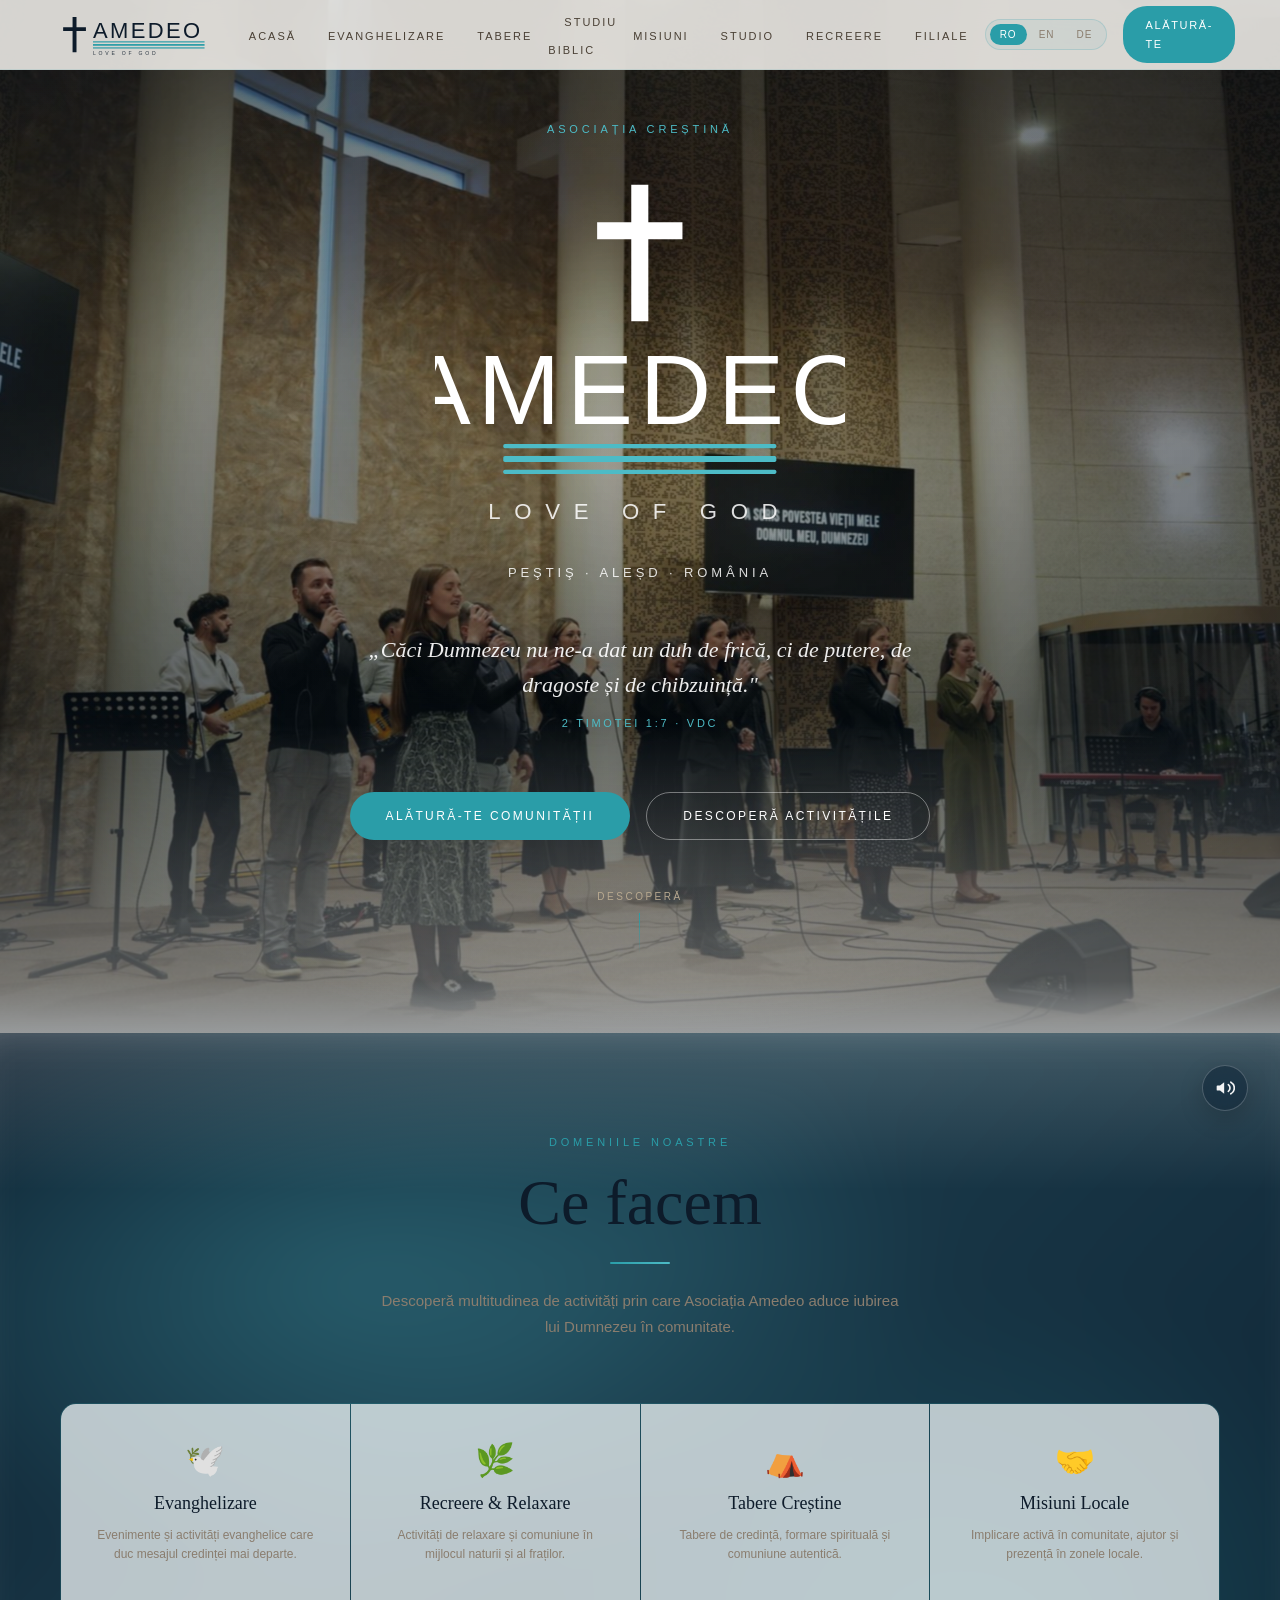
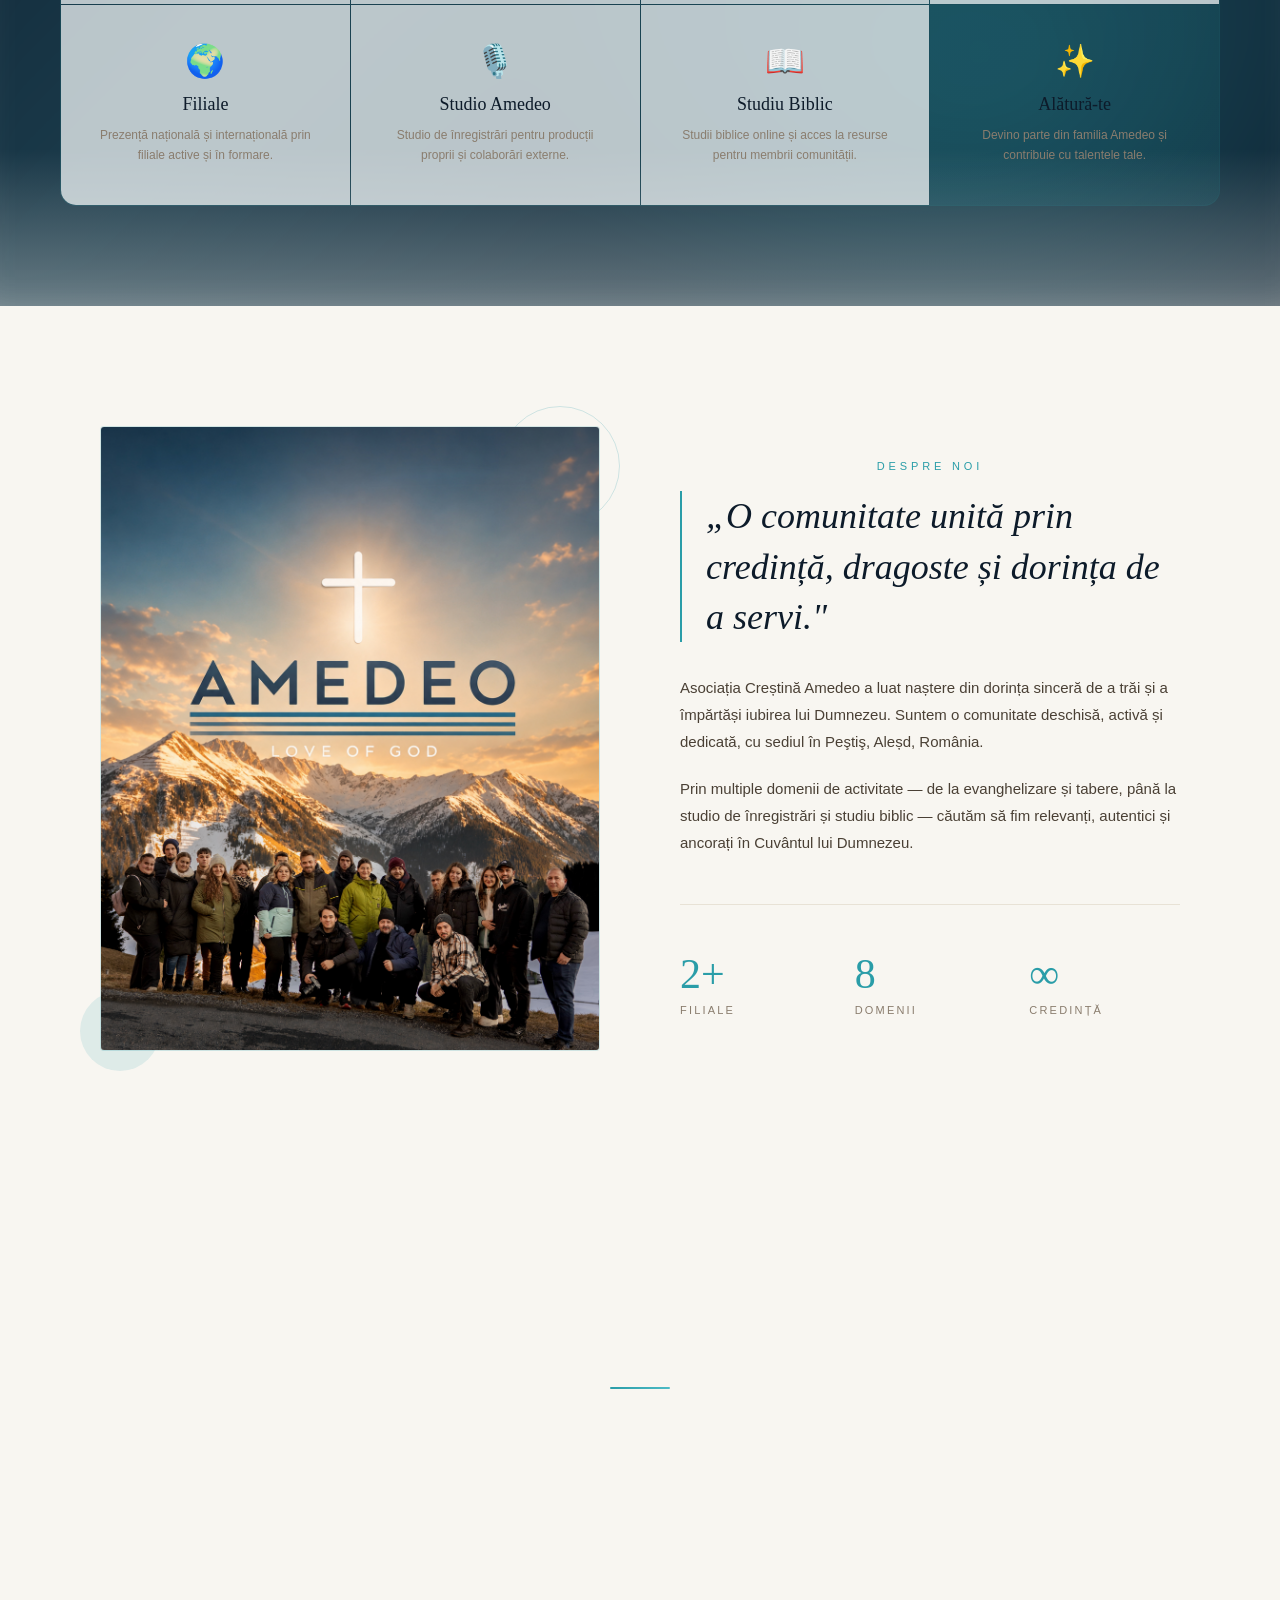
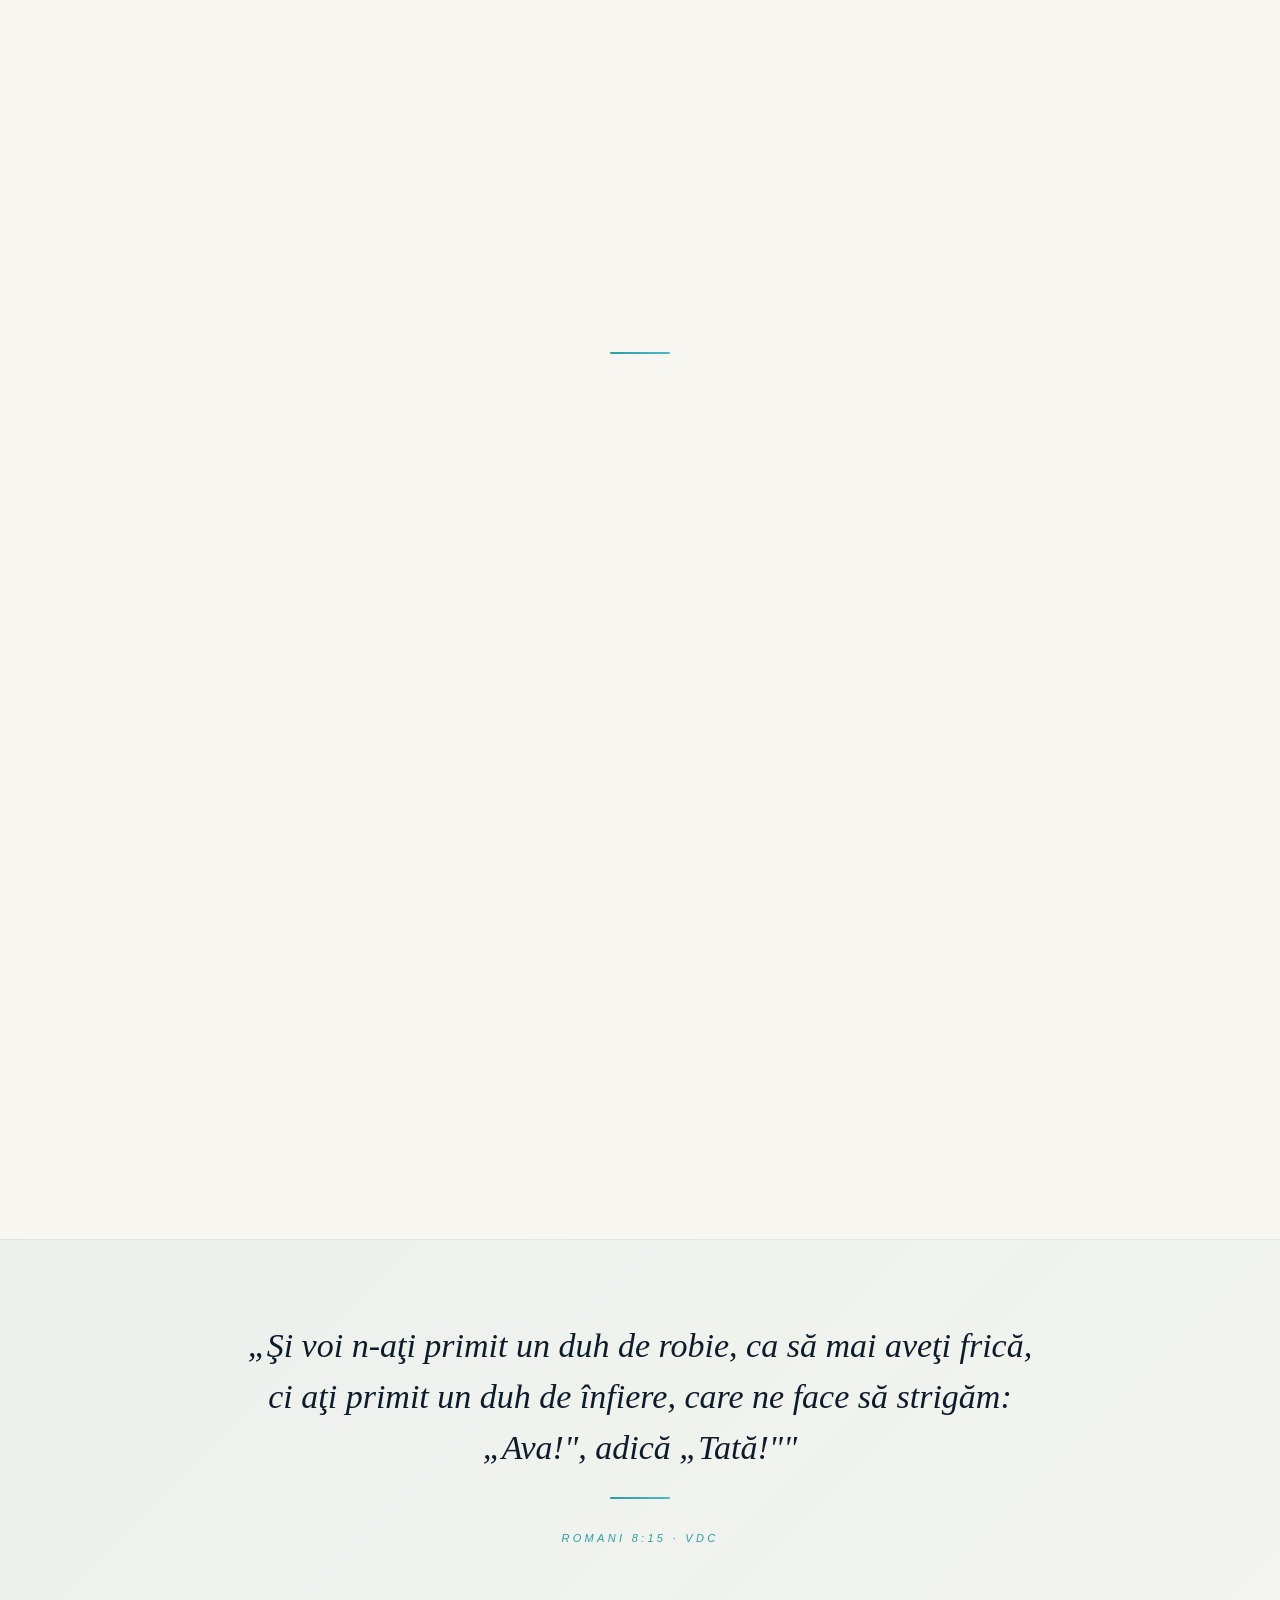
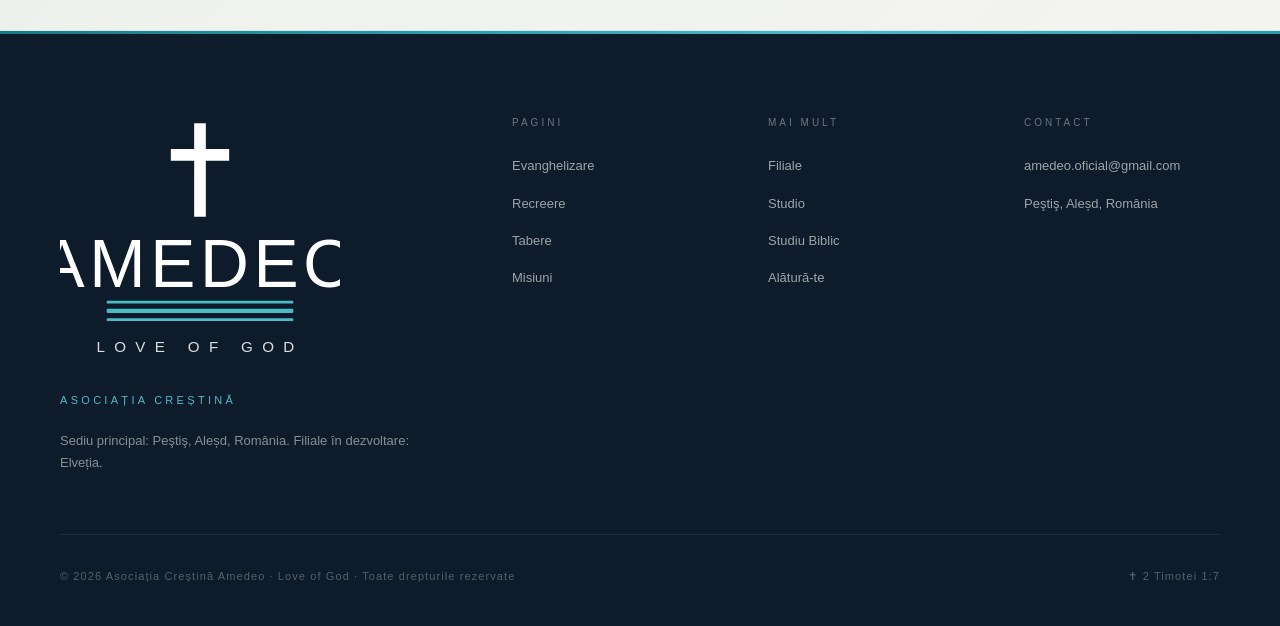
<file: index.html>
<!DOCTYPE html>
<html lang="ro">
<head>
<meta charset="UTF-8">
<meta name="viewport" content="width=device-width, initial-scale=1.0, viewport-fit=cover">
<title>Asociația Creștină Amedeo — Love of God</title>
<meta name="description" content="Asociația Creștină Amedeo — comunitate creștină în Peştiş, Aleșd, România. Evanghelizare, tabere creștine în Alpii Elveției, studio de înregistrări, misiuni locale și studiu biblic.">
<meta name="apple-mobile-web-app-capable" content="yes">
<meta name="apple-mobile-web-app-status-bar-style" content="default">
<meta name="apple-mobile-web-app-title" content="Amedeo">
<meta name="theme-color" content="#f8f6f1">
<!-- ── FAVICON / APP ICONS ── -->
<link rel="icon" href="favicon.ico" sizes="any">
<link rel="icon" href="favicon.svg" type="image/svg+xml">
<link rel="icon" type="image/png" sizes="32x32" href="favicon-32x32.png">
<link rel="icon" type="image/png" sizes="16x16" href="favicon-16x16.png">
<link rel="apple-touch-icon" sizes="180x180" href="apple-touch-icon.png">
<link rel="manifest" href="site.webmanifest">
<link rel="preconnect" href="https://fonts.googleapis.com">
<link href="https://fonts.googleapis.com/css2?family=Bebas+Neue&family=Cormorant+Garamond:ital,wght@0,300;0,400;0,600;1,300;1,400&family=Jost:wght@200;300;400;500&display=swap" rel="stylesheet">
<!-- ── SECURITY HEADERS ── -->
<meta http-equiv="Content-Security-Policy" content="default-src 'self'; script-src 'self' 'unsafe-inline'; style-src 'self' 'unsafe-inline' https://fonts.googleapis.com; font-src 'self' https://fonts.gstatic.com; img-src 'self' data: blob: https://img.youtube.com https://i.ytimg.com; media-src 'self'; frame-src https://www.youtube.com https://www.youtube-nocookie.com; connect-src 'self' https://script.google.com https://script.googleusercontent.com https://*.googleusercontent.com; form-action 'self' https://script.google.com; base-uri 'self'; object-src 'none'; frame-ancestors 'self'; upgrade-insecure-requests">
<meta http-equiv="X-Content-Type-Options" content="nosniff">
<meta name="referrer" content="strict-origin-when-cross-origin">
<meta http-equiv="Permissions-Policy" content="geolocation=(), microphone=(), camera=(), payment=(), usb=(), magnetometer=(), gyroscope=(self), accelerometer=(self), interest-cohort=()">
<!-- ── SEO ── -->
<link rel="canonical" href="https://amedeooficial.org/">
<meta name="keywords" content="amedeo, asociația amedeo, amedeo oficial, love of god, biserică creștină, evanghelizare, tabere creștine, peștiș aleșd, bihor, românia, elveția, misiuni, studio înregistrări, studiu biblic, comunitate creștină">
<meta name="author" content="Asociația Creștină Amedeo">
<meta name="robots" content="index, follow, max-image-preview:large">
<meta name="googlebot" content="index, follow">

<!-- ── OpenGraph (Facebook, LinkedIn, WhatsApp) ── -->
<meta property="og:type" content="website">
<meta property="og:url" content="https://amedeooficial.org/">
<meta property="og:title" content="Asociația Creștină Amedeo — Love of God">
<meta property="og:description" content="Asociația Creștină Amedeo — comunitate creștină în Peştiş, Aleșd, România. Evanghelizare, tabere creștine în Alpii Elveției, studio de înregistrări, misiuni locale și studiu biblic.">
<meta property="og:image" content="https://amedeooficial.org/assets/hero-bg.jpg">
<meta property="og:image:width" content="1800">
<meta property="og:image:height" content="1351">
<meta property="og:locale" content="ro_RO">
<meta property="og:locale:alternate" content="en_US">
<meta property="og:locale:alternate" content="de_DE">
<meta property="og:site_name" content="Asociația Creștină Amedeo — Love of God">

<!-- ── Twitter Cards ── -->
<meta name="twitter:card" content="summary_large_image">
<meta name="twitter:title" content="Asociația Creștină Amedeo — Love of God">
<meta name="twitter:description" content="Asociația Creștină Amedeo — comunitate creștină în Peştiş, Aleșd, România. Evanghelizare, tabere creștine în Alpii Elveției, studio de înregistrări, misiuni locale și studiu biblic.">
<meta name="twitter:image" content="https://amedeooficial.org/assets/hero-bg.jpg">

<!-- ── Structured Data (Schema.org JSON-LD) ── -->
<script type="application/ld+json">
{
  "@context": "https://schema.org",
  "@type": "ReligiousOrganization",
  "name": "Asociația Creștină Amedeo",
  "alternateName": [
    "Amedeo",
    "Amedeo Oficial",
    "Amedeo — Love of God",
    "Asociația Amedeo",
    "Amedeo Christian Association"
  ],
  "url": "https://amedeooficial.org/",
  "logo": "https://amedeooficial.org/assets/hero-bg.jpg",
  "description": "Asociația Creștină Amedeo — Love of God. Comunitate creștină din Peştiş, Aleșd (România) care organizează evanghelizări, tabere creștine în Elveția, misiuni locale, studiu biblic și administrează un studio profesional de înregistrări.",
  "foundingLocation": {
    "@type": "Place",
    "address": {
      "@type": "PostalAddress",
      "addressLocality": "Aleșd",
      "addressRegion": "Bihor",
      "addressCountry": "RO"
    }
  },
  "address": {
    "@type": "PostalAddress",
    "streetAddress": "Peştiş",
    "addressLocality": "Aleșd",
    "addressRegion": "Bihor",
    "postalCode": "415100",
    "addressCountry": "RO"
  },
  "contactPoint": {
    "@type": "ContactPoint",
    "email": "amedeo.oficial@gmail.com",
    "contactType": "general inquiry",
    "availableLanguage": [
      "Romanian",
      "English",
      "German"
    ]
  },
  "sameAs": [
    "https://www.facebook.com/amedeo.oficial/",
    "https://www.instagram.com/amedeo.oficial/",
    "https://www.youtube.com/c/AmedeoOficial"
  ],
  "knowsAbout": [
    "Evanghelizare",
    "Tabere creștine",
    "Misiuni locale",
    "Studiu biblic",
    "Studio de înregistrări",
    "Comunitate creștină"
  ],
  "areaServed": [
    {
      "@type": "Country",
      "name": "Romania"
    },
    {
      "@type": "Country",
      "name": "Switzerland"
    }
  ]
}
</script>
<script type="application/ld+json">
{
  "@context": "https://schema.org",
  "@type": "WebSite",
  "url": "https://amedeooficial.org/",
  "name": "Asociația Creștină Amedeo — Love of God",
  "inLanguage": "ro-RO",
  "publisher": {
    "@type": "ReligiousOrganization",
    "name": "Asociația Creștină Amedeo"
  }
}
</script>
<link rel="stylesheet" href="assets/css/style.css">
</head>
<body>

<!-- ── NAVIGATION ── -->
<nav id="main-nav">
  <div class="nav-logo" onclick="showPage('home')" aria-label="Amedeo — Acasă">
    <svg class="amedeo-logo" viewBox="0 0 220 56" xmlns="http://www.w3.org/2000/svg" role="img" aria-hidden="true">
      <path class="logo-cross" d="M16 5 L21 5 L21 18 L33 18 L33 23 L21 23 L21 50 L16 50 L16 23 L4 23 L4 18 L16 18 Z"/>
      <text class="logo-name" x="42" y="32"
        font-family="'Bebas Neue', 'Impact', sans-serif" font-size="28" letter-spacing="3">AMEDEO</text>
      <g class="logo-lines">
        <rect x="42" y="36" width="142" height="1.5"/>
        <rect x="42" y="39.5" width="142" height="2.2"/>
        <rect x="42" y="43.7" width="142" height="1.5"/>
      </g>
      <text class="logo-tagline" x="42" y="54"
        font-family="'Jost', sans-serif" font-size="6.5" letter-spacing="3.5" font-weight="300">LOVE OF GOD</text>
    </svg>
  </div>

  <ul class="nav-links" id="nav-links">
    <li><a onclick="showPage('home')" data-i18n="nav.home">Acasă</a></li>
    <li><a onclick="showPage('evanghelizare')" data-i18n="nav.ev">Evanghelizare</a></li>
    <li><a onclick="showPage('tabere')" data-i18n="nav.tab">Tabere</a></li>
    <li><a onclick="showPage('biblic')" data-i18n="nav.bib">Studiu Biblic</a></li>
    <li><a onclick="showPage('misiuni')" data-i18n="nav.mis">Misiuni</a></li>
    <li><a onclick="showPage('studio')" data-i18n="nav.stu">Studio</a></li>
    <li><a onclick="showPage('recreere')" data-i18n="nav.rec">Recreere</a></li>
    <li><a onclick="showPage('filiale')" data-i18n="nav.fil">Filiale</a></li>
  </ul>

  <div class="nav-right">
    <div class="lang-switcher">
      <button class="lang-btn active" onclick="setLang('ro')">RO</button>
      <button class="lang-btn" onclick="setLang('en')">EN</button>
      <button class="lang-btn" onclick="setLang('de')">DE</button>
    </div>
    <a class="nav-cta" onclick="showPage('alatura')" data-i18n="nav.join">Alătură-te</a>
    <button class="nav-hamburger" onclick="toggleMobileNav()" aria-label="Menu">
      <span></span><span></span><span></span>
    </button>
  </div>
</nav>

<!-- ── MOBILE NAV ── -->
<div class="mobile-nav" id="mobile-nav">
  <button class="mobile-nav-close" onclick="toggleMobileNav()">✕</button>
  <svg class="amedeo-logo mobile-nav-logo" viewBox="0 0 240 220" xmlns="http://www.w3.org/2000/svg" role="img" aria-hidden="true">
    <path class="logo-cross" d="M115 8 L125 8 L125 30 L145 30 L145 40 L125 40 L125 88 L115 88 L115 40 L95 40 L95 30 L115 30 Z"/>
    <text class="logo-name" x="120" y="148" text-anchor="middle"
      font-family="'Bebas Neue', 'Impact', sans-serif" font-size="58" letter-spacing="4">AMEDEO</text>
    <g class="logo-lines">
      <rect x="40" y="160" width="160" height="2.5" rx="1"/>
      <rect x="40" y="167" width="160" height="3.5" rx="1"/>
      <rect x="40" y="175" width="160" height="2.5" rx="1"/>
    </g>
    <text class="logo-tagline" x="120" y="204" text-anchor="middle"
      font-family="'Jost', sans-serif" font-size="13" letter-spacing="8" font-weight="300">LOVE OF GOD</text>
  </svg>
  <a onclick="showPage('home');toggleMobileNav()" data-i18n="nav.home">Acasă</a>
  <a onclick="showPage('evanghelizare');toggleMobileNav()" data-i18n="nav.ev">Evanghelizare</a>
  <a onclick="showPage('tabere');toggleMobileNav()" data-i18n="nav.tab">Tabere</a>
  <a onclick="showPage('biblic');toggleMobileNav()" data-i18n="nav.bib">Studiu Biblic</a>
  <a onclick="showPage('misiuni');toggleMobileNav()" data-i18n="nav.mis">Misiuni</a>
  <a onclick="showPage('studio');toggleMobileNav()" data-i18n="nav.stu">Studio</a>
  <a onclick="showPage('recreere');toggleMobileNav()" data-i18n="nav.rec">Recreere</a>
  <a onclick="showPage('filiale');toggleMobileNav()" data-i18n="nav.fil">Filiale</a>
  <a onclick="showPage('alatura');toggleMobileNav()" data-i18n="nav.join">Alătură-te</a>
</div>

<!-- ══════════════════════════════════════════════════ -->
<!-- PAGE: HOME                                         -->
<!-- ══════════════════════════════════════════════════ -->
<div class="page active" id="page-home">

  <section class="hero has-bg">
    <!-- Background group photo: sharp at top, blurs and fades on scroll.
         To replace the photo, swap assets/hero-bg.jpg (1800×1351) and hero-bg-small.jpg (1100×825). -->
    <div class="hero-bg-photo" id="hero-bg-photo">
      <img src="assets/hero-bg.jpg"
           srcset="assets/hero-bg-small.jpg 1100w, assets/hero-bg.jpg 1800w"
           sizes="100vw"
           alt=""
           fetchpriority="high"
           decoding="async"/>
    </div>
    <div class="hero-content">
      <div class="hero-eyebrow" data-i18n="home.eyebrow">Asociația Creștină</div>
      <svg class="amedeo-logo hero-logo" viewBox="0 0 240 220" xmlns="http://www.w3.org/2000/svg" role="img" aria-label="Amedeo — Love of God">
        <path class="logo-cross" d="M115 8 L125 8 L125 30 L145 30 L145 40 L125 40 L125 88 L115 88 L115 40 L95 40 L95 30 L115 30 Z"/>
        <text class="logo-name" x="120" y="148" text-anchor="middle"
          font-family="'Bebas Neue', 'Impact', sans-serif" font-size="58" letter-spacing="4">AMEDEO</text>
        <g class="logo-lines">
          <rect x="40" y="160" width="160" height="2.5" rx="1"/>
          <rect x="40" y="167" width="160" height="3.5" rx="1"/>
          <rect x="40" y="175" width="160" height="2.5" rx="1"/>
        </g>
        <text class="logo-tagline" x="120" y="204" text-anchor="middle"
          font-family="'Jost', sans-serif" font-size="13" letter-spacing="8" font-weight="300">LOVE OF GOD</text>
      </svg>
      <div class="hero-subtitle" data-i18n="home.subtitle">Peştiş · Aleșd · România</div>
      <p class="hero-verse">
        <span data-i18n="home.verse.text">„Căci Dumnezeu nu ne-a dat un duh de frică, ci de putere, de dragoste şi de chibzuinţă."</span>
        <cite data-i18n="home.verse.cite">2 Timotei 1:7 · VDC</cite>
      </p>
      <div class="hero-cta-group">
        <button class="btn-primary" onclick="showPage('alatura')" data-i18n="home.cta1">Alătură-te comunității</button>
        <button class="btn-secondary" onclick="document.getElementById('domains-anchor').scrollIntoView({behavior:'smooth'})" data-i18n="home.cta2">Descoperă activitățile</button>
      </div>
      <div class="scroll-hint">
        <span data-i18n="home.scroll">Descoperă</span>
        <div class="scroll-line"></div>
      </div>
    </div>
  </section>

  <!-- Domains preview -->
  <div id="domains-anchor"></div>
  <section class="domains-section">
    <!-- Background video.
         IMPORTANT: atributul `muted` este OBLIGATORIU pentru ca browser-ul să
         pornească autoplay-ul (Chrome/Safari/Firefox blochează autoplay cu sunet
         înainte de orice interacțiune — e regula universală anti-spam).
         JS-ul (tryAutoEnableVideoAudio) face video.muted = false la prima
         interacțiune (scroll/click/touch) — deci la primul scroll pe pagină
         sunetul apare automat. Atributul `muted` din HTML reprezintă DOAR
         starea inițială (până la prima interacțiune), NU starea finală.
         `preload="auto"` pre-încarcă videoclipul imediat ce intri pe site, ca
         să nu apară fundal negru când scrollezi la prima vizită (fără cache). -->
    <div class="domains-video-bg">
      <video id="domains-video" autoplay muted loop playsinline preload="auto" poster="">
        <source src="assets/domains-bg.mp4" type="video/mp4">
      </video>
    </div>
    <!-- Audio toggle (pulses on first load to invite click) -->
    <button class="video-audio-toggle muted pulse" id="video-audio-toggle"
            aria-label="Activează sunetul video"
            onclick="toggleVideoAudio()">
      <svg class="icon-muted" viewBox="0 0 24 24" fill="none" xmlns="http://www.w3.org/2000/svg">
        <path d="M11 5L6 9H3a1 1 0 0 0-1 1v4a1 1 0 0 0 1 1h3l5 4V5z" fill="currentColor"/>
        <path d="M16 9l5 5m0-5l-5 5" stroke="currentColor" stroke-width="2" stroke-linecap="round"/>
      </svg>
      <svg class="icon-playing" viewBox="0 0 24 24" fill="none" xmlns="http://www.w3.org/2000/svg">
        <path d="M11 5L6 9H3a1 1 0 0 0-1 1v4a1 1 0 0 0 1 1h3l5 4V5z" fill="currentColor"/>
        <path d="M16 8a5 5 0 0 1 0 8M19 5a8 8 0 0 1 0 14" stroke="currentColor" stroke-width="2" stroke-linecap="round" fill="none"/>
      </svg>
    </button>
    <div class="section-label" data-i18n="home.domains.label">Domeniile noastre</div>
    <h2 class="section-title" data-i18n="home.domains.title">Ce facem</h2>
    <div class="teal-divider"></div>
    <p class="section-desc" data-i18n="home.domains.desc">Descoperă multitudinea de activități prin care Asociația Amedeo aduce iubirea lui Dumnezeu în comunitate.</p>

    <div class="domains-grid">
      <div class="domain-card reveal" onclick="showPage('evanghelizare')">
        <span class="domain-icon">🕊️</span>
        <div class="domain-name" data-i18n="dom.ev.name">Evanghelizare</div>
        <div class="domain-desc" data-i18n="dom.ev.desc">Evenimente și activități evanghelice care duc mesajul credinței mai departe.</div>
      </div>
      <div class="domain-card reveal" onclick="showPage('recreere')">
        <span class="domain-icon">🌿</span>
        <div class="domain-name" data-i18n="dom.rec.name">Recreere & Relaxare</div>
        <div class="domain-desc" data-i18n="dom.rec.desc">Activități de relaxare și comuniune în mijlocul naturii și al fraților.</div>
      </div>
      <div class="domain-card reveal" onclick="showPage('tabere')">
        <span class="domain-icon">⛺</span>
        <div class="domain-name" data-i18n="dom.tab.name">Tabere Creștine</div>
        <div class="domain-desc" data-i18n="dom.tab.desc">Tabere de credință, formare spirituală și comuniune autentică.</div>
      </div>
      <div class="domain-card reveal" onclick="showPage('misiuni')">
        <span class="domain-icon">🤝</span>
        <div class="domain-name" data-i18n="dom.mis.name">Misiuni Locale</div>
        <div class="domain-desc" data-i18n="dom.mis.desc">Implicare activă în comunitate, ajutor și prezență în zonele locale.</div>
      </div>
      <div class="domain-card reveal" onclick="showPage('filiale')">
        <span class="domain-icon">🌍</span>
        <div class="domain-name" data-i18n="dom.fil.name">Filiale</div>
        <div class="domain-desc" data-i18n="dom.fil.desc">Prezență națională și internațională prin filiale active și în formare.</div>
      </div>
      <div class="domain-card reveal" onclick="showPage('studio')">
        <span class="domain-icon">🎙️</span>
        <div class="domain-name" data-i18n="dom.stu.name">Studio Amedeo</div>
        <div class="domain-desc" data-i18n="dom.stu.desc">Studio de înregistrări pentru producții proprii și colaborări externe.</div>
      </div>
      <div class="domain-card reveal" onclick="showPage('biblic')">
        <span class="domain-icon">📖</span>
        <div class="domain-name" data-i18n="dom.bib.name">Studiu Biblic</div>
        <div class="domain-desc" data-i18n="dom.bib.desc">Studii biblice online și acces la resurse pentru membrii comunității.</div>
      </div>
      <div class="domain-card reveal" onclick="showPage('alatura')" style="background: linear-gradient(135deg, rgba(42,157,168,0.08), rgba(42,157,168,0.03));">
        <span class="domain-icon">✨</span>
        <div class="domain-name" data-i18n="dom.join.name">Alătură-te</div>
        <div class="domain-desc" data-i18n="dom.join.desc">Devino parte din familia Amedeo și contribuie cu talentele tale.</div>
      </div>
    </div>
  </section>

  <!-- About -->
  <section class="about-section reveal">
    <div class="about-visual">
      <div class="about-img-placeholder">
        <img class="about-img-real" src="assets/about.jpg" alt="" loading="lazy" onerror="this.style.display='none'">
        <span style="position:relative;z-index:0">✝</span>
        <span style="position:relative;z-index:0" data-i18n="placeholder.photo">Foto Asociație</span>
      </div>
      <div class="about-accent"></div>
      <div class="about-accent-2"></div>
    </div>
    <div class="about-content">
      <div class="section-label" data-i18n="about.label">Despre noi</div>
      <blockquote class="about-quote" data-i18n="about.quote">„O comunitate unită prin credință, dragoste și dorința de a servi."</blockquote>
      <p class="about-text" data-i18n="about.p1">Asociația Creștină Amedeo a luat naștere din dorința sinceră de a trăi și a împărtăși iubirea lui Dumnezeu. Suntem o comunitate deschisă, activă și dedicată, cu sediul în Peştiş, Aleșd, România.</p>
      <p class="about-text" data-i18n="about.p2">Prin multiple domenii de activitate — de la evanghelizare și tabere, până la studio de înregistrări și studiu biblic — căutăm să fim relevanți, autentici și ancorați în Cuvântul lui Dumnezeu.</p>
      <div class="about-stats">
        <div>
          <div class="stat-num">2+</div>
          <div class="stat-label" data-i18n="about.stat1">Filiale</div>
        </div>
        <div>
          <div class="stat-num">8</div>
          <div class="stat-label" data-i18n="about.stat2">Domenii</div>
        </div>
        <div>
          <div class="stat-num">∞</div>
          <div class="stat-label" data-i18n="about.stat3">Credință</div>
        </div>
      </div>
    </div>
  </section>

  <!-- ── CONNECT & DONATE SECTION ── -->
  <section class="connect-section">
    <div class="section-label reveal" data-i18n="connect.label">Conectează-te</div>
    <h2 class="section-title reveal" data-i18n="connect.title">Urmărește-ne</h2>
    <div class="teal-divider"></div>
    <p class="section-desc reveal" data-i18n="connect.desc">Fii aproape de comunitatea Amedeo pe rețelele sociale — postăm momente, mărturii, evenimente și gânduri spirituale.</p>

    <div class="socials-grid">
      <a class="social-card fb reveal" href="https://www.facebook.com/amedeo.oficial/" target="_blank" rel="noopener noreferrer" aria-label="Facebook">
        <div class="social-icon">
          <svg viewBox="0 0 24 24" fill="currentColor" xmlns="http://www.w3.org/2000/svg">
            <path d="M24 12.073c0-6.627-5.373-12-12-12s-12 5.373-12 12c0 5.99 4.388 10.954 10.125 11.854v-8.385H7.078v-3.47h3.047V9.43c0-3.007 1.792-4.669 4.533-4.669 1.312 0 2.686.235 2.686.235v2.953H15.83c-1.491 0-1.956.925-1.956 1.874v2.25h3.328l-.532 3.47h-2.796v8.385C19.612 23.027 24 18.062 24 12.073z"/>
          </svg>
        </div>
        <div class="social-name">Facebook</div>
        <div class="social-handle">@amedeo.oficial</div>
      </a>

      <a class="social-card ig reveal" href="https://www.instagram.com/amedeo.oficial/" target="_blank" rel="noopener noreferrer" aria-label="Instagram">
        <div class="social-icon">
          <svg viewBox="0 0 24 24" fill="currentColor" xmlns="http://www.w3.org/2000/svg">
            <path d="M12 2.163c3.204 0 3.584.012 4.85.07 3.252.148 4.771 1.691 4.919 4.919.058 1.265.069 1.645.069 4.849 0 3.205-.012 3.584-.069 4.849-.149 3.225-1.664 4.771-4.919 4.919-1.266.058-1.644.07-4.85.07-3.204 0-3.584-.012-4.849-.07-3.26-.149-4.771-1.699-4.919-4.92-.058-1.265-.07-1.644-.07-4.849 0-3.204.013-3.583.07-4.849.149-3.227 1.664-4.771 4.919-4.919 1.266-.057 1.645-.069 4.849-.069zM12 0C8.741 0 8.333.014 7.053.072 2.695.272.273 2.69.073 7.052.014 8.333 0 8.741 0 12c0 3.259.014 3.668.072 4.948.2 4.358 2.618 6.78 6.98 6.98C8.333 23.986 8.741 24 12 24c3.259 0 3.668-.014 4.948-.072 4.354-.2 6.782-2.618 6.979-6.98.059-1.28.073-1.689.073-4.948 0-3.259-.014-3.667-.072-4.947-.196-4.354-2.617-6.78-6.979-6.98C15.668.014 15.259 0 12 0zm0 5.838a6.162 6.162 0 100 12.324 6.162 6.162 0 000-12.324zM12 16a4 4 0 110-8 4 4 0 010 8zm6.406-11.845a1.44 1.44 0 100 2.881 1.44 1.44 0 000-2.881z"/>
          </svg>
        </div>
        <div class="social-name">Instagram</div>
        <div class="social-handle">@amedeo.oficial</div>
      </a>

      <a class="social-card yt reveal" href="https://www.youtube.com/c/AmedeoOficial" target="_blank" rel="noopener noreferrer" aria-label="YouTube">
        <div class="social-icon">
          <svg viewBox="0 0 24 24" fill="currentColor" xmlns="http://www.w3.org/2000/svg">
            <path d="M23.498 6.186a3.016 3.016 0 0 0-2.122-2.136C19.505 3.545 12 3.545 12 3.545s-7.505 0-9.377.505A3.017 3.017 0 0 0 .502 6.186C0 8.07 0 12 0 12s0 3.93.502 5.814a3.016 3.016 0 0 0 2.122 2.136c1.871.505 9.376.505 9.376.505s7.505 0 9.377-.505a3.015 3.015 0 0 0 2.122-2.136C24 15.93 24 12 24 12s0-3.93-.502-5.814zM9.545 15.568V8.432L15.818 12l-6.273 3.568z"/>
          </svg>
        </div>
        <div class="social-name">YouTube</div>
        <div class="social-handle">@AmedeoOficial</div>
      </a>
    </div>

    <!-- ── DONATIONS ── -->
    <div class="section-label reveal" data-i18n="donate.label">Susținere</div>
    <h2 class="section-title reveal" data-i18n="donate.title">Susține lucrarea</h2>
    <div class="teal-divider"></div>
    <p class="section-desc reveal" data-i18n="donate.desc">Dărnicia ta ne ajută să ducem mai departe vestea Evangheliei — prin tabere, evenimente, misiuni și prezență în comunitate.</p>

    <div class="donations-block reveal">
      <p class="donations-verse">
        <span data-i18n="donate.verse.text">„Fiecare să dea după cum a hotărât în inima lui: nu cu părere de rău sau de silă, căci pe cine dă cu bucurie îl iubește Dumnezeu."</span>
        <cite data-i18n="donate.verse.cite">2 Corinteni 9:7 · VDC</cite>
      </p>

      <div class="donations-grid">
        <!-- RON -->
        <div class="donation-card">
          <div class="donation-head">
            <div class="donation-flag" aria-hidden="true">
              <svg viewBox="0 0 3 2" xmlns="http://www.w3.org/2000/svg">
                <rect width="1" height="2" x="0" y="0" fill="#002B7F"/>
                <rect width="1" height="2" x="1" y="0" fill="#FCD116"/>
                <rect width="1" height="2" x="2" y="0" fill="#CE1126"/>
              </svg>
            </div>
            <div>
              <div class="donation-currency">RON</div>
              <div class="donation-currency-label" data-i18n="donate.currency.ron">Lei · România</div>
            </div>
          </div>
          <div class="donation-row">
            <div class="donation-label" data-i18n="donate.holder">Titular</div>
            <div class="donation-value">Asociația Creștină Amedeo</div>
          </div>
          <div class="donation-row">
            <div class="donation-label" data-i18n="donate.bank">Bancă</div>
            <div class="donation-value">Banca Transilvania</div>
          </div>
          <div class="donation-row">
            <div class="donation-label">IBAN</div>
            <div class="donation-iban">RO35 BTRL RONC RT05 6537 7301</div>
          </div>
          <button class="copy-iban-btn" data-iban="RO35BTRLRONCRT0565377301" onclick="copyIBAN(this)">
            <svg viewBox="0 0 24 24" fill="none" stroke="currentColor" stroke-width="2" stroke-linecap="round" stroke-linejoin="round">
              <rect x="9" y="9" width="13" height="13" rx="2" ry="2"/>
              <path d="M5 15H4a2 2 0 0 1-2-2V4a2 2 0 0 1 2-2h9a2 2 0 0 1 2 2v1"/>
            </svg>
            <span class="copy-text" data-i18n="donate.copy">Copiază IBAN</span>
          </button>
        </div>

        <!-- EUR -->
        <div class="donation-card">
          <div class="donation-head">
            <div class="donation-flag" aria-hidden="true">
              <svg viewBox="0 0 3 2" xmlns="http://www.w3.org/2000/svg">
                <rect width="3" height="2" fill="#003399"/>
                <g fill="#FFCC00">
                  <circle cx="1.5" cy="1" r="0.075"/>
                  <circle cx="1.5" cy="0.4" r="0.075"/>
                  <circle cx="1.5" cy="1.6" r="0.075"/>
                  <circle cx="0.9" cy="1" r="0.075"/>
                  <circle cx="2.1" cy="1" r="0.075"/>
                  <circle cx="1.02" cy="0.55" r="0.075"/>
                  <circle cx="1.98" cy="0.55" r="0.075"/>
                  <circle cx="1.02" cy="1.45" r="0.075"/>
                  <circle cx="1.98" cy="1.45" r="0.075"/>
                  <circle cx="0.78" cy="0.7" r="0.075"/>
                  <circle cx="2.22" cy="0.7" r="0.075"/>
                  <circle cx="0.78" cy="1.3" r="0.075"/>
                </g>
              </svg>
            </div>
            <div>
              <div class="donation-currency">EUR</div>
              <div class="donation-currency-label" data-i18n="donate.currency.eur">Euro · Internațional</div>
            </div>
          </div>
          <div class="donation-row">
            <div class="donation-label" data-i18n="donate.holder">Titular</div>
            <div class="donation-value">Asociația Creștină Amedeo</div>
          </div>
          <div class="donation-row">
            <div class="donation-label" data-i18n="donate.bank">Bancă</div>
            <div class="donation-value">Banca Transilvania</div>
          </div>
          <div class="donation-row">
            <div class="donation-label">IBAN</div>
            <div class="donation-iban">RO82 BTRL EURC RT05 6537 7301</div>
          </div>
          <div class="donation-row">
            <div class="donation-label">SWIFT / BIC</div>
            <div class="donation-value">BTRLRO22</div>
          </div>
          <button class="copy-iban-btn" data-iban="RO82BTRLEURCRT0565377301" onclick="copyIBAN(this)">
            <svg viewBox="0 0 24 24" fill="none" stroke="currentColor" stroke-width="2" stroke-linecap="round" stroke-linejoin="round">
              <rect x="9" y="9" width="13" height="13" rx="2" ry="2"/>
              <path d="M5 15H4a2 2 0 0 1-2-2V4a2 2 0 0 1 2-2h9a2 2 0 0 1 2 2v1"/>
            </svg>
            <span class="copy-text" data-i18n="donate.copy">Copiază IBAN</span>
          </button>
        </div>

        <!-- CHF -->
        <div class="donation-card">
          <div class="donation-head">
            <div class="donation-flag" aria-hidden="true">
              <svg viewBox="0 0 32 32" xmlns="http://www.w3.org/2000/svg">
                <rect width="32" height="32" fill="#DA291C"/>
                <rect x="13" y="6" width="6" height="20" fill="#fff"/>
                <rect x="6" y="13" width="20" height="6" fill="#fff"/>
              </svg>
            </div>
            <div>
              <div class="donation-currency">CHF</div>
              <div class="donation-currency-label" data-i18n="donate.currency.chf">Franci · Elveția</div>
            </div>
          </div>
          <div class="donation-row">
            <div class="donation-label" data-i18n="donate.holder">Titular</div>
            <div class="donation-value">Asociația Creștină Amedeo</div>
          </div>
          <div class="donation-row">
            <div class="donation-label" data-i18n="donate.bank">Bancă</div>
            <div class="donation-value">Banca Transilvania</div>
          </div>
          <div class="donation-row">
            <div class="donation-label">IBAN</div>
            <div class="donation-iban">RO61 BTRL CHFC RT05 6537 7301</div>
          </div>
          <div class="donation-row">
            <div class="donation-label">SWIFT / BIC</div>
            <div class="donation-value">BTRLRO22</div>
          </div>
          <button class="copy-iban-btn" data-iban="RO61BTRLCHFCRT0565377301" onclick="copyIBAN(this)">
            <svg viewBox="0 0 24 24" fill="none" stroke="currentColor" stroke-width="2" stroke-linecap="round" stroke-linejoin="round">
              <rect x="9" y="9" width="13" height="13" rx="2" ry="2"/>
              <path d="M5 15H4a2 2 0 0 1-2-2V4a2 2 0 0 1 2-2h9a2 2 0 0 1 2 2v1"/>
            </svg>
            <span class="copy-text" data-i18n="donate.copy">Copiază IBAN</span>
          </button>
        </div>
      </div>
    </div>
  </section>

  <div class="verse-banner reveal">
    <blockquote data-i18n="home.verse2.text">„Şi voi n-aţi primit un duh de robie, ca să mai aveţi frică, ci aţi primit un duh de înfiere, care ne face să strigăm: „Ava!", adică „Tată!""</blockquote>
    <div class="teal-divider"></div>
    <cite data-i18n="home.verse2.cite">Romani 8:15 · VDC</cite>
  </div>

  <!-- Footer -->
  <div class="footer-teal-line"></div>
  <footer>
    <div class="footer-grid">
      <div>
        <svg class="amedeo-logo light footer-logo" viewBox="0 0 240 220" xmlns="http://www.w3.org/2000/svg" role="img" aria-label="Amedeo — Love of God">
          <path class="logo-cross" d="M115 8 L125 8 L125 30 L145 30 L145 40 L125 40 L125 88 L115 88 L115 40 L95 40 L95 30 L115 30 Z"/>
          <text class="logo-name" x="120" y="148" text-anchor="middle"
            font-family="'Bebas Neue', 'Impact', sans-serif" font-size="58" letter-spacing="4">AMEDEO</text>
          <g class="logo-lines">
            <rect x="40" y="160" width="160" height="2.5" rx="1"/>
            <rect x="40" y="167" width="160" height="3.5" rx="1"/>
            <rect x="40" y="175" width="160" height="2.5" rx="1"/>
          </g>
          <text class="logo-tagline" x="120" y="204" text-anchor="middle"
            font-family="'Jost', sans-serif" font-size="13" letter-spacing="8" font-weight="300">LOVE OF GOD</text>
        </svg>
        <div class="footer-brand-tagline" data-i18n="footer.brand.name">Asociația Creștină</div>
        <p class="footer-brand-text" data-i18n="footer.desc">Sediu principal: Peştiş, Aleșd, România.<br>Filiale în dezvoltare: Elveția.</p>
      </div>
      <div>
        <div class="footer-col-title" data-i18n="footer.pages">Pagini</div>
        <ul class="footer-links">
          <li><a onclick="showPage('evanghelizare')" data-i18n="nav.ev">Evanghelizare</a></li>
          <li><a onclick="showPage('recreere')" data-i18n="nav.rec">Recreere</a></li>
          <li><a onclick="showPage('tabere')" data-i18n="nav.tab">Tabere</a></li>
          <li><a onclick="showPage('misiuni')" data-i18n="nav.mis">Misiuni</a></li>
        </ul>
      </div>
      <div>
        <div class="footer-col-title" data-i18n="footer.more">Mai mult</div>
        <ul class="footer-links">
          <li><a onclick="showPage('filiale')" data-i18n="nav.fil">Filiale</a></li>
          <li><a onclick="showPage('studio')" data-i18n="nav.stu">Studio</a></li>
          <li><a onclick="showPage('biblic')" data-i18n="nav.bib">Studiu Biblic</a></li>
          <li><a onclick="showPage('alatura')" data-i18n="nav.join">Alătură-te</a></li>
        </ul>
      </div>
      <div>
        <div class="footer-col-title" data-i18n="footer.contact">Contact</div>
        <ul class="footer-links">
          <li><a href="#" data-user="amedeo.oficial" data-domain="gmail.com" class="js-email">…@…</a></li>
          <li><a data-i18n="footer.location">Peştiş, Aleșd, România</a></li>
        </ul>
      </div>
    </div>
    <div class="footer-bottom">
      <span>© 2026 Asociația Creștină Amedeo · Love of God · <span data-i18n="footer.rights">Toate drepturile rezervate</span></span>
      <span>✝ 2 Timotei 1:7</span>
    </div>
  </footer>
</div>

<!-- ── YOUTUBE LIGHTBOX MODAL ── -->
<div class="youtube-modal" id="youtube-modal" onclick="if(event.target===this) closeYouTube()" aria-hidden="true" role="dialog">
  <div class="youtube-modal-content">
    <button class="youtube-modal-close" onclick="closeYouTube()" aria-label="Închide video">✕</button>
    <iframe id="youtube-iframe" src="" title="Video Amedeo"
            allow="accelerometer; autoplay; clipboard-write; encrypted-media; gyroscope; picture-in-picture; web-share"
            allowfullscreen></iframe>
    <div class="youtube-modal-hint" data-i18n="yt.hint">ESC sau click în afară pentru a închide</div>
  </div>
</div>

<script src="assets/js/translations.js"></script>
<script src="assets/js/app.js"></script>
</body>
</html>
</file>
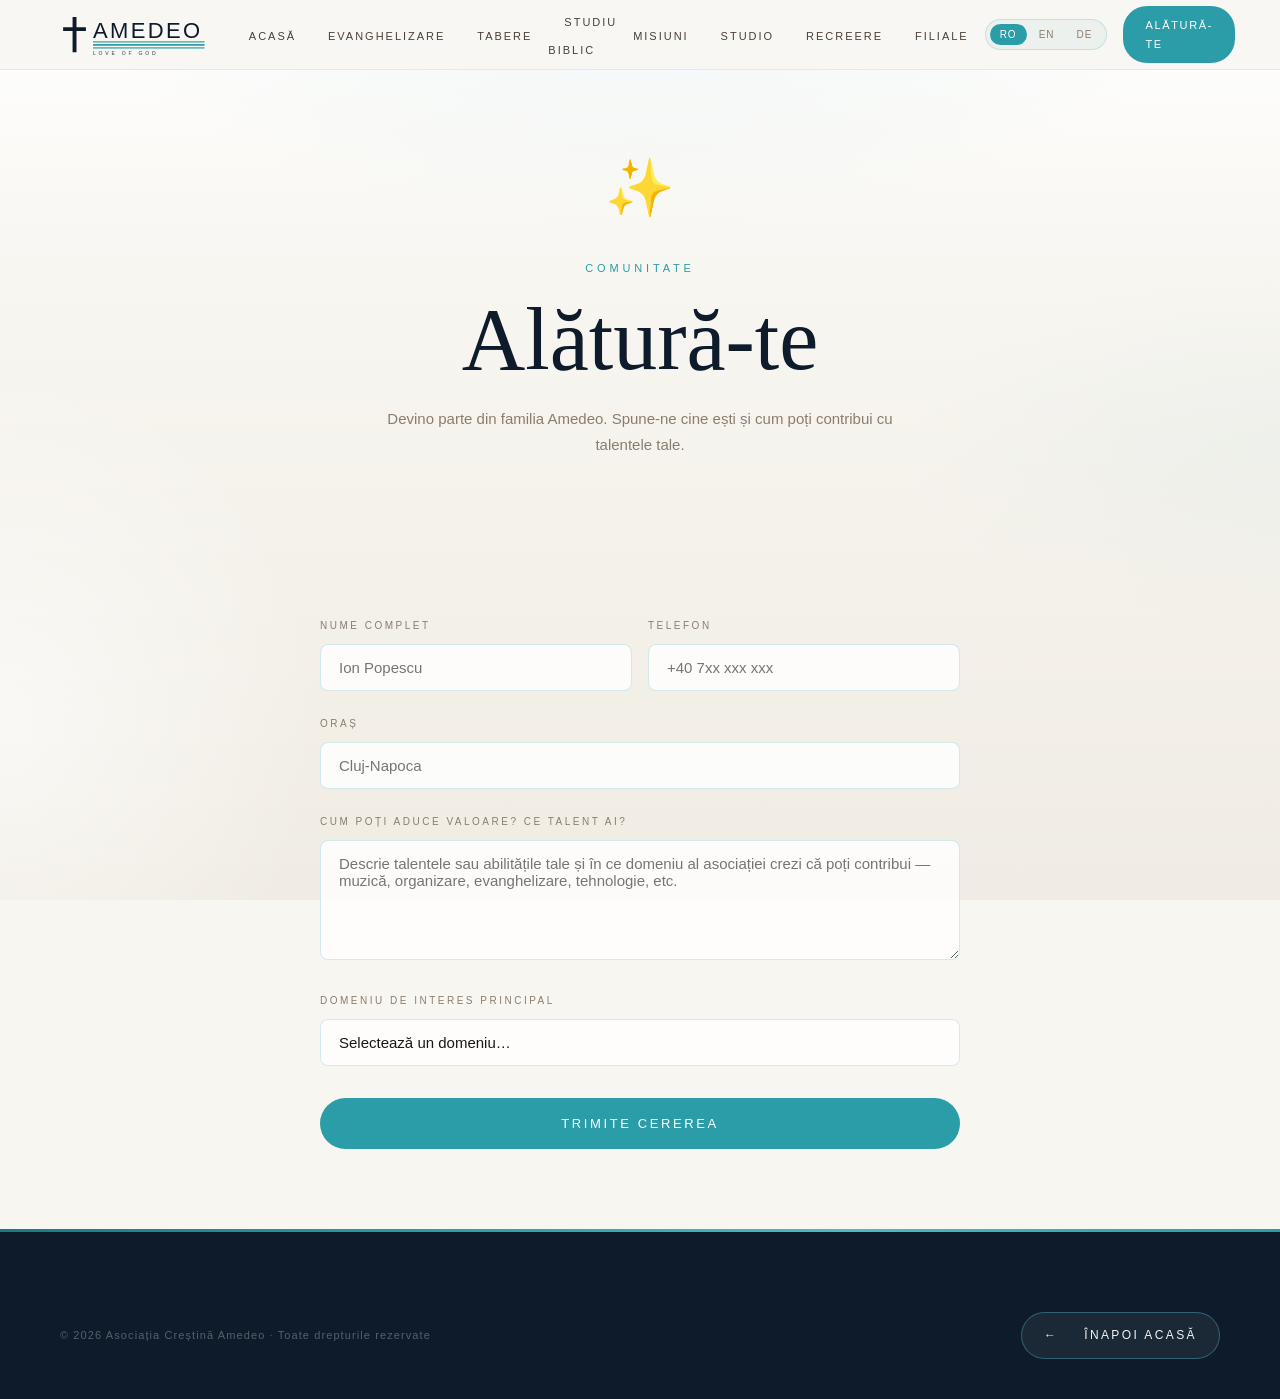
<file: alatura.html>
<!DOCTYPE html>
<html lang="ro">
<head>
<meta charset="UTF-8">
<meta name="viewport" content="width=device-width, initial-scale=1.0, viewport-fit=cover">
<title>Alătură-te — Comunitatea Amedeo</title>
<meta name="description" content="Devino parte din familia Amedeo. Trimite cererea ta de alăturare și contribuie cu talentele tale în lucrarea Asociației Creștine Amedeo.">
<meta name="apple-mobile-web-app-capable" content="yes">
<meta name="apple-mobile-web-app-status-bar-style" content="default">
<meta name="apple-mobile-web-app-title" content="Amedeo">
<meta name="theme-color" content="#f8f6f1">
<!-- ── FAVICON / APP ICONS ── -->
<link rel="icon" href="favicon.ico" sizes="any">
<link rel="icon" href="favicon.svg" type="image/svg+xml">
<link rel="icon" type="image/png" sizes="32x32" href="favicon-32x32.png">
<link rel="icon" type="image/png" sizes="16x16" href="favicon-16x16.png">
<link rel="apple-touch-icon" sizes="180x180" href="apple-touch-icon.png">
<link rel="manifest" href="site.webmanifest">
<link rel="preconnect" href="https://fonts.googleapis.com">
<link href="https://fonts.googleapis.com/css2?family=Bebas+Neue&family=Cormorant+Garamond:ital,wght@0,300;0,400;0,600;1,300;1,400&family=Jost:wght@200;300;400;500&display=swap" rel="stylesheet">
<!-- ── SECURITY HEADERS ── -->
<meta http-equiv="Content-Security-Policy" content="default-src 'self'; script-src 'self' 'unsafe-inline'; style-src 'self' 'unsafe-inline' https://fonts.googleapis.com; font-src 'self' https://fonts.gstatic.com; img-src 'self' data: blob: https://img.youtube.com https://i.ytimg.com; media-src 'self'; frame-src https://www.youtube.com https://www.youtube-nocookie.com; connect-src 'self' https://script.google.com https://script.googleusercontent.com https://*.googleusercontent.com; form-action 'self' https://script.google.com; base-uri 'self'; object-src 'none'; frame-ancestors 'self'; upgrade-insecure-requests">
<meta http-equiv="X-Content-Type-Options" content="nosniff">
<meta name="referrer" content="strict-origin-when-cross-origin">
<meta http-equiv="Permissions-Policy" content="geolocation=(), microphone=(), camera=(), payment=(), usb=(), magnetometer=(), gyroscope=(self), accelerometer=(self), interest-cohort=()">
<!-- ── SEO ── -->
<link rel="canonical" href="https://amedeooficial.org/alatura.html">
<meta name="keywords" content="amedeo, asociația amedeo, amedeo oficial, love of god, biserică creștină, evanghelizare, tabere creștine, peștiș aleșd, bihor, românia, elveția, misiuni, studio înregistrări, studiu biblic, comunitate creștină">
<meta name="author" content="Asociația Creștină Amedeo">
<meta name="robots" content="index, follow, max-image-preview:large">
<meta name="googlebot" content="index, follow">

<!-- ── OpenGraph (Facebook, LinkedIn, WhatsApp) ── -->
<meta property="og:type" content="website">
<meta property="og:url" content="https://amedeooficial.org/alatura.html">
<meta property="og:title" content="Alătură-te — Comunitatea Amedeo">
<meta property="og:description" content="Devino parte din familia Amedeo. Trimite cererea ta de alăturare și contribuie cu talentele tale în lucrarea Asociației Creștine Amedeo.">
<meta property="og:image" content="https://amedeooficial.org/assets/hero-bg.jpg">
<meta property="og:image:width" content="1800">
<meta property="og:image:height" content="1351">
<meta property="og:locale" content="ro_RO">
<meta property="og:locale:alternate" content="en_US">
<meta property="og:locale:alternate" content="de_DE">
<meta property="og:site_name" content="Asociația Creștină Amedeo — Love of God">

<!-- ── Twitter Cards ── -->
<meta name="twitter:card" content="summary_large_image">
<meta name="twitter:title" content="Alătură-te — Comunitatea Amedeo">
<meta name="twitter:description" content="Devino parte din familia Amedeo. Trimite cererea ta de alăturare și contribuie cu talentele tale în lucrarea Asociației Creștine Amedeo.">
<meta name="twitter:image" content="https://amedeooficial.org/assets/hero-bg.jpg">

<!-- ── Structured Data (Schema.org JSON-LD) ── -->
<script type="application/ld+json">
{
  "@context": "https://schema.org",
  "@type": "ReligiousOrganization",
  "name": "Asociația Creștină Amedeo",
  "alternateName": [
    "Amedeo",
    "Amedeo Oficial",
    "Amedeo — Love of God",
    "Asociația Amedeo",
    "Amedeo Christian Association"
  ],
  "url": "https://amedeooficial.org/",
  "logo": "https://amedeooficial.org/assets/hero-bg.jpg",
  "description": "Asociația Creștină Amedeo — Love of God. Comunitate creștină din Peştiş, Aleșd (România) care organizează evanghelizări, tabere creștine în Elveția, misiuni locale, studiu biblic și administrează un studio profesional de înregistrări.",
  "foundingLocation": {
    "@type": "Place",
    "address": {
      "@type": "PostalAddress",
      "addressLocality": "Aleșd",
      "addressRegion": "Bihor",
      "addressCountry": "RO"
    }
  },
  "address": {
    "@type": "PostalAddress",
    "streetAddress": "Peştiş",
    "addressLocality": "Aleșd",
    "addressRegion": "Bihor",
    "postalCode": "415100",
    "addressCountry": "RO"
  },
  "contactPoint": {
    "@type": "ContactPoint",
    "email": "amedeo.oficial@gmail.com",
    "contactType": "general inquiry",
    "availableLanguage": [
      "Romanian",
      "English",
      "German"
    ]
  },
  "sameAs": [
    "https://www.facebook.com/amedeo.oficial/",
    "https://www.instagram.com/amedeo.oficial/",
    "https://www.youtube.com/c/AmedeoOficial"
  ],
  "knowsAbout": [
    "Evanghelizare",
    "Tabere creștine",
    "Misiuni locale",
    "Studiu biblic",
    "Studio de înregistrări",
    "Comunitate creștină"
  ],
  "areaServed": [
    {
      "@type": "Country",
      "name": "Romania"
    },
    {
      "@type": "Country",
      "name": "Switzerland"
    }
  ]
}
</script>
<script type="application/ld+json">
{
  "@context": "https://schema.org",
  "@type": "WebSite",
  "url": "https://amedeooficial.org/",
  "name": "Asociația Creștină Amedeo — Love of God",
  "inLanguage": "ro-RO",
  "publisher": {
    "@type": "ReligiousOrganization",
    "name": "Asociația Creștină Amedeo"
  }
}
</script>
<link rel="stylesheet" href="assets/css/style.css">
</head>
<body>
<nav id="main-nav">
  <div class="nav-logo" onclick="showPage('home')" aria-label="Amedeo — Acasă">
    <svg class="amedeo-logo" viewBox="0 0 220 56" xmlns="http://www.w3.org/2000/svg" role="img" aria-hidden="true">
      <path class="logo-cross" d="M16 5 L21 5 L21 18 L33 18 L33 23 L21 23 L21 50 L16 50 L16 23 L4 23 L4 18 L16 18 Z"/>
      <text class="logo-name" x="42" y="32" font-family="'Bebas Neue', 'Impact', sans-serif" font-size="28" letter-spacing="3">AMEDEO</text>
      <g class="logo-lines"><rect x="42" y="36" width="142" height="1.5"/><rect x="42" y="39.5" width="142" height="2.2"/><rect x="42" y="43.7" width="142" height="1.5"/></g>
      <text class="logo-tagline" x="42" y="54" font-family="'Jost', sans-serif" font-size="6.5" letter-spacing="3.5" font-weight="300">LOVE OF GOD</text>
    </svg>
  </div>
  <ul class="nav-links" id="nav-links">
    <li><a onclick="showPage('home')" data-i18n="nav.home">Acasă</a></li>
    <li><a onclick="showPage('evanghelizare')" data-i18n="nav.ev">Evanghelizare</a></li>
    <li><a onclick="showPage('tabere')" data-i18n="nav.tab">Tabere</a></li>
    <li><a onclick="showPage('biblic')" data-i18n="nav.bib">Studiu Biblic</a></li>
    <li><a onclick="showPage('misiuni')" data-i18n="nav.mis">Misiuni</a></li>
    <li><a onclick="showPage('studio')" data-i18n="nav.stu">Studio</a></li>
    <li><a onclick="showPage('recreere')" data-i18n="nav.rec">Recreere</a></li>
    <li><a onclick="showPage('filiale')" data-i18n="nav.fil">Filiale</a></li>
  </ul>
  <div class="nav-right">
    <div class="lang-switcher">
      <button class="lang-btn active" onclick="setLang('ro')">RO</button>
      <button class="lang-btn" onclick="setLang('en')">EN</button>
      <button class="lang-btn" onclick="setLang('de')">DE</button>
    </div>
    <a class="nav-cta" onclick="showPage('alatura')" data-i18n="nav.join">Alătură-te</a>
    <button class="nav-hamburger" onclick="toggleMobileNav()" aria-label="Menu"><span></span><span></span><span></span></button>
  </div>
</nav>
<div class="mobile-nav" id="mobile-nav">
  <button class="mobile-nav-close" onclick="toggleMobileNav()">✕</button>
  <svg class="amedeo-logo mobile-nav-logo" viewBox="0 0 240 220" xmlns="http://www.w3.org/2000/svg" role="img" aria-hidden="true">
    <path class="logo-cross" d="M115 8 L125 8 L125 30 L145 30 L145 40 L125 40 L125 88 L115 88 L115 40 L95 40 L95 30 L115 30 Z"/>
    <text class="logo-name" x="120" y="148" text-anchor="middle" font-family="'Bebas Neue', 'Impact', sans-serif" font-size="58" letter-spacing="4">AMEDEO</text>
    <g class="logo-lines"><rect x="40" y="160" width="160" height="2.5" rx="1"/><rect x="40" y="167" width="160" height="3.5" rx="1"/><rect x="40" y="175" width="160" height="2.5" rx="1"/></g>
    <text class="logo-tagline" x="120" y="204" text-anchor="middle" font-family="'Jost', sans-serif" font-size="13" letter-spacing="8" font-weight="300">LOVE OF GOD</text>
  </svg>
  <a onclick="showPage('home');toggleMobileNav()" data-i18n="nav.home">Acasă</a>
  <a onclick="showPage('evanghelizare');toggleMobileNav()" data-i18n="nav.ev">Evanghelizare</a>
  <a onclick="showPage('tabere');toggleMobileNav()" data-i18n="nav.tab">Tabere</a>
  <a onclick="showPage('biblic');toggleMobileNav()" data-i18n="nav.bib">Studiu Biblic</a>
  <a onclick="showPage('misiuni');toggleMobileNav()" data-i18n="nav.mis">Misiuni</a>
  <a onclick="showPage('studio');toggleMobileNav()" data-i18n="nav.stu">Studio</a>
  <a onclick="showPage('recreere');toggleMobileNav()" data-i18n="nav.rec">Recreere</a>
  <a onclick="showPage('filiale');toggleMobileNav()" data-i18n="nav.fil">Filiale</a>
  <a onclick="showPage('alatura');toggleMobileNav()" data-i18n="nav.join">Alătură-te</a>
</div>
<!-- ══════════════════════════════════════════════════ -->
<!-- PAGE: ALĂTURĂ-TE                                    -->
<!-- ══════════════════════════════════════════════════ -->
<div class="page active" id="page-alatura">
  <section class="inner-hero">
    <div class="inner-hero-icon">✨</div>
    <div class="inner-hero-label" data-i18n="join.label">Comunitate</div>
    <h1 class="inner-hero-title" data-i18n="join.title">Alătură-te</h1>
    <p class="inner-hero-desc" data-i18n="join.desc">Devino parte din familia Amedeo. Spune-ne cine ești și cum poți contribui cu talentele tale.</p>
  </section>
  <div class="content-section" style="max-width:760px;">
    <form class="join-form" id="join-form" method="POST" onsubmit="return submitForm(event)">
      <input type="hidden" name="form-name" value="alatura">
      <p style="position:absolute;left:-9999px;visibility:hidden" aria-hidden="true">
        <label>Nu completa: <input name="bot-field"></label>
      </p>
      <input type="hidden" name="Limba site" id="f-lang" value="ro">
      <input type="hidden" name="ts" class="form-timestamp" value="">
      <div class="form-row">
        <div class="form-group">
          <label class="form-label" data-i18n="form.name">Nume complet</label>
          <input class="form-input" type="text" id="f-name" name="Nume complet" placeholder="Ion Popescu" required>
        </div>
        <div class="form-group">
          <label class="form-label" data-i18n="form.phone">Telefon</label>
          <input class="form-input" type="tel" id="f-phone" name="Telefon" placeholder="+40 7xx xxx xxx" required>
        </div>
      </div>
      <div class="form-group">
        <label class="form-label" data-i18n="form.city">Oraș</label>
        <input class="form-input" type="text" id="f-city" name="Oraș" placeholder="Cluj-Napoca" required>
      </div>
      <div class="form-group">
        <label class="form-label" data-i18n="form.talent">Cum poți aduce valoare? Ce talent ai?</label>
        <textarea class="form-textarea" id="f-talent" name="Talente / Contribuție" placeholder="Descrie talentele sau abilitățile tale și în ce domeniu al asociației crezi că poți contribui — muzică, organizare, evanghelizare, tehnologie, etc."></textarea>
      </div>
      <div class="form-group">
        <label class="form-label" data-i18n="form.domain">Domeniu de interes principal</label>
        <select class="form-select" id="f-domain" name="Domeniu de interes">
          <option value="" data-i18n="form.select">Selectează un domeniu…</option>
          <option value="evanghelizare" data-i18n="dom.ev.name">Evanghelizare</option>
          <option value="recreere" data-i18n="dom.rec.name">Recreere & Relaxare</option>
          <option value="tabere" data-i18n="dom.tab.name">Tabere Creștine</option>
          <option value="misiuni" data-i18n="dom.mis.name">Misiuni Locale</option>
          <option value="filiale" data-i18n="dom.fil.name">Filiale</option>
          <option value="studio" data-i18n="dom.stu.name">Studio Amedeo</option>
          <option value="biblic" data-i18n="dom.bib.name">Studiu Biblic</option>
          <option value="altele" data-i18n="form.other">Altele</option>
        </select>
      </div>
      <button type="submit" class="form-submit" data-i18n="form.submit">Trimite cererea</button>
    </form>
    <div class="form-success" id="form-success">
      <div class="success-icon">✝️</div>
      <h3 data-i18n="form.success.title">Mulțumim!</h3>
      <p data-i18n="form.success.text">Am primit cererea ta. Cineva din echipa Amedeo te va contacta în curând. Dumnezeu să te binecuvânteze!</p>
    </div>
  </div>
  <div class="footer-teal-line"></div>
  <footer><div class="footer-bottom" style="border-top:none;padding-top:0;"><span>© 2026 Asociația Creștină Amedeo · <span data-i18n="footer.rights">Toate drepturile rezervate</span></span><a onclick="showPage('home')" class="btn-back-home"><span class="arrow">←</span>&nbsp;<span data-i18n="back.home">Înapoi acasă</span></a></div></footer>
</div>
<div class="youtube-modal" id="youtube-modal" onclick="if(event.target===this) closeYouTube()" aria-hidden="true" role="dialog">
  <div class="youtube-modal-content">
    <button class="youtube-modal-close" onclick="closeYouTube()" aria-label="Închide video">✕</button>
    <iframe id="youtube-iframe" src="" title="Video Amedeo" allow="accelerometer; autoplay; clipboard-write; encrypted-media; gyroscope; picture-in-picture; web-share" allowfullscreen></iframe>
    <div class="youtube-modal-hint" data-i18n="yt.hint">ESC sau click în afară pentru a închide</div>
  </div>
</div>
<script src="assets/js/translations.js"></script>
<script src="assets/js/app.js"></script>
</body>
</html>
</file>
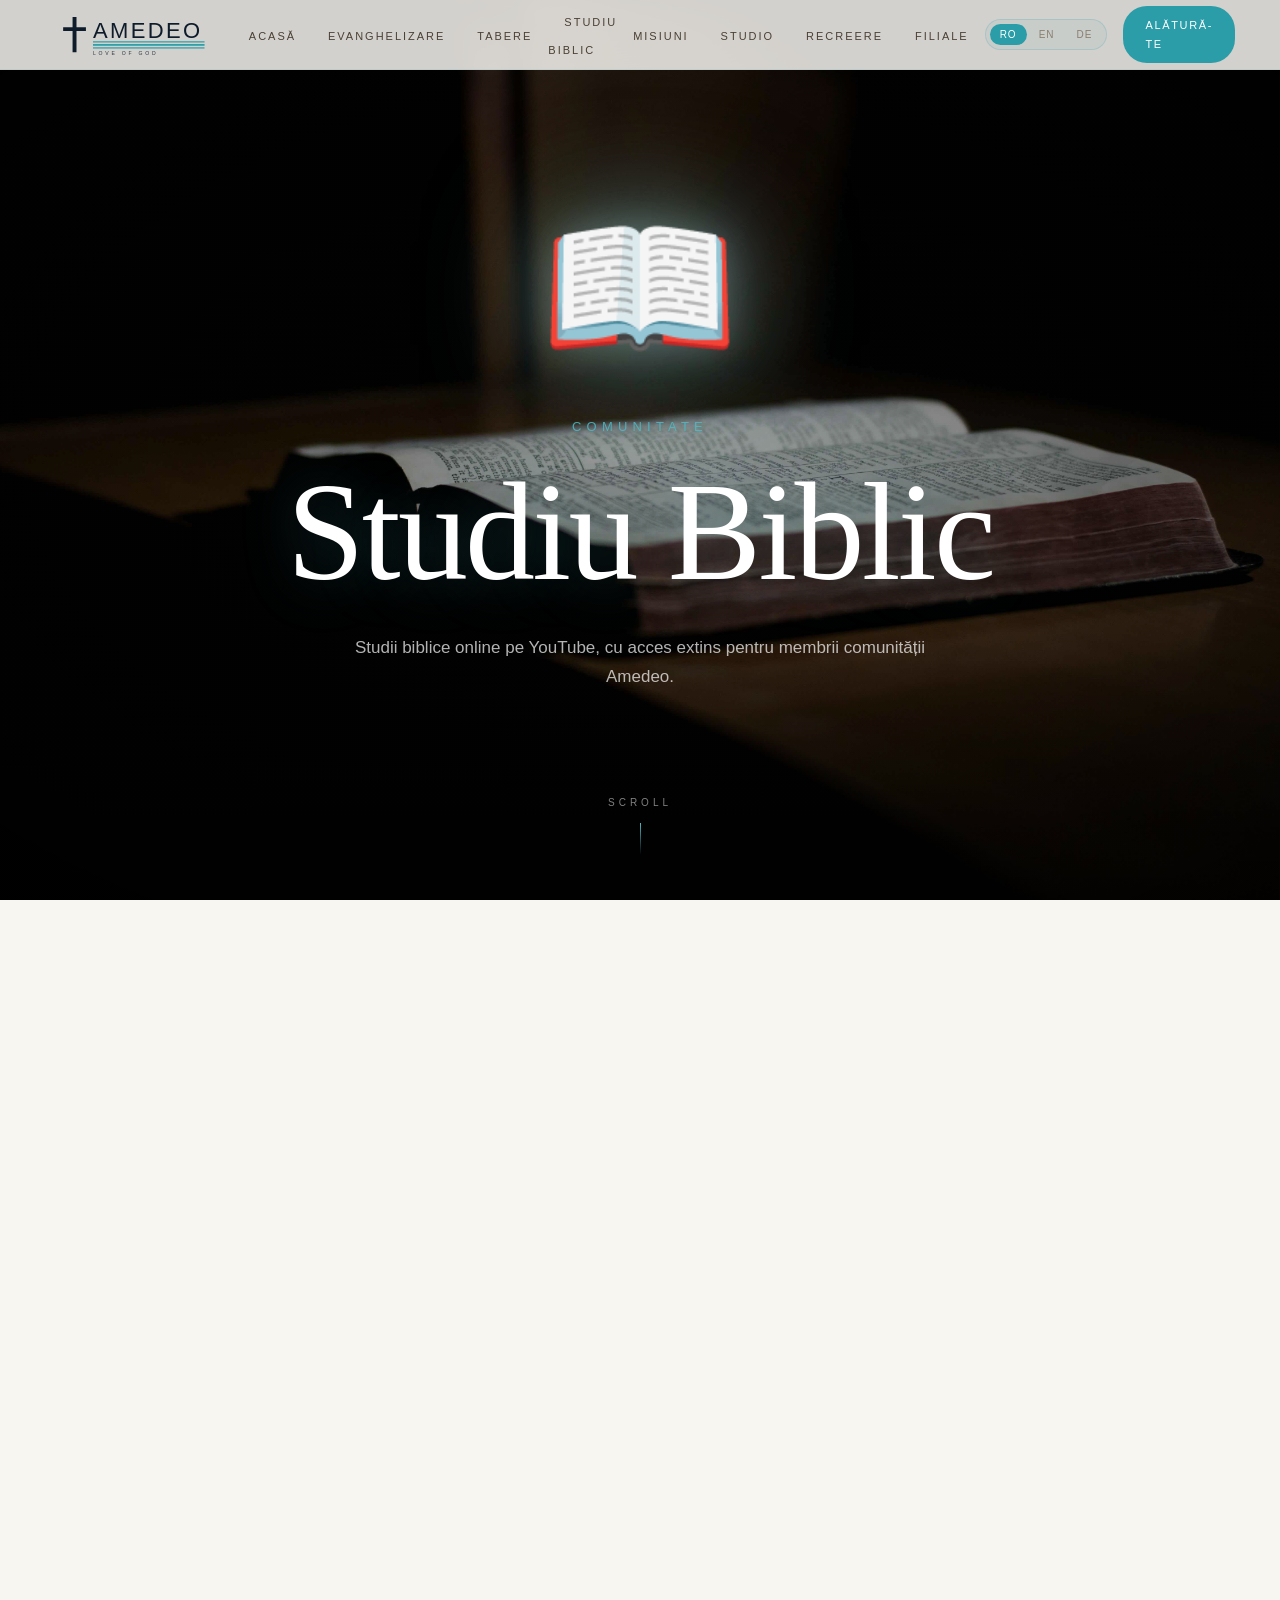
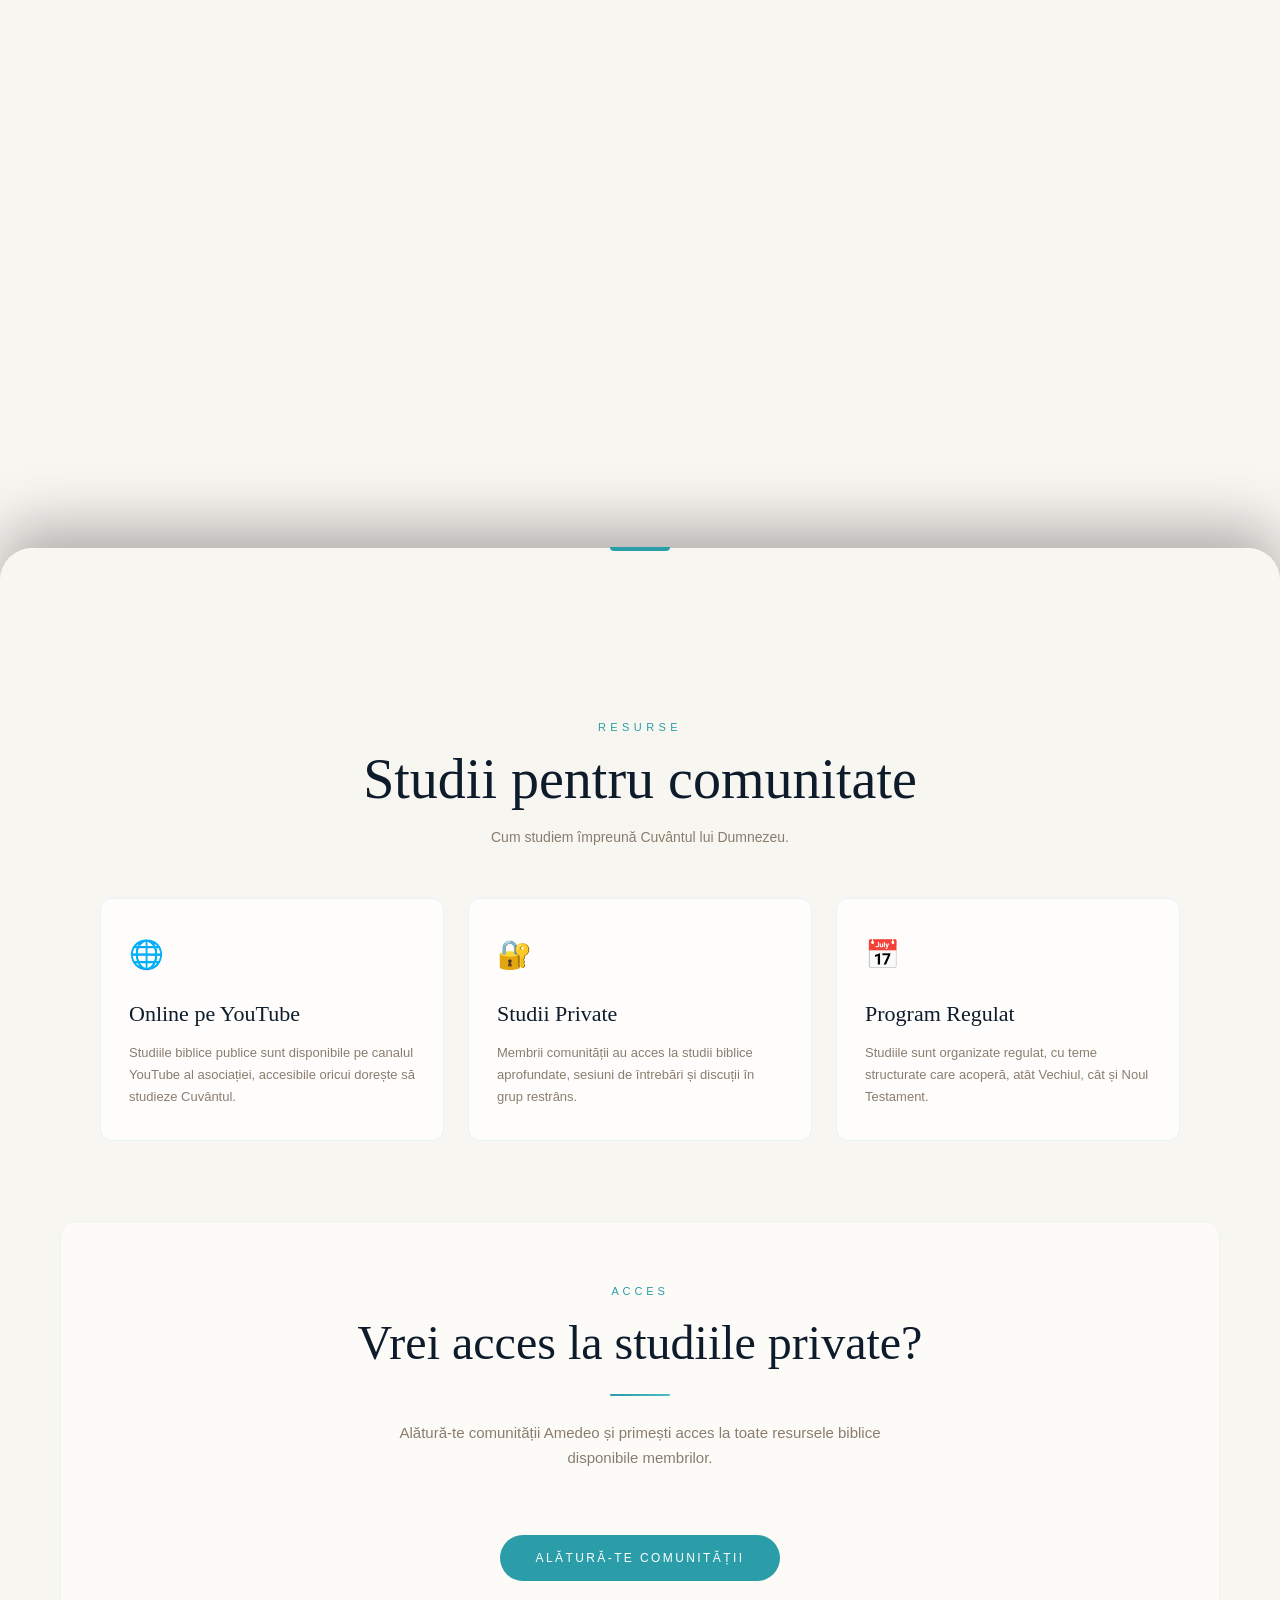
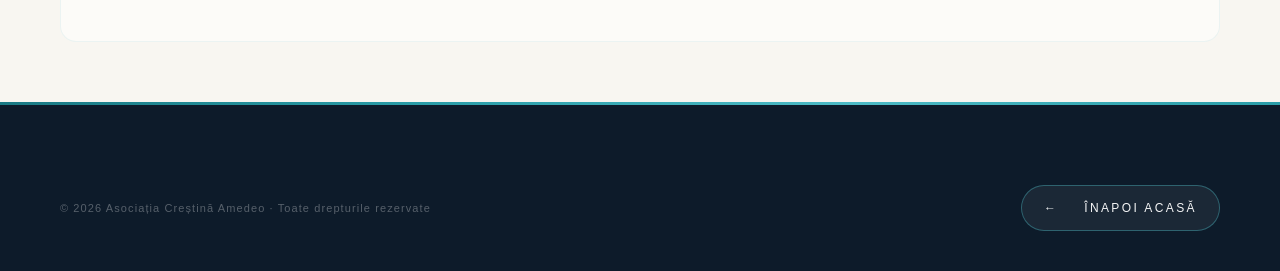
<file: biblic.html>
<!DOCTYPE html>
<html lang="ro">
<head>
<meta charset="UTF-8">
<meta name="viewport" content="width=device-width, initial-scale=1.0, viewport-fit=cover">
<title>Studiu Biblic — Amedeo</title>
<meta name="description" content="Studii biblice online pe YouTube, sesiuni private pentru membri și resurse pentru aprofundarea Cuvântului lui Dumnezeu în comunitatea Amedeo.">
<meta name="apple-mobile-web-app-capable" content="yes">
<meta name="apple-mobile-web-app-status-bar-style" content="default">
<meta name="apple-mobile-web-app-title" content="Amedeo">
<meta name="theme-color" content="#f8f6f1">
<!-- ── FAVICON / APP ICONS ── -->
<link rel="icon" href="favicon.ico" sizes="any">
<link rel="icon" href="favicon.svg" type="image/svg+xml">
<link rel="icon" type="image/png" sizes="32x32" href="favicon-32x32.png">
<link rel="icon" type="image/png" sizes="16x16" href="favicon-16x16.png">
<link rel="apple-touch-icon" sizes="180x180" href="apple-touch-icon.png">
<link rel="manifest" href="site.webmanifest">
<link rel="preconnect" href="https://fonts.googleapis.com">
<link href="https://fonts.googleapis.com/css2?family=Bebas+Neue&family=Cormorant+Garamond:ital,wght@0,300;0,400;0,600;1,300;1,400&family=Jost:wght@200;300;400;500&display=swap" rel="stylesheet">
<!-- ── SECURITY HEADERS ── -->
<meta http-equiv="Content-Security-Policy" content="default-src 'self'; script-src 'self' 'unsafe-inline'; style-src 'self' 'unsafe-inline' https://fonts.googleapis.com; font-src 'self' https://fonts.gstatic.com; img-src 'self' data: blob: https://img.youtube.com https://i.ytimg.com; media-src 'self'; frame-src https://www.youtube.com https://www.youtube-nocookie.com; connect-src 'self' https://script.google.com https://script.googleusercontent.com https://*.googleusercontent.com; form-action 'self' https://script.google.com; base-uri 'self'; object-src 'none'; frame-ancestors 'self'; upgrade-insecure-requests">
<meta http-equiv="X-Content-Type-Options" content="nosniff">
<meta name="referrer" content="strict-origin-when-cross-origin">
<meta http-equiv="Permissions-Policy" content="geolocation=(), microphone=(), camera=(), payment=(), usb=(), magnetometer=(), gyroscope=(self), accelerometer=(self), interest-cohort=()">
<!-- ── SEO ── -->
<link rel="canonical" href="https://amedeooficial.org/biblic.html">
<meta name="keywords" content="amedeo, asociația amedeo, amedeo oficial, love of god, biserică creștină, evanghelizare, tabere creștine, peștiș aleșd, bihor, românia, elveția, misiuni, studio înregistrări, studiu biblic, comunitate creștină">
<meta name="author" content="Asociația Creștină Amedeo">
<meta name="robots" content="index, follow, max-image-preview:large">
<meta name="googlebot" content="index, follow">

<!-- ── OpenGraph (Facebook, LinkedIn, WhatsApp) ── -->
<meta property="og:type" content="website">
<meta property="og:url" content="https://amedeooficial.org/biblic.html">
<meta property="og:title" content="Studiu Biblic — Amedeo">
<meta property="og:description" content="Studii biblice online pe YouTube, sesiuni private pentru membri și resurse pentru aprofundarea Cuvântului lui Dumnezeu în comunitatea Amedeo.">
<meta property="og:image" content="https://amedeooficial.org/assets/biblic-bg.jpg">
<meta property="og:image:width" content="1800">
<meta property="og:image:height" content="1351">
<meta property="og:locale" content="ro_RO">
<meta property="og:locale:alternate" content="en_US">
<meta property="og:locale:alternate" content="de_DE">
<meta property="og:site_name" content="Asociația Creștină Amedeo — Love of God">

<!-- ── Twitter Cards ── -->
<meta name="twitter:card" content="summary_large_image">
<meta name="twitter:title" content="Studiu Biblic — Amedeo">
<meta name="twitter:description" content="Studii biblice online pe YouTube, sesiuni private pentru membri și resurse pentru aprofundarea Cuvântului lui Dumnezeu în comunitatea Amedeo.">
<meta name="twitter:image" content="https://amedeooficial.org/assets/biblic-bg.jpg">

<!-- ── Structured Data (Schema.org JSON-LD) ── -->
<script type="application/ld+json">
{
  "@context": "https://schema.org",
  "@type": "ReligiousOrganization",
  "name": "Asociația Creștină Amedeo",
  "alternateName": [
    "Amedeo",
    "Amedeo Oficial",
    "Amedeo — Love of God",
    "Asociația Amedeo",
    "Amedeo Christian Association"
  ],
  "url": "https://amedeooficial.org/",
  "logo": "https://amedeooficial.org/assets/hero-bg.jpg",
  "description": "Asociația Creștină Amedeo — Love of God. Comunitate creștină din Peştiş, Aleșd (România) care organizează evanghelizări, tabere creștine în Elveția, misiuni locale, studiu biblic și administrează un studio profesional de înregistrări.",
  "foundingLocation": {
    "@type": "Place",
    "address": {
      "@type": "PostalAddress",
      "addressLocality": "Aleșd",
      "addressRegion": "Bihor",
      "addressCountry": "RO"
    }
  },
  "address": {
    "@type": "PostalAddress",
    "streetAddress": "Peştiş",
    "addressLocality": "Aleșd",
    "addressRegion": "Bihor",
    "postalCode": "415100",
    "addressCountry": "RO"
  },
  "contactPoint": {
    "@type": "ContactPoint",
    "email": "amedeo.oficial@gmail.com",
    "contactType": "general inquiry",
    "availableLanguage": [
      "Romanian",
      "English",
      "German"
    ]
  },
  "sameAs": [
    "https://www.facebook.com/amedeo.oficial/",
    "https://www.instagram.com/amedeo.oficial/",
    "https://www.youtube.com/c/AmedeoOficial"
  ],
  "knowsAbout": [
    "Evanghelizare",
    "Tabere creștine",
    "Misiuni locale",
    "Studiu biblic",
    "Studio de înregistrări",
    "Comunitate creștină"
  ],
  "areaServed": [
    {
      "@type": "Country",
      "name": "Romania"
    },
    {
      "@type": "Country",
      "name": "Switzerland"
    }
  ]
}
</script>
<script type="application/ld+json">
{
  "@context": "https://schema.org",
  "@type": "WebSite",
  "url": "https://amedeooficial.org/",
  "name": "Asociația Creștină Amedeo — Love of God",
  "inLanguage": "ro-RO",
  "publisher": {
    "@type": "ReligiousOrganization",
    "name": "Asociația Creștină Amedeo"
  }
}
</script>
<link rel="stylesheet" href="assets/css/style.css">
</head>
<body>
<nav id="main-nav">
  <div class="nav-logo" onclick="showPage('home')" aria-label="Amedeo — Acasă">
    <svg class="amedeo-logo" viewBox="0 0 220 56" xmlns="http://www.w3.org/2000/svg" role="img" aria-hidden="true">
      <path class="logo-cross" d="M16 5 L21 5 L21 18 L33 18 L33 23 L21 23 L21 50 L16 50 L16 23 L4 23 L4 18 L16 18 Z"/>
      <text class="logo-name" x="42" y="32" font-family="'Bebas Neue', 'Impact', sans-serif" font-size="28" letter-spacing="3">AMEDEO</text>
      <g class="logo-lines"><rect x="42" y="36" width="142" height="1.5"/><rect x="42" y="39.5" width="142" height="2.2"/><rect x="42" y="43.7" width="142" height="1.5"/></g>
      <text class="logo-tagline" x="42" y="54" font-family="'Jost', sans-serif" font-size="6.5" letter-spacing="3.5" font-weight="300">LOVE OF GOD</text>
    </svg>
  </div>
  <ul class="nav-links" id="nav-links">
    <li><a onclick="showPage('home')" data-i18n="nav.home">Acasă</a></li>
    <li><a onclick="showPage('evanghelizare')" data-i18n="nav.ev">Evanghelizare</a></li>
    <li><a onclick="showPage('tabere')" data-i18n="nav.tab">Tabere</a></li>
    <li><a onclick="showPage('biblic')" data-i18n="nav.bib">Studiu Biblic</a></li>
    <li><a onclick="showPage('misiuni')" data-i18n="nav.mis">Misiuni</a></li>
    <li><a onclick="showPage('studio')" data-i18n="nav.stu">Studio</a></li>
    <li><a onclick="showPage('recreere')" data-i18n="nav.rec">Recreere</a></li>
    <li><a onclick="showPage('filiale')" data-i18n="nav.fil">Filiale</a></li>
  </ul>
  <div class="nav-right">
    <div class="lang-switcher">
      <button class="lang-btn active" onclick="setLang('ro')">RO</button>
      <button class="lang-btn" onclick="setLang('en')">EN</button>
      <button class="lang-btn" onclick="setLang('de')">DE</button>
    </div>
    <a class="nav-cta" onclick="showPage('alatura')" data-i18n="nav.join">Alătură-te</a>
    <button class="nav-hamburger" onclick="toggleMobileNav()" aria-label="Menu"><span></span><span></span><span></span></button>
  </div>
</nav>
<div class="mobile-nav" id="mobile-nav">
  <button class="mobile-nav-close" onclick="toggleMobileNav()">✕</button>
  <svg class="amedeo-logo mobile-nav-logo" viewBox="0 0 240 220" xmlns="http://www.w3.org/2000/svg" role="img" aria-hidden="true">
    <path class="logo-cross" d="M115 8 L125 8 L125 30 L145 30 L145 40 L125 40 L125 88 L115 88 L115 40 L95 40 L95 30 L115 30 Z"/>
    <text class="logo-name" x="120" y="148" text-anchor="middle" font-family="'Bebas Neue', 'Impact', sans-serif" font-size="58" letter-spacing="4">AMEDEO</text>
    <g class="logo-lines"><rect x="40" y="160" width="160" height="2.5" rx="1"/><rect x="40" y="167" width="160" height="3.5" rx="1"/><rect x="40" y="175" width="160" height="2.5" rx="1"/></g>
    <text class="logo-tagline" x="120" y="204" text-anchor="middle" font-family="'Jost', sans-serif" font-size="13" letter-spacing="8" font-weight="300">LOVE OF GOD</text>
  </svg>
  <a onclick="showPage('home');toggleMobileNav()" data-i18n="nav.home">Acasă</a>
  <a onclick="showPage('evanghelizare');toggleMobileNav()" data-i18n="nav.ev">Evanghelizare</a>
  <a onclick="showPage('tabere');toggleMobileNav()" data-i18n="nav.tab">Tabere</a>
  <a onclick="showPage('biblic');toggleMobileNav()" data-i18n="nav.bib">Studiu Biblic</a>
  <a onclick="showPage('misiuni');toggleMobileNav()" data-i18n="nav.mis">Misiuni</a>
  <a onclick="showPage('studio');toggleMobileNav()" data-i18n="nav.stu">Studio</a>
  <a onclick="showPage('recreere');toggleMobileNav()" data-i18n="nav.rec">Recreere</a>
  <a onclick="showPage('filiale');toggleMobileNav()" data-i18n="nav.fil">Filiale</a>
  <a onclick="showPage('alatura');toggleMobileNav()" data-i18n="nav.join">Alătură-te</a>
</div>
<!-- ══════════════════════════════════════════════════ -->
<!-- PAGE: STUDIU BIBLIC                                 -->
<!-- ══════════════════════════════════════════════════ -->
<div class="page cinematic active" id="page-biblic" data-cine-icon="📖">
  <section class="cine-stage">
    <div class="cine-canvas">
      <!-- Background photo (open Bible). Save your photo as assets/biblic-bg.jpg
           If missing, the dark gradient backdrop alone shows. -->
      <img class="cine-photo" src="assets/biblic-bg.jpg" alt="" onerror="this.style.display='none'"/>
      <div class="cine-backdrop theme-photo"></div>
      <div class="cine-intro">
        <div class="cine-icon">📖</div>
        <div class="cine-label" data-i18n="bib.label">Comunitate</div>
        <h1 class="cine-title" data-i18n="bib.title">Studiu Biblic</h1>
        <p class="cine-desc" data-i18n="bib.desc">Studii biblice online pe YouTube, cu acces extins pentru membrii comunității Amedeo.</p>
        <div class="cine-scroll-hint"><span data-i18n="cine.scroll">Scroll</span></div>
      </div>
      <div class="cine-video-wrap">
        <div class="cine-video">
          <div class="cine-video-glow"></div>
          <div class="cine-video-inner">
            <div class="cine-video-dove">📖</div>
            <div class="cine-video-play" data-youtube="xZcV6Q-WitM" onclick="openYouTube(this)">▶</div>
            <div class="cine-video-label" data-i18n="bib.video.label">YouTube — Studii Biblice</div>
          </div>
        </div>
      </div>
    </div>
  </section>
  <div class="cine-content">
    <div class="content-section">
      <div class="cine-content-label" data-i18n="bib.events.label">Resurse</div>
      <h2 class="cine-content-title" data-i18n="bib.events.title">Studii pentru comunitate</h2>
      <p class="cine-content-sub" data-i18n="bib.events.sub">Cum studiem împreună Cuvântul lui Dumnezeu.</p>
      <div class="cards-grid">
        <div class="card reveal">
          <div class="card-icon">🌐</div>
          <div class="card-title" data-i18n="bib.card1.title">Online pe YouTube</div>
          <p class="card-text" data-i18n="bib.card1.text">Studiile biblice publice sunt disponibile pe canalul YouTube al asociației, accesibile oricui dorește să studieze Cuvântul.</p>
        </div>
        <div class="card reveal">
          <div class="card-icon">🔐</div>
          <div class="card-title" data-i18n="bib.card2.title">Studii Private</div>
          <p class="card-text" data-i18n="bib.card2.text">Membrii comunității au acces la studii biblice aprofundate, sesiuni de întrebări și discuții în grup restrâns.</p>
        </div>
        <div class="card reveal">
          <div class="card-icon">📅</div>
          <div class="card-title" data-i18n="bib.card3.title">Program Regulat</div>
          <p class="card-text" data-i18n="bib.card3.text">Studiile sunt organizate regulat, cu teme structurate care acoperă, atât Vechiul, cât și Noul Testament.</p>
        </div>
      </div>
    </div>
    <div class="content-section with-bg reveal" style="text-align:center;">
      <div class="section-label" data-i18n="bib.join.label">Acces</div>
      <h2 class="section-title" style="font-size:clamp(28px,4vw,48px);" data-i18n="bib.join.title">Vrei acces la studiile private?</h2>
      <div class="teal-divider"></div>
      <p class="section-desc" data-i18n="bib.join.desc">Alătură-te comunității Amedeo și primești acces la toate resursele biblice disponibile membrilor.</p>
      <button class="btn-primary" onclick="showPage('alatura')" data-i18n="bib.join.btn">Alătură-te comunității</button>
    </div>
    <div class="footer-teal-line"></div>
    <footer><div class="footer-bottom" style="border-top:none;padding-top:0;"><span>© 2026 Asociația Creștină Amedeo · <span data-i18n="footer.rights">Toate drepturile rezervate</span></span><a onclick="showPage('home')" class="btn-back-home"><span class="arrow">←</span>&nbsp;<span data-i18n="back.home">Înapoi acasă</span></a></div></footer>
  </div>
</div>
<div class="youtube-modal" id="youtube-modal" onclick="if(event.target===this) closeYouTube()" aria-hidden="true" role="dialog">
  <div class="youtube-modal-content">
    <button class="youtube-modal-close" onclick="closeYouTube()" aria-label="Închide video">✕</button>
    <iframe id="youtube-iframe" src="" title="Video Amedeo" allow="accelerometer; autoplay; clipboard-write; encrypted-media; gyroscope; picture-in-picture; web-share" allowfullscreen></iframe>
    <div class="youtube-modal-hint" data-i18n="yt.hint">ESC sau click în afară pentru a închide</div>
  </div>
</div>
<script src="assets/js/translations.js"></script>
<script src="assets/js/app.js"></script>
</body>
</html>
</file>
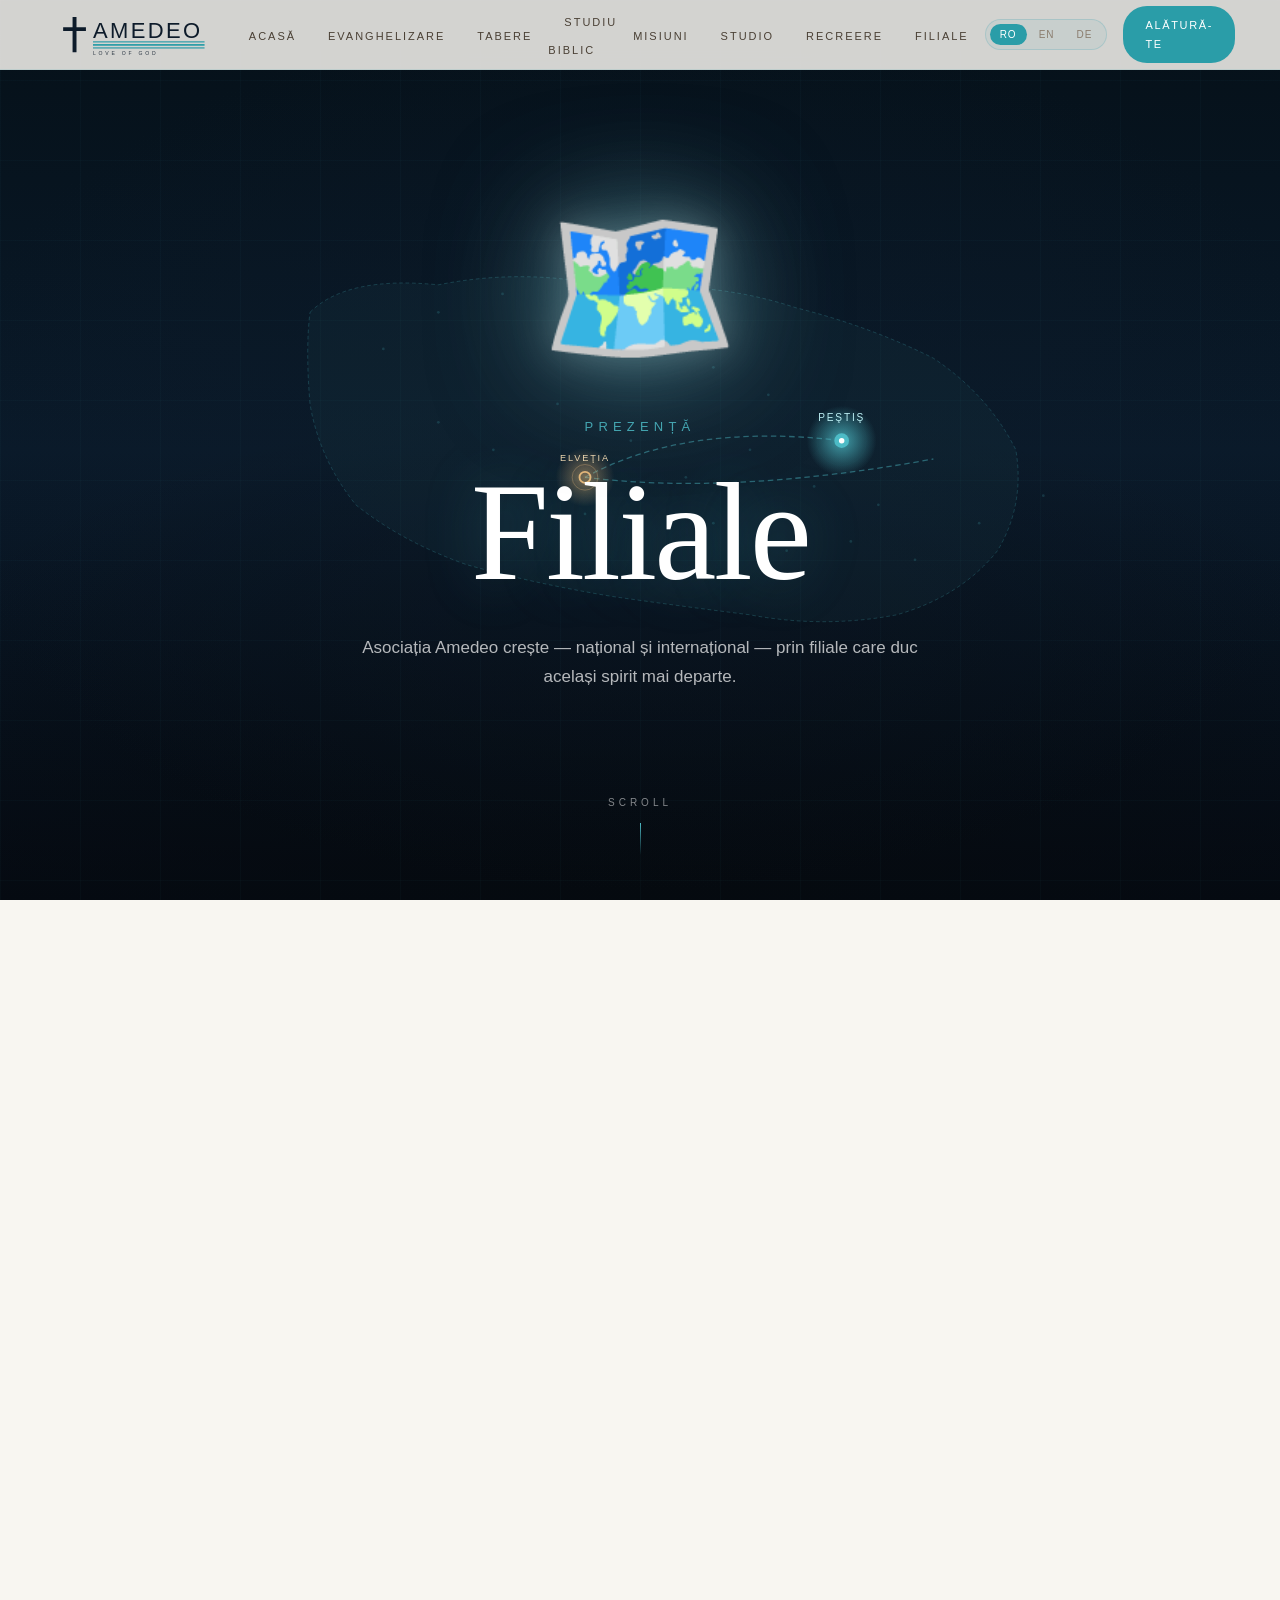
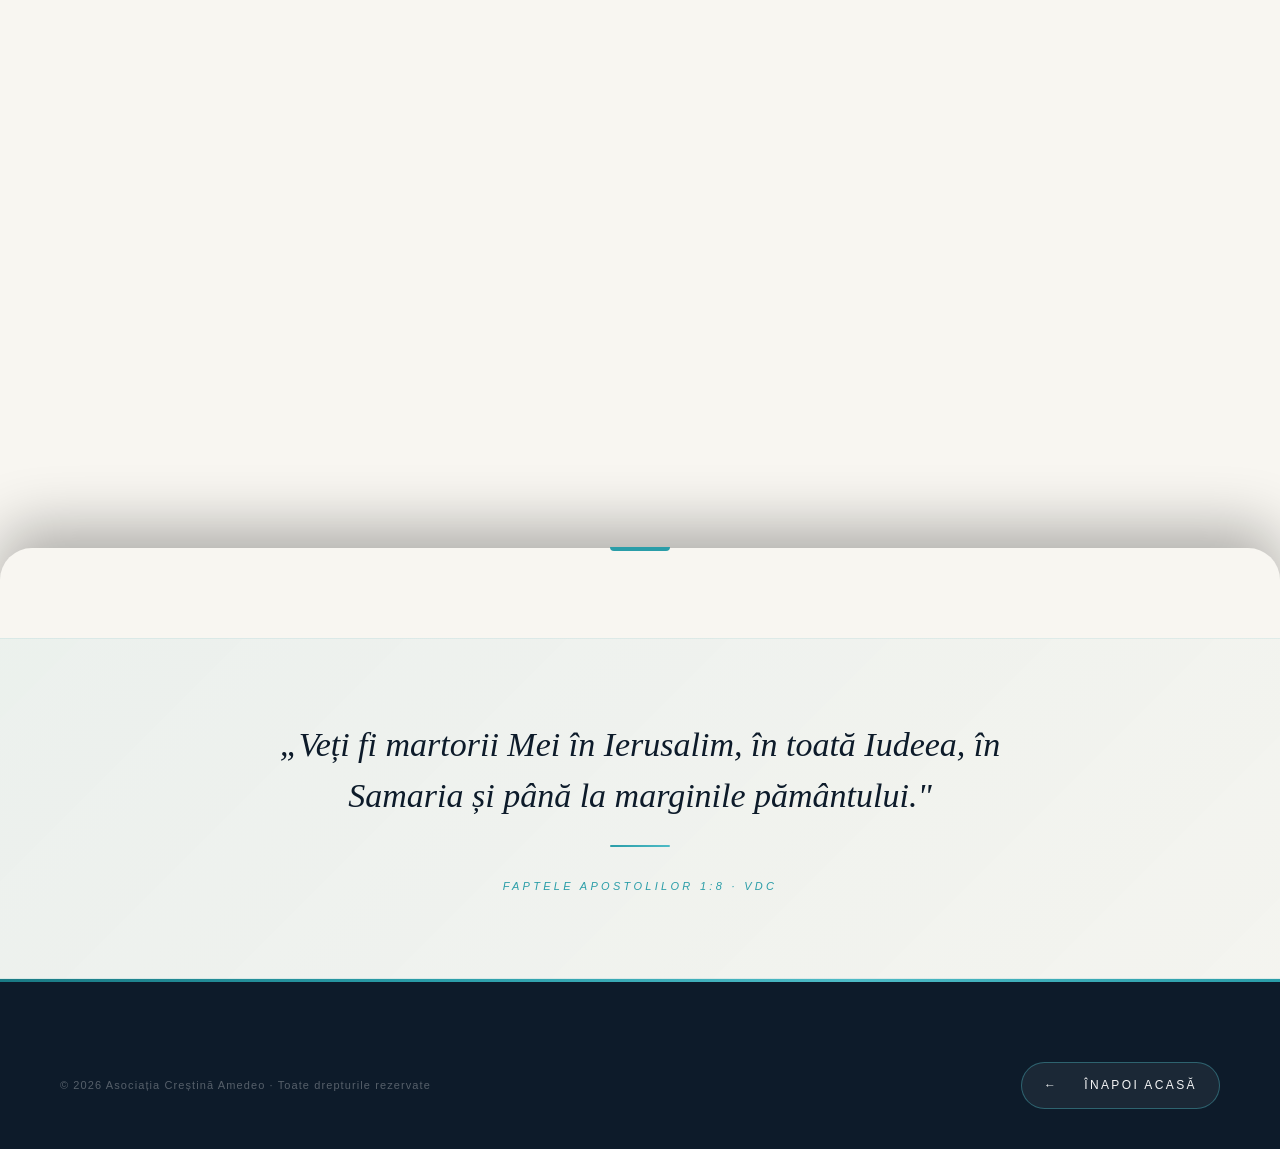
<file: filiale.html>
<!DOCTYPE html>
<html lang="ro">
<head>
<meta charset="UTF-8">
<meta name="viewport" content="width=device-width, initial-scale=1.0, viewport-fit=cover">
<title>Filiale Amedeo — Peştiş, Elveția și extindere</title>
<meta name="description" content="Filialele Asociației Creștine Amedeo: sediul principal Peştiş (Aleșd), filiala Elveția în formare și alte comunități în creștere național și internațional.">
<meta name="apple-mobile-web-app-capable" content="yes">
<meta name="apple-mobile-web-app-status-bar-style" content="default">
<meta name="apple-mobile-web-app-title" content="Amedeo">
<meta name="theme-color" content="#f8f6f1">
<!-- ── FAVICON / APP ICONS ── -->
<link rel="icon" href="favicon.ico" sizes="any">
<link rel="icon" href="favicon.svg" type="image/svg+xml">
<link rel="icon" type="image/png" sizes="32x32" href="favicon-32x32.png">
<link rel="icon" type="image/png" sizes="16x16" href="favicon-16x16.png">
<link rel="apple-touch-icon" sizes="180x180" href="apple-touch-icon.png">
<link rel="manifest" href="site.webmanifest">
<link rel="preconnect" href="https://fonts.googleapis.com">
<link href="https://fonts.googleapis.com/css2?family=Bebas+Neue&family=Cormorant+Garamond:ital,wght@0,300;0,400;0,600;1,300;1,400&family=Jost:wght@200;300;400;500&display=swap" rel="stylesheet">
<!-- ── SECURITY HEADERS ── -->
<meta http-equiv="Content-Security-Policy" content="default-src 'self'; script-src 'self' 'unsafe-inline'; style-src 'self' 'unsafe-inline' https://fonts.googleapis.com; font-src 'self' https://fonts.gstatic.com; img-src 'self' data: blob: https://img.youtube.com https://i.ytimg.com; media-src 'self'; frame-src https://www.youtube.com https://www.youtube-nocookie.com; connect-src 'self' https://script.google.com https://script.googleusercontent.com https://*.googleusercontent.com; form-action 'self' https://script.google.com; base-uri 'self'; object-src 'none'; frame-ancestors 'self'; upgrade-insecure-requests">
<meta http-equiv="X-Content-Type-Options" content="nosniff">
<meta name="referrer" content="strict-origin-when-cross-origin">
<meta http-equiv="Permissions-Policy" content="geolocation=(), microphone=(), camera=(), payment=(), usb=(), magnetometer=(), gyroscope=(self), accelerometer=(self), interest-cohort=()">
<!-- ── SEO ── -->
<link rel="canonical" href="https://amedeooficial.org/filiale.html">
<meta name="keywords" content="amedeo, asociația amedeo, amedeo oficial, love of god, biserică creștină, evanghelizare, tabere creștine, peștiș aleșd, bihor, românia, elveția, misiuni, studio înregistrări, studiu biblic, comunitate creștină">
<meta name="author" content="Asociația Creștină Amedeo">
<meta name="robots" content="index, follow, max-image-preview:large">
<meta name="googlebot" content="index, follow">

<!-- ── OpenGraph (Facebook, LinkedIn, WhatsApp) ── -->
<meta property="og:type" content="website">
<meta property="og:url" content="https://amedeooficial.org/filiale.html">
<meta property="og:title" content="Filiale Amedeo — Peştiş, Elveția și extindere">
<meta property="og:description" content="Filialele Asociației Creștine Amedeo: sediul principal Peştiş (Aleșd), filiala Elveția în formare și alte comunități în creștere național și internațional.">
<meta property="og:image" content="https://amedeooficial.org/assets/hero-bg.jpg">
<meta property="og:image:width" content="1800">
<meta property="og:image:height" content="1351">
<meta property="og:locale" content="ro_RO">
<meta property="og:locale:alternate" content="en_US">
<meta property="og:locale:alternate" content="de_DE">
<meta property="og:site_name" content="Asociația Creștină Amedeo — Love of God">

<!-- ── Twitter Cards ── -->
<meta name="twitter:card" content="summary_large_image">
<meta name="twitter:title" content="Filiale Amedeo — Peştiş, Elveția și extindere">
<meta name="twitter:description" content="Filialele Asociației Creștine Amedeo: sediul principal Peştiş (Aleșd), filiala Elveția în formare și alte comunități în creștere național și internațional.">
<meta name="twitter:image" content="https://amedeooficial.org/assets/hero-bg.jpg">

<!-- ── Structured Data (Schema.org JSON-LD) ── -->
<script type="application/ld+json">
{
  "@context": "https://schema.org",
  "@type": "ReligiousOrganization",
  "name": "Asociația Creștină Amedeo",
  "alternateName": [
    "Amedeo",
    "Amedeo Oficial",
    "Amedeo — Love of God",
    "Asociația Amedeo",
    "Amedeo Christian Association"
  ],
  "url": "https://amedeooficial.org/",
  "logo": "https://amedeooficial.org/assets/hero-bg.jpg",
  "description": "Asociația Creștină Amedeo — Love of God. Comunitate creștină din Peştiş, Aleșd (România) care organizează evanghelizări, tabere creștine în Elveția, misiuni locale, studiu biblic și administrează un studio profesional de înregistrări.",
  "foundingLocation": {
    "@type": "Place",
    "address": {
      "@type": "PostalAddress",
      "addressLocality": "Aleșd",
      "addressRegion": "Bihor",
      "addressCountry": "RO"
    }
  },
  "address": {
    "@type": "PostalAddress",
    "streetAddress": "Peştiş",
    "addressLocality": "Aleșd",
    "addressRegion": "Bihor",
    "postalCode": "415100",
    "addressCountry": "RO"
  },
  "contactPoint": {
    "@type": "ContactPoint",
    "email": "amedeo.oficial@gmail.com",
    "contactType": "general inquiry",
    "availableLanguage": [
      "Romanian",
      "English",
      "German"
    ]
  },
  "sameAs": [
    "https://www.facebook.com/amedeo.oficial/",
    "https://www.instagram.com/amedeo.oficial/",
    "https://www.youtube.com/c/AmedeoOficial"
  ],
  "knowsAbout": [
    "Evanghelizare",
    "Tabere creștine",
    "Misiuni locale",
    "Studiu biblic",
    "Studio de înregistrări",
    "Comunitate creștină"
  ],
  "areaServed": [
    {
      "@type": "Country",
      "name": "Romania"
    },
    {
      "@type": "Country",
      "name": "Switzerland"
    }
  ]
}
</script>
<script type="application/ld+json">
{
  "@context": "https://schema.org",
  "@type": "WebSite",
  "url": "https://amedeooficial.org/",
  "name": "Asociația Creștină Amedeo — Love of God",
  "inLanguage": "ro-RO",
  "publisher": {
    "@type": "ReligiousOrganization",
    "name": "Asociația Creștină Amedeo"
  }
}
</script>
<link rel="stylesheet" href="assets/css/style.css">
</head>
<body>
<nav id="main-nav">
  <div class="nav-logo" onclick="showPage('home')" aria-label="Amedeo — Acasă">
    <svg class="amedeo-logo" viewBox="0 0 220 56" xmlns="http://www.w3.org/2000/svg" role="img" aria-hidden="true">
      <path class="logo-cross" d="M16 5 L21 5 L21 18 L33 18 L33 23 L21 23 L21 50 L16 50 L16 23 L4 23 L4 18 L16 18 Z"/>
      <text class="logo-name" x="42" y="32" font-family="'Bebas Neue', 'Impact', sans-serif" font-size="28" letter-spacing="3">AMEDEO</text>
      <g class="logo-lines"><rect x="42" y="36" width="142" height="1.5"/><rect x="42" y="39.5" width="142" height="2.2"/><rect x="42" y="43.7" width="142" height="1.5"/></g>
      <text class="logo-tagline" x="42" y="54" font-family="'Jost', sans-serif" font-size="6.5" letter-spacing="3.5" font-weight="300">LOVE OF GOD</text>
    </svg>
  </div>
  <ul class="nav-links" id="nav-links">
    <li><a onclick="showPage('home')" data-i18n="nav.home">Acasă</a></li>
    <li><a onclick="showPage('evanghelizare')" data-i18n="nav.ev">Evanghelizare</a></li>
    <li><a onclick="showPage('tabere')" data-i18n="nav.tab">Tabere</a></li>
    <li><a onclick="showPage('biblic')" data-i18n="nav.bib">Studiu Biblic</a></li>
    <li><a onclick="showPage('misiuni')" data-i18n="nav.mis">Misiuni</a></li>
    <li><a onclick="showPage('studio')" data-i18n="nav.stu">Studio</a></li>
    <li><a onclick="showPage('recreere')" data-i18n="nav.rec">Recreere</a></li>
    <li><a onclick="showPage('filiale')" data-i18n="nav.fil">Filiale</a></li>
  </ul>
  <div class="nav-right">
    <div class="lang-switcher">
      <button class="lang-btn active" onclick="setLang('ro')">RO</button>
      <button class="lang-btn" onclick="setLang('en')">EN</button>
      <button class="lang-btn" onclick="setLang('de')">DE</button>
    </div>
    <a class="nav-cta" onclick="showPage('alatura')" data-i18n="nav.join">Alătură-te</a>
    <button class="nav-hamburger" onclick="toggleMobileNav()" aria-label="Menu"><span></span><span></span><span></span></button>
  </div>
</nav>
<div class="mobile-nav" id="mobile-nav">
  <button class="mobile-nav-close" onclick="toggleMobileNav()">✕</button>
  <svg class="amedeo-logo mobile-nav-logo" viewBox="0 0 240 220" xmlns="http://www.w3.org/2000/svg" role="img" aria-hidden="true">
    <path class="logo-cross" d="M115 8 L125 8 L125 30 L145 30 L145 40 L125 40 L125 88 L115 88 L115 40 L95 40 L95 30 L115 30 Z"/>
    <text class="logo-name" x="120" y="148" text-anchor="middle" font-family="'Bebas Neue', 'Impact', sans-serif" font-size="58" letter-spacing="4">AMEDEO</text>
    <g class="logo-lines"><rect x="40" y="160" width="160" height="2.5" rx="1"/><rect x="40" y="167" width="160" height="3.5" rx="1"/><rect x="40" y="175" width="160" height="2.5" rx="1"/></g>
    <text class="logo-tagline" x="120" y="204" text-anchor="middle" font-family="'Jost', sans-serif" font-size="13" letter-spacing="8" font-weight="300">LOVE OF GOD</text>
  </svg>
  <a onclick="showPage('home');toggleMobileNav()" data-i18n="nav.home">Acasă</a>
  <a onclick="showPage('evanghelizare');toggleMobileNav()" data-i18n="nav.ev">Evanghelizare</a>
  <a onclick="showPage('tabere');toggleMobileNav()" data-i18n="nav.tab">Tabere</a>
  <a onclick="showPage('biblic');toggleMobileNav()" data-i18n="nav.bib">Studiu Biblic</a>
  <a onclick="showPage('misiuni');toggleMobileNav()" data-i18n="nav.mis">Misiuni</a>
  <a onclick="showPage('studio');toggleMobileNav()" data-i18n="nav.stu">Studio</a>
  <a onclick="showPage('recreere');toggleMobileNav()" data-i18n="nav.rec">Recreere</a>
  <a onclick="showPage('filiale');toggleMobileNav()" data-i18n="nav.fil">Filiale</a>
  <a onclick="showPage('alatura');toggleMobileNav()" data-i18n="nav.join">Alătură-te</a>
</div>
<!-- ══════════════════════════════════════════════════ -->
<!-- PAGE: FILIALE                                       -->
<!-- ══════════════════════════════════════════════════ -->
<div class="page cinematic active" id="page-filiale" data-cine-icon="🗺️" data-cine-mode="branches">
  <section class="cine-stage">
    <div class="cine-canvas">
      <div class="cine-backdrop theme-map"></div>
      <div class="cine-map">
        <svg viewBox="0 0 1200 700" xmlns="http://www.w3.org/2000/svg" aria-hidden="true">
          <defs>
            <radialGradient id="markerGlow" cx="50%" cy="50%" r="50%">
              <stop offset="0%" stop-color="#4dbbc6" stop-opacity="0.8"/>
              <stop offset="100%" stop-color="#4dbbc6" stop-opacity="0"/>
            </radialGradient>
            <radialGradient id="formingGlow" cx="50%" cy="50%" r="50%">
              <stop offset="0%" stop-color="#e8b87a" stop-opacity="0.5"/>
              <stop offset="100%" stop-color="#e8b87a" stop-opacity="0"/>
            </radialGradient>
          </defs>
          <g fill="rgba(77,187,198,0.18)">
            <circle cx="320" cy="240" r="1.5"/><circle cx="380" cy="200" r="1.5"/>
            <circle cx="450" cy="180" r="1.5"/><circle cx="510" cy="220" r="1.5"/>
            <circle cx="570" cy="190" r="1.5"/><circle cx="630" cy="230" r="1.5"/>
            <circle cx="680" cy="260" r="1.5"/><circle cx="740" cy="290" r="1.5"/>
            <circle cx="380" cy="320" r="1.5"/><circle cx="440" cy="350" r="1.5"/>
            <circle cx="510" cy="300" r="1.5"/><circle cx="590" cy="340" r="1.5"/>
            <circle cx="650" cy="380" r="1.5"/><circle cx="720" cy="350" r="1.5"/>
            <circle cx="790" cy="390" r="1.5"/><circle cx="860" cy="410" r="1.5"/>
            <circle cx="540" cy="420" r="1.5"/><circle cx="600" cy="450" r="1.5"/>
            <circle cx="680" cy="430" r="1.5"/><circle cx="760" cy="460" r="1.5"/>
            <circle cx="830" cy="450" r="1.5"/><circle cx="900" cy="470" r="1.5"/>
            <circle cx="970" cy="430" r="1.5"/><circle cx="1040" cy="400" r="1.5"/>
          </g>
          <path d="M 240 200 Q 280 160 380 170 Q 480 150 580 175 Q 680 165 770 195 Q 850 215 920 250 Q 980 290 1010 350 Q 1020 410 990 460 Q 950 510 880 530 Q 800 545 720 530 Q 640 520 570 510 Q 480 495 410 475 Q 340 450 290 410 Q 250 360 240 300 Q 235 240 240 200 Z" fill="rgba(77,187,198,0.04)" stroke="rgba(77,187,198,0.25)" stroke-width="1" stroke-dasharray="4 3"/>
          <g stroke="rgba(77,187,198,0.45)" stroke-width="1.4" fill="none" stroke-dasharray="6 4">
            <path d="M 540 380 Q 650 320 820 340" />
            <path d="M 820 340 Q 760 310 540 380" stroke="none"/>
            <path d="M 540 380 Q 700 400 920 360" />
          </g>
          <g transform="translate(820 340)" class="map-marker map-marker-active">
            <circle r="38" fill="url(#markerGlow)"/>
            <circle r="18" fill="none" stroke="rgba(77,187,198,0.4)" stroke-width="1">
              <animate attributeName="r" values="14;28;14" dur="3s" repeatCount="indefinite"/>
              <animate attributeName="opacity" values="0.7;0;0.7" dur="3s" repeatCount="indefinite"/>
            </circle>
            <circle r="8" fill="#4dbbc6"/>
            <circle r="3" fill="#fff"/>
            <text y="-22" text-anchor="middle" font-family="Jost, sans-serif" font-size="11" font-weight="500" letter-spacing="2" fill="#bdf0f5">PEŞTIŞ</text>
          </g>
          <g transform="translate(540 380)" class="map-marker map-marker-forming">
            <circle r="32" fill="url(#formingGlow)"/>
            <circle r="14" fill="none" stroke="rgba(232,184,122,0.35)" stroke-width="1">
              <animate attributeName="r" values="10;22;10" dur="3s" begin="2s" repeatCount="indefinite"/>
              <animate attributeName="opacity" values="0.6;0;0.6" dur="3s" begin="2s" repeatCount="indefinite"/>
            </circle>
            <circle r="6" fill="none" stroke="#e8b87a" stroke-width="2"/>
            <text y="-18" text-anchor="middle" font-family="Jost, sans-serif" font-size="10" font-weight="500" letter-spacing="2" fill="#f0d8b0">ELVEŢIA</text>
          </g>
        </svg>
      </div>
      <div class="cine-intro">
        <div class="cine-icon">🗺️</div>
        <div class="cine-label" data-i18n="fil.label">Prezență</div>
        <h1 class="cine-title" data-i18n="fil.title">Filiale</h1>
        <p class="cine-desc" data-i18n="fil.desc">Asociația Amedeo crește — național și internațional — prin filiale care duc același spirit mai departe.</p>
        <div class="cine-scroll-hint"><span data-i18n="cine.scroll">Scroll</span></div>
      </div>
      <div class="fil-branches-wrap">
        <div class="fil-branch" data-branch="0">
          <div class="fil-branch-card">
            <div class="fil-branch-status active" data-i18n="fil.status.active">Activă</div>
            <div class="fil-branch-name" data-i18n="fil.main.name">Filiala Principală</div>
            <div class="fil-branch-location">Peştiş, Aleșd · România</div>
            <p class="fil-branch-text" data-i18n="fil.main.text">Sediul central al asociației, locul de unde pornesc toate inițiativele și unde se coordonează întreaga activitate a grupului Amedeo.</p>
          </div>
        </div>
        <div class="fil-branch" data-branch="1">
          <div class="fil-branch-card">
            <div class="fil-branch-status forming" data-i18n="fil.status.forming">În formare</div>
            <div class="fil-branch-name" data-i18n="fil.swiss.name">Filiala Elveția</div>
            <div class="fil-branch-location">Elveția · Internațional</div>
            <p class="fil-branch-text" data-i18n="fil.swiss.text">Prezența internațională a asociației, conectând diaspora românească cu valorile și activitățile grupului Amedeo.</p>
          </div>
        </div>
        <div class="fil-branch" data-branch="2">
          <div class="fil-branch-card">
            <div class="fil-branch-status forming" data-i18n="fil.status.forming">În formare</div>
            <div class="fil-branch-name" data-i18n="fil.more.name">Alte filiale în formare</div>
            <div class="fil-branch-location" data-i18n="fil.more.location">Continuăm să creștem</div>
            <p class="fil-branch-text" data-i18n="fil.more.text">Există și alte comunități aflate în stadiu de formare, pe care le însoțim până la maturizare. Detalii vor fi publicate odată ce filialele devin oficial active.</p>
          </div>
        </div>
      </div>
    </div>
  </section>
  <div class="cine-content">
    <div class="verse-banner reveal">
      <blockquote data-i18n="fil.verse.text">„Veți fi martorii Mei în Ierusalim, în toată Iudeea, în Samaria și până la marginile pământului."</blockquote>
      <div class="teal-divider"></div>
      <cite data-i18n="fil.verse.cite">Faptele Apostolilor 1:8 · VDC</cite>
    </div>
    <div class="footer-teal-line"></div>
    <footer><div class="footer-bottom" style="border-top:none;padding-top:0;"><span>© 2026 Asociația Creștină Amedeo · <span data-i18n="footer.rights">Toate drepturile rezervate</span></span><a onclick="showPage('home')" class="btn-back-home"><span class="arrow">←</span>&nbsp;<span data-i18n="back.home">Înapoi acasă</span></a></div></footer>
  </div>
</div>
<div class="youtube-modal" id="youtube-modal" onclick="if(event.target===this) closeYouTube()" aria-hidden="true" role="dialog">
  <div class="youtube-modal-content">
    <button class="youtube-modal-close" onclick="closeYouTube()" aria-label="Închide video">✕</button>
    <iframe id="youtube-iframe" src="" title="Video Amedeo" allow="accelerometer; autoplay; clipboard-write; encrypted-media; gyroscope; picture-in-picture; web-share" allowfullscreen></iframe>
    <div class="youtube-modal-hint" data-i18n="yt.hint">ESC sau click în afară pentru a închide</div>
  </div>
</div>
<script src="assets/js/translations.js"></script>
<script src="assets/js/app.js"></script>
</body>
</html>
</file>
<file: assets/css/style.css>
:root {
  --cream: #f8f6f1;
  --cream2: #f0ece3;
  --cream3: #e8e2d6;
  --teal: #2a9da8;
  --teal-light: #4dbbc6;
  --teal-dark: #1a7a84;
  --teal-glow: rgba(42,157,168,0.12);
  --navy: #0d1b2a;
  --navy-soft: #1a2e42;
  --text: #1a1612;
  --text-mid: #4a4035;
  --text-soft: #8a7d6e;
  --text-faint: #b8a990;
  --white: #ffffff;
  --serif: 'Cormorant Garamond', Georgia, serif;
  --sans: 'Jost', sans-serif;
  --radius: 2px;
  --shadow: 0 4px 40px rgba(26,22,18,0.08);
  --shadow-lg: 0 20px 80px rgba(26,22,18,0.12);
}

*, *::before, *::after { box-sizing: border-box; margin: 0; padding: 0; }
html { scroll-behavior: smooth; font-size: 16px; }

body {
  background: var(--cream);
  color: var(--text);
  font-family: var(--sans);
  font-weight: 300;
  line-height: 1.7;
  overflow-x: hidden;
}

/* ── LIGHT DIVINE BACKGROUND ── */
body::before {
  content: '';
  position: fixed;
  inset: 0;
  background:
    radial-gradient(ellipse 80% 60% at 50% -10%, rgba(42,157,168,0.07) 0%, transparent 60%),
    radial-gradient(ellipse 60% 40% at 100% 50%, rgba(42,157,168,0.04) 0%, transparent 50%),
    radial-gradient(ellipse 50% 80% at 0% 80%, rgba(255,255,255,0.6) 0%, transparent 50%),
    linear-gradient(180deg, #ffffff 0%, #f8f6f1 30%, #f0ece3 100%);
  pointer-events: none;
  z-index: 0;
}

/* Subtle light rays */
body::after {
  content: '';
  position: fixed;
  top: -20%;
  left: 50%;
  transform: translateX(-50%);
  width: 200%;
  height: 60%;
  background: conic-gradient(from 270deg at 50% 0%,
    transparent 75deg,
    rgba(255,255,255,0.4) 80deg,
    transparent 85deg,
    transparent 88deg,
    rgba(255,255,255,0.3) 92deg,
    transparent 97deg,
    transparent 100deg,
    rgba(255,255,255,0.2) 103deg,
    transparent 108deg
  );
  pointer-events: none;
  z-index: 0;
}

/* ── NAVIGATION ── */
nav {
  position: fixed;
  top: 0;
  left: 0;
  right: 0;
  z-index: 1000;
  padding: 0 60px;
  height: 70px;
  display: flex;
  align-items: center;
  justify-content: space-between;
  background: rgba(248,246,241,0.85);
  backdrop-filter: blur(24px);
  -webkit-backdrop-filter: blur(24px);
  border-bottom: 1px solid rgba(42,157,168,0.12);
  transition: background 0.3s;
}

.nav-logo {
  display: flex;
  align-items: center;
  gap: 12px;
  text-decoration: none;
  cursor: pointer;
}

.nav-logo svg.amedeo-logo {
  height: 44px;
  width: auto;
  color: var(--navy);
  transition: color 0.3s ease;
}

/* ── AMEDEO LOGO SYSTEM ── */
.amedeo-logo {
  display: inline-block;
  vertical-align: middle;
  color: var(--navy);
}
.amedeo-logo .logo-cross { fill: currentColor; }
.amedeo-logo .logo-name { fill: currentColor; }
.amedeo-logo .logo-tagline { fill: currentColor; opacity: 0.85; }
.amedeo-logo .logo-lines rect { fill: var(--teal); }

/* Light variant for dark backgrounds */
.amedeo-logo.light { color: #ffffff; }
.amedeo-logo.light .logo-lines rect { fill: var(--teal-light); }

/* Hero size */
.hero-logo {
  width: clamp(280px, 32vw, 440px);
  margin-bottom: 16px;
}

/* Footer size */
.footer-logo {
  width: clamp(200px, 24vw, 280px);
  margin-bottom: 20px;
}

/* Mobile nav size */
.mobile-nav-logo {
  width: clamp(200px, 50vw, 280px);
  margin-bottom: 32px;
}

.nav-links {
  display: flex;
  align-items: center;
  gap: 0;
  list-style: none;
}

.nav-links a {
  font-family: var(--sans);
  font-size: 11px;
  font-weight: 400;
  letter-spacing: 0.18em;
  text-transform: uppercase;
  color: var(--text-mid);
  text-decoration: none;
  padding: 8px 16px;
  transition: color 0.2s;
  cursor: pointer;
}

.nav-links a:hover { color: var(--teal); }

.nav-right {
  display: flex;
  align-items: center;
  gap: 16px;
}

/* Language switcher */
.lang-switcher {
  display: flex;
  align-items: center;
  gap: 2px;
  background: rgba(42,157,168,0.06);
  border: 1px solid rgba(42,157,168,0.2);
  border-radius: 20px;
  padding: 4px;
}

.lang-btn {
  font-family: var(--sans);
  font-size: 10px;
  font-weight: 500;
  letter-spacing: 0.1em;
  color: var(--text-soft);
  background: none;
  border: none;
  padding: 5px 10px;
  border-radius: 16px;
  cursor: pointer;
  transition: all 0.2s;
}

.lang-btn.active {
  background: var(--teal);
  color: white;
}

.nav-cta {
  font-family: var(--sans);
  font-size: 11px;
  font-weight: 500;
  letter-spacing: 0.15em;
  text-transform: uppercase;
  color: white;
  background: var(--teal);
  border: none;
  padding: 10px 22px;
  border-radius: 24px;
  cursor: pointer;
  transition: background 0.2s, transform 0.15s;
  text-decoration: none;
}

.nav-cta:hover {
  background: var(--teal-dark);
  transform: translateY(-1px);
}

/* Mobile menu */
.nav-hamburger {
  display: none;
  flex-direction: column;
  gap: 5px;
  background: none;
  border: none;
  cursor: pointer;
  padding: 4px;
}

.nav-hamburger span {
  display: block;
  width: 22px;
  height: 1.5px;
  background: var(--text-mid);
  transition: all 0.3s;
}

/* ── MOBILE NAV OVERLAY ── */
.mobile-nav {
  display: none;
  position: fixed;
  inset: 0;
  z-index: 999;
  background: rgba(248,246,241,0.97);
  backdrop-filter: blur(20px);
  flex-direction: column;
  align-items: center;
  justify-content: center;
  gap: 32px;
}

.mobile-nav.open { display: flex; }

.mobile-nav a {
  font-family: var(--serif);
  font-size: 32px;
  font-weight: 300;
  color: var(--text);
  text-decoration: none;
  letter-spacing: 0.05em;
  transition: color 0.2s;
  cursor: pointer;
}

.mobile-nav a:hover { color: var(--teal); }

.mobile-nav-close {
  position: absolute;
  top: 24px;
  right: 24px;
  font-size: 28px;
  background: none;
  border: none;
  color: var(--text-soft);
  cursor: pointer;
}

/* ── PAGES ── */
.page { display: none; position: relative; z-index: 1; }
.page.active { display: block; }

/* ── HERO ── */
.hero {
  min-height: 100vh;
  display: flex;
  flex-direction: column;
  align-items: center;
  justify-content: center;
  text-align: center;
  padding: 120px 40px 80px;
  position: relative;
  z-index: 1;
}

/* Background photo (group photo blurred, fades out on scroll) */
.hero-bg-photo {
  position: absolute;
  inset: 0;
  z-index: 0;
  overflow: hidden;
  pointer-events: none;
  opacity: var(--hero-bg-op, 1);
  transition: opacity 0.05s linear;
}

.hero-bg-photo::before {
  /* fallback gradient shown if no photo is loaded */
  content: '';
  position: absolute;
  inset: -20px;
  background:
    linear-gradient(135deg, #1a3a4a 0%, #2a5560 35%, #3a4f60 65%, #1a2030 100%);
  z-index: 1;
}

.hero-bg-photo img {
  position: absolute;
  inset: -30px;
  width: calc(100% + 60px);
  height: calc(100% + 60px);
  object-fit: cover;
  /* Blur is driven by JS via --hero-blur (starts at 0 → ends at ~26px on scroll) */
  filter: blur(var(--hero-blur, 0px)) saturate(110%) brightness(var(--hero-bri, 0.78));
  transform: scale(1.05);
  z-index: 2;
  will-change: filter;
}

/* Vignette + dark scrim overlay so white text/logo remain readable */
.hero-bg-photo::after {
  content: '';
  position: absolute;
  inset: 0;
  z-index: 3;
  background:
    radial-gradient(ellipse 80% 70% at 50% 45%, transparent 0%, rgba(5,15,25,0.4) 80%),
    linear-gradient(180deg, rgba(5,15,25,0.35) 0%, rgba(5,15,25,0.2) 35%, rgba(5,15,25,0.4) 70%, rgba(248,246,241,0.5) 95%, var(--cream) 100%);
}

/* Content wrapper above the background */
.hero-content {
  position: relative;
  z-index: 2;
  display: flex;
  flex-direction: column;
  align-items: center;
  text-align: center;
  opacity: var(--hero-content-op, 1);
  transform: translateY(var(--hero-content-y, 0));
  transition: opacity 0.05s linear, transform 0.05s linear;
}

/* When the hero has a photo background, text and logo are light/cream */
.hero.has-bg .hero-eyebrow { color: var(--teal-light); }
.hero.has-bg .amedeo-logo { color: #ffffff; }
.hero.has-bg .amedeo-logo .logo-lines rect { fill: var(--teal-light); }
.hero.has-bg .hero-subtitle { color: rgba(255,255,255,0.85); }
.hero.has-bg .hero-verse { color: rgba(255,255,255,0.92); text-shadow: 0 2px 24px rgba(0,0,0,0.45); }
.hero.has-bg .hero-verse cite { color: var(--teal-light); }
.hero.has-bg .scroll-hint { color: rgba(255,255,255,0.6); }
.hero.has-bg .btn-secondary { color: #ffffff; border-color: rgba(255,255,255,0.4); }
.hero.has-bg .btn-secondary:hover { background: rgba(255,255,255,0.12); border-color: #ffffff; }

.hero-eyebrow {
  font-family: var(--sans);
  font-size: 11px;
  font-weight: 400;
  letter-spacing: 0.35em;
  text-transform: uppercase;
  color: var(--teal);
  margin-bottom: 32px;
  opacity: 0;
  animation: fadeUp 1s ease 0.2s forwards;
}

.hero-cross {
  font-size: 48px;
  color: var(--teal);
  margin-bottom: 24px;
  opacity: 0;
  animation: fadeUp 1s ease 0.1s forwards;
  line-height: 1;
}

.hero-title {
  font-family: var(--serif);
  font-size: clamp(48px, 8vw, 110px);
  font-weight: 300;
  line-height: 1.05;
  color: var(--navy);
  letter-spacing: -0.01em;
  margin-bottom: 12px;
  opacity: 0;
  animation: fadeUp 1s ease 0.3s forwards;
}

.hero-title em {
  font-style: italic;
  color: var(--teal);
}

.hero-subtitle {
  font-family: var(--sans);
  font-size: 13px;
  font-weight: 300;
  letter-spacing: 0.3em;
  text-transform: uppercase;
  color: var(--text-soft);
  margin-bottom: 48px;
  opacity: 0;
  animation: fadeUp 1s ease 0.45s forwards;
}

.hero-verse {
  font-family: var(--serif);
  font-style: italic;
  font-size: clamp(16px, 2.5vw, 22px);
  color: var(--text-mid);
  max-width: 600px;
  line-height: 1.6;
  margin-bottom: 60px;
  opacity: 0;
  animation: fadeUp 1s ease 0.6s forwards;
}

.hero-verse cite {
  display: block;
  font-family: var(--sans);
  font-style: normal;
  font-size: 11px;
  letter-spacing: 0.25em;
  text-transform: uppercase;
  color: var(--teal);
  margin-top: 12px;
  font-weight: 400;
}

.hero-cta-group {
  display: flex;
  gap: 16px;
  justify-content: center;
  flex-wrap: wrap;
  opacity: 0;
  animation: fadeUp 1s ease 0.75s forwards;
}

.btn-primary {
  font-family: var(--sans);
  font-size: 12px;
  font-weight: 500;
  letter-spacing: 0.2em;
  text-transform: uppercase;
  color: white;
  background: var(--teal);
  border: none;
  padding: 16px 36px;
  border-radius: 32px;
  cursor: pointer;
  transition: all 0.25s;
  text-decoration: none;
  display: inline-block;
}

.btn-primary:hover {
  background: var(--teal-dark);
  transform: translateY(-2px);
  box-shadow: 0 8px 30px rgba(42,157,168,0.3);
}

.btn-secondary {
  font-family: var(--sans);
  font-size: 12px;
  font-weight: 400;
  letter-spacing: 0.2em;
  text-transform: uppercase;
  color: var(--teal);
  background: transparent;
  border: 1.5px solid rgba(42,157,168,0.4);
  padding: 16px 36px;
  border-radius: 32px;
  cursor: pointer;
  transition: all 0.25s;
  text-decoration: none;
  display: inline-block;
}

.btn-secondary:hover {
  border-color: var(--teal);
  background: var(--teal-glow);
  transform: translateY(-2px);
}

/* ── SCROLL INDICATOR ── */
.scroll-hint {
  margin-top: 48px;
  display: flex;
  flex-direction: column;
  align-items: center;
  gap: 8px;
  opacity: 0;
  animation: fadeUp 1s ease 1.2s forwards;
}

.scroll-hint span {
  font-size: 10px;
  letter-spacing: 0.25em;
  text-transform: uppercase;
  color: var(--text-faint);
}

.scroll-line {
  width: 1px;
  height: 40px;
  background: linear-gradient(to bottom, var(--teal), transparent);
  animation: scrollPulse 2s ease-in-out infinite;
}

/* ── DOMAINS PREVIEW GRID ── */
.domains-section {
  padding: 100px 60px;
  position: relative;
  z-index: 1;
  overflow: hidden;
  isolation: isolate;
}

/* Blurred video background */
.domains-video-bg {
  position: absolute;
  inset: 0;
  z-index: -1;
  overflow: hidden;
  pointer-events: none;
}
.domains-video-bg::before {
  content: '';
  position: absolute;
  inset: 0;
  background:
    radial-gradient(ellipse 70% 50% at 30% 30%, rgba(77,187,198,0.3) 0%, transparent 60%),
    radial-gradient(ellipse 60% 70% at 75% 70%, rgba(42,157,168,0.25) 0%, transparent 55%),
    linear-gradient(135deg, #0a1a2a 0%, #1a3a4a 40%, #0d2030 100%);
  filter: blur(30px);
  transform: scale(1.1);
  animation: domainsFloat 24s ease-in-out infinite alternate;
}
@keyframes domainsFloat {
  0% { transform: scale(1.1) translate(0, 0); }
  100% { transform: scale(1.15) translate(20px, -10px); }
}
.domains-video-bg video {
  position: absolute;
  inset: 0;
  width: 100%;
  height: 100%;
  object-fit: cover;
  z-index: 1;
  /* The source video is already pre-blurred — no CSS blur applied. */
}

/* Audio toggle button (top-right of domains section) */
.video-audio-toggle {
  position: absolute;
  top: clamp(16px, 3vw, 32px);
  right: clamp(16px, 3vw, 32px);
  z-index: 5;
  width: 46px;
  height: 46px;
  border-radius: 50%;
  background: rgba(13,27,42,0.45);
  backdrop-filter: blur(14px) saturate(140%);
  -webkit-backdrop-filter: blur(14px) saturate(140%);
  border: 1px solid rgba(255,255,255,0.22);
  color: rgba(255,255,255,0.95);
  display: flex;
  align-items: center;
  justify-content: center;
  cursor: pointer;
  transition: all 0.25s ease;
  padding: 0;
  box-shadow: 0 8px 24px rgba(0,0,0,0.18);
}
.video-audio-toggle:hover {
  background: var(--teal);
  border-color: var(--teal-light);
  transform: scale(1.06);
}
.video-audio-toggle svg { width: 20px; height: 20px; display: block; }

.video-audio-toggle .icon-muted,
.video-audio-toggle .icon-playing { display: none; }
.video-audio-toggle.muted .icon-muted { display: block; }
.video-audio-toggle:not(.muted) .icon-playing { display: block; }

/* Subtle pulse to invite first click before user has interacted */
.video-audio-toggle.pulse::before {
  content: '';
  position: absolute;
  inset: -3px;
  border-radius: 50%;
  border: 2px solid rgba(77,187,198,0.6);
  animation: audioPulse 2s ease-out infinite;
}
@keyframes audioPulse {
  0% { transform: scale(1); opacity: 1; }
  100% { transform: scale(1.5); opacity: 0; }
}

@media (max-width: 640px) {
  .video-audio-toggle { width: 40px; height: 40px; top: 14px; right: 14px; }
  .video-audio-toggle svg { width: 18px; height: 18px; }
}
.domains-video-bg::after {
  content: '';
  position: absolute;
  inset: 0;
  z-index: 2;
  /* Very subtle overlay — almost invisible. Just a faint cream tint at top/bottom
     for soft transition into the page; middle stays clear so video is fully visible. */
  background:
    linear-gradient(180deg, rgba(248,246,241,0.18) 0%, rgba(248,246,241,0) 18%, rgba(248,246,241,0) 82%, rgba(248,246,241,0.35) 100%);
}

.section-label {
  font-family: var(--sans);
  font-size: 11px;
  font-weight: 400;
  letter-spacing: 0.35em;
  text-transform: uppercase;
  color: var(--teal);
  text-align: center;
  margin-bottom: 16px;
}

.section-title {
  font-family: var(--serif);
  font-size: clamp(36px, 5vw, 64px);
  font-weight: 300;
  text-align: center;
  color: var(--navy);
  line-height: 1.1;
  margin-bottom: 16px;
}

.section-desc {
  font-family: var(--sans);
  font-size: 15px;
  font-weight: 300;
  color: var(--text-soft);
  text-align: center;
  max-width: 520px;
  margin: 0 auto 64px;
  line-height: 1.7;
}

.domains-grid {
  display: grid;
  grid-template-columns: repeat(4, 1fr);
  gap: 1px;
  background: rgba(42,157,168,0.1);
  border: 1px solid rgba(42,157,168,0.1);
  border-radius: 16px;
  overflow: hidden;
  max-width: 1200px;
  margin: 0 auto;
}

.domain-card {
  background: rgba(255,255,255,0.7);
  padding: 40px 28px;
  cursor: pointer;
  transition: all 0.3s;
  text-align: center;
  position: relative;
  overflow: hidden;
}

.domain-card::before {
  content: '';
  position: absolute;
  bottom: 0;
  left: 0;
  right: 0;
  height: 3px;
  background: var(--teal);
  transform: scaleX(0);
  transition: transform 0.3s;
}

.domain-card:hover {
  background: rgba(255,255,255,0.95);
  transform: translateY(-4px);
}

.domain-card:hover::before { transform: scaleX(1); }

.domain-icon {
  font-size: 32px;
  margin-bottom: 16px;
  display: block;
  line-height: 1;
}

.domain-name {
  font-family: var(--serif);
  font-size: 18px;
  font-weight: 400;
  color: var(--navy);
  margin-bottom: 10px;
  line-height: 1.3;
}

.domain-desc {
  font-family: var(--sans);
  font-size: 12px;
  font-weight: 300;
  color: var(--text-soft);
  line-height: 1.6;
}

/* ── ABOUT SECTION ── */
.about-section {
  padding: 120px 60px;
  position: relative;
  z-index: 1;
  max-width: 1200px;
  margin: 0 auto;
  display: grid;
  grid-template-columns: 1fr 1fr;
  gap: 80px;
  align-items: center;
}

.about-visual {
  position: relative;
}

.about-img-placeholder {
  width: 100%;
  aspect-ratio: 4/5;
  background: linear-gradient(135deg, rgba(42,157,168,0.08) 0%, rgba(42,157,168,0.02) 100%);
  border: 1px solid rgba(42,157,168,0.15);
  border-radius: 4px;
  display: flex;
  flex-direction: column;
  align-items: center;
  justify-content: center;
  gap: 12px;
  color: var(--text-faint);
  font-size: 13px;
  letter-spacing: 0.15em;
  text-transform: uppercase;
  font-family: var(--sans);
}

.about-img-placeholder span { font-size: 48px; }

.about-accent {
  position: absolute;
  top: -20px;
  right: -20px;
  width: 120px;
  height: 120px;
  border: 1px solid rgba(42,157,168,0.2);
  border-radius: 50%;
}

.about-accent-2 {
  position: absolute;
  bottom: -20px;
  left: -20px;
  width: 80px;
  height: 80px;
  background: var(--teal-glow);
  border-radius: 50%;
}

.about-content {}

.about-quote {
  font-family: var(--serif);
  font-style: italic;
  font-size: clamp(22px, 3vw, 36px);
  font-weight: 300;
  color: var(--navy);
  line-height: 1.4;
  margin-bottom: 32px;
  padding-left: 24px;
  border-left: 2px solid var(--teal);
}

.about-text {
  font-family: var(--sans);
  font-size: 15px;
  font-weight: 300;
  color: var(--text-mid);
  line-height: 1.8;
  margin-bottom: 20px;
}

.about-stats {
  display: grid;
  grid-template-columns: repeat(3, 1fr);
  gap: 24px;
  margin-top: 48px;
  padding-top: 48px;
  border-top: 1px solid var(--cream3);
}

.stat-num {
  font-family: var(--serif);
  font-size: 42px;
  font-weight: 300;
  color: var(--teal);
  line-height: 1;
  margin-bottom: 6px;
}

.stat-label {
  font-family: var(--sans);
  font-size: 11px;
  font-weight: 400;
  letter-spacing: 0.2em;
  text-transform: uppercase;
  color: var(--text-soft);
}

/* ── INNER PAGE HERO ── */
.inner-hero {
  min-height: 50vh;
  display: flex;
  flex-direction: column;
  align-items: center;
  justify-content: center;
  text-align: center;
  padding: 140px 40px 80px;
  position: relative;
}

.inner-hero-icon {
  font-size: 56px;
  margin-bottom: 24px;
  opacity: 0;
  animation: fadeUp 0.8s ease 0.1s forwards;
}

.inner-hero-label {
  font-family: var(--sans);
  font-size: 11px;
  font-weight: 400;
  letter-spacing: 0.35em;
  text-transform: uppercase;
  color: var(--teal);
  margin-bottom: 16px;
  opacity: 0;
  animation: fadeUp 0.8s ease 0.2s forwards;
}

.inner-hero-title {
  font-family: var(--serif);
  font-size: clamp(40px, 7vw, 88px);
  font-weight: 300;
  color: var(--navy);
  line-height: 1.05;
  margin-bottom: 20px;
  opacity: 0;
  animation: fadeUp 0.8s ease 0.3s forwards;
}

.inner-hero-desc {
  font-family: var(--sans);
  font-size: 15px;
  font-weight: 300;
  color: var(--text-soft);
  max-width: 560px;
  line-height: 1.7;
  opacity: 0;
  animation: fadeUp 0.8s ease 0.4s forwards;
}

/* ── CONTENT SECTION ── */
.content-section {
  padding: 80px 60px;
  max-width: 1200px;
  margin: 0 auto;
  position: relative;
  z-index: 1;
}

.content-section.with-bg {
  background: rgba(255,255,255,0.5);
  border-radius: 16px;
  border: 1px solid rgba(42,157,168,0.08);
  margin: 0 60px 60px;
  max-width: none;
  padding: 60px;
}

/* ── MEDIA PLACEHOLDER ── */
.media-placeholder {
  width: 100%;
  aspect-ratio: 16/9;
  background: linear-gradient(135deg, rgba(42,157,168,0.06) 0%, rgba(42,157,168,0.02) 100%);
  border: 1px solid rgba(42,157,168,0.12);
  border-radius: 12px;
  display: flex;
  flex-direction: column;
  align-items: center;
  justify-content: center;
  gap: 12px;
  color: var(--text-faint);
  font-family: var(--sans);
  font-size: 12px;
  letter-spacing: 0.2em;
  text-transform: uppercase;
  margin-bottom: 48px;
  cursor: pointer;
  transition: border-color 0.3s;
}

.media-placeholder:hover { border-color: rgba(42,157,168,0.3); }
.media-placeholder .play-icon { font-size: 48px; color: var(--teal); opacity: 0.5; }

/* ── CARDS GRID ── */
.cards-grid {
  display: grid;
  grid-template-columns: repeat(3, 1fr);
  gap: 24px;
  margin-top: 48px;
}

.card {
  background: rgba(255,255,255,0.8);
  border: 1px solid rgba(42,157,168,0.1);
  border-radius: 12px;
  padding: 32px 28px;
  transition: all 0.3s;
  position: relative;
  overflow: hidden;
}

.card::after {
  content: '';
  position: absolute;
  top: 0;
  left: 0;
  right: 0;
  height: 2px;
  background: linear-gradient(90deg, var(--teal), var(--teal-light));
  transform: scaleX(0);
  transition: transform 0.3s;
}

.card:hover {
  transform: translateY(-4px);
  box-shadow: var(--shadow-lg);
  border-color: rgba(42,157,168,0.2);
}

.card:hover::after { transform: scaleX(1); }

.card-icon { font-size: 28px; margin-bottom: 16px; }

.card-title {
  font-family: var(--serif);
  font-size: 22px;
  font-weight: 400;
  color: var(--navy);
  margin-bottom: 10px;
}

.card-text {
  font-family: var(--sans);
  font-size: 13px;
  font-weight: 300;
  color: var(--text-soft);
  line-height: 1.7;
}

/* ── TWO COL ── */
.two-col {
  display: grid;
  grid-template-columns: 1fr 1fr;
  gap: 60px;
  align-items: center;
  margin: 60px 0;
}

.two-col.reverse { direction: rtl; }
.two-col.reverse > * { direction: ltr; }

/* ── BRANCH CARDS ── */
.branch-card {
  background: rgba(255,255,255,0.8);
  border: 1px solid rgba(42,157,168,0.12);
  border-radius: 12px;
  padding: 36px;
  display: flex;
  align-items: flex-start;
  gap: 24px;
  transition: all 0.3s;
  margin-bottom: 20px;
}

.branch-card:hover {
  box-shadow: var(--shadow);
  border-color: rgba(42,157,168,0.25);
}

.branch-dot {
  width: 12px;
  height: 12px;
  border-radius: 50%;
  background: var(--teal);
  flex-shrink: 0;
  margin-top: 6px;
}

.branch-dot.forming {
  background: transparent;
  border: 2px solid var(--teal);
}

.branch-info {}
.branch-name {
  font-family: var(--serif);
  font-size: 24px;
  font-weight: 400;
  color: var(--navy);
  margin-bottom: 4px;
}

.branch-location {
  font-family: var(--sans);
  font-size: 11px;
  font-weight: 400;
  letter-spacing: 0.2em;
  text-transform: uppercase;
  color: var(--teal);
  margin-bottom: 10px;
}

.branch-status {
  display: inline-block;
  font-family: var(--sans);
  font-size: 10px;
  font-weight: 500;
  letter-spacing: 0.15em;
  text-transform: uppercase;
  padding: 4px 12px;
  border-radius: 12px;
  margin-bottom: 12px;
}

.branch-status.active { background: rgba(42,157,168,0.1); color: var(--teal-dark); }
.branch-status.forming { background: rgba(42,157,168,0.05); color: var(--text-soft); border: 1px solid rgba(42,157,168,0.2); }

.branch-text {
  font-family: var(--sans);
  font-size: 13px;
  font-weight: 300;
  color: var(--text-soft);
  line-height: 1.7;
}

/* ── FORM ── */
.join-form {
  max-width: 640px;
  margin: 0 auto;
}

.form-group {
  margin-bottom: 24px;
}

.form-label {
  display: block;
  font-family: var(--sans);
  font-size: 10px;
  font-weight: 500;
  letter-spacing: 0.25em;
  text-transform: uppercase;
  color: var(--text-soft);
  margin-bottom: 10px;
}

.form-input, .form-textarea, .form-select {
  width: 100%;
  font-family: var(--sans);
  font-size: 15px;
  font-weight: 300;
  color: var(--text);
  background: rgba(255,255,255,0.8);
  border: 1px solid rgba(42,157,168,0.2);
  border-radius: 8px;
  padding: 14px 18px;
  outline: none;
  transition: border-color 0.2s, box-shadow 0.2s;
  -webkit-appearance: none;
}

.form-input:focus, .form-textarea:focus, .form-select:focus {
  border-color: var(--teal);
  box-shadow: 0 0 0 3px rgba(42,157,168,0.1);
}

.form-textarea { min-height: 120px; resize: vertical; }

.form-row {
  display: grid;
  grid-template-columns: 1fr 1fr;
  gap: 16px;
}

.form-submit {
  width: 100%;
  font-family: var(--sans);
  font-size: 13px;
  font-weight: 500;
  letter-spacing: 0.2em;
  text-transform: uppercase;
  color: white;
  background: var(--teal);
  border: none;
  padding: 18px 36px;
  border-radius: 32px;
  cursor: pointer;
  transition: all 0.25s;
  margin-top: 8px;
}

.form-submit:hover {
  background: var(--teal-dark);
  transform: translateY(-2px);
  box-shadow: 0 8px 30px rgba(42,157,168,0.3);
}

.form-success {
  display: none;
  text-align: center;
  padding: 60px 40px;
}

.form-success .success-icon { font-size: 48px; margin-bottom: 20px; }
.form-success h3 { font-family: var(--serif); font-size: 32px; color: var(--navy); margin-bottom: 12px; }
.form-success p { font-family: var(--sans); font-size: 15px; color: var(--text-soft); }

/* ── DIVIDER ── */
.teal-divider {
  width: 60px;
  height: 2px;
  background: linear-gradient(90deg, var(--teal), var(--teal-light));
  margin: 24px auto;
  border-radius: 1px;
}

/* ═══════════════════════════════════════════════════════════
   CONNECT & DONATE SECTION  (social media + donations on home)
   ═══════════════════════════════════════════════════════════ */
.connect-section {
  padding: 100px 60px;
  max-width: 1200px;
  margin: 0 auto;
  position: relative;
  z-index: 1;
}

.connect-section .section-label {
  text-align: center;
  margin-bottom: 12px;
}

.connect-section .section-title {
  text-align: center;
  font-family: var(--serif);
  font-size: clamp(32px, 5vw, 56px);
  font-weight: 300;
  color: var(--navy);
  margin-bottom: 16px;
  line-height: 1.1;
}

.connect-section .section-desc {
  text-align: center;
  font-family: var(--sans);
  font-size: 15px;
  font-weight: 300;
  color: var(--text-soft);
  max-width: 580px;
  margin: 0 auto 56px;
  line-height: 1.7;
}

/* ── SOCIAL MEDIA CARDS ── */
.socials-grid {
  display: grid;
  grid-template-columns: repeat(3, 1fr);
  gap: 20px;
  margin-bottom: 100px;
}

.social-card {
  background: rgba(255,255,255,0.85);
  border: 1px solid rgba(42,157,168,0.12);
  border-radius: 16px;
  padding: 36px 28px;
  text-align: center;
  text-decoration: none;
  color: inherit;
  transition: all 0.35s cubic-bezier(.2,.7,.2,1);
  display: flex;
  flex-direction: column;
  align-items: center;
  gap: 14px;
  position: relative;
  overflow: hidden;
}

.social-card::before {
  content: '';
  position: absolute;
  inset: 0;
  background: linear-gradient(135deg, var(--social-color, var(--teal)) 0%, transparent 70%);
  opacity: 0;
  transition: opacity 0.35s ease;
}
.social-card > * { position: relative; z-index: 1; }

.social-card:hover {
  transform: translateY(-6px);
  box-shadow: 0 30px 60px rgba(13,27,42,0.15);
  border-color: var(--social-color, var(--teal));
}
.social-card:hover::before { opacity: 0.08; }
.social-card:hover .social-icon { transform: scale(1.08); }

.social-icon {
  width: 56px;
  height: 56px;
  display: flex;
  align-items: center;
  justify-content: center;
  border-radius: 50%;
  background: var(--social-color, var(--teal));
  color: white;
  transition: transform 0.3s ease;
}
.social-icon svg { width: 28px; height: 28px; }

.social-name {
  font-family: var(--serif);
  font-size: 22px;
  font-weight: 400;
  color: var(--navy);
}

.social-handle {
  font-family: var(--sans);
  font-size: 12px;
  font-weight: 300;
  letter-spacing: 0.15em;
  color: var(--text-soft);
}

.social-card.fb { --social-color: #1877F2; }
.social-card.ig { --social-color: #E1306C; }
.social-card.yt { --social-color: #FF0000; }

/* ── DONATIONS CARDS ── */
.donations-block {
  background: linear-gradient(135deg, rgba(42,157,168,0.04) 0%, rgba(42,157,168,0.01) 100%);
  border: 1px solid rgba(42,157,168,0.12);
  border-radius: 24px;
  padding: 60px 48px;
  position: relative;
  overflow: hidden;
}

.donations-block::before {
  content: '';
  position: absolute;
  top: -50px;
  right: -80px;
  width: 280px;
  height: 280px;
  border-radius: 50%;
  background: radial-gradient(circle, rgba(42,157,168,0.06) 0%, transparent 70%);
  pointer-events: none;
}

.donations-verse {
  text-align: center;
  font-family: var(--serif);
  font-style: italic;
  font-size: clamp(15px, 1.8vw, 18px);
  color: var(--text-mid);
  max-width: 560px;
  margin: 0 auto 12px;
  line-height: 1.6;
}
.donations-verse cite {
  display: block;
  font-family: var(--sans);
  font-style: normal;
  font-size: 10px;
  letter-spacing: 0.3em;
  text-transform: uppercase;
  color: var(--teal);
  margin-top: 6px;
}

.donations-grid {
  display: grid;
  grid-template-columns: repeat(3, 1fr);
  gap: 20px;
  margin-top: 40px;
}

.donation-card {
  background: rgba(255,255,255,0.95);
  border: 1px solid rgba(42,157,168,0.15);
  border-radius: 16px;
  padding: 28px 24px;
  display: flex;
  flex-direction: column;
  gap: 14px;
  transition: all 0.3s ease;
}
.donation-card:hover {
  transform: translateY(-3px);
  border-color: rgba(42,157,168,0.35);
  box-shadow: 0 20px 40px rgba(13,27,42,0.08);
}

.donation-head {
  display: flex;
  align-items: center;
  gap: 12px;
  padding-bottom: 14px;
  border-bottom: 1px solid rgba(42,157,168,0.1);
}

.donation-flag {
  width: 36px;
  height: 26px;
  border-radius: 4px;
  overflow: hidden;
  flex-shrink: 0;
  box-shadow: 0 1px 4px rgba(0,0,0,0.15);
}
.donation-flag svg { width: 100%; height: 100%; display: block; }

.donation-currency {
  font-family: var(--serif);
  font-size: 22px;
  font-weight: 400;
  color: var(--navy);
  line-height: 1;
}
.donation-currency-label {
  font-family: var(--sans);
  font-size: 10px;
  letter-spacing: 0.25em;
  text-transform: uppercase;
  color: var(--text-soft);
  margin-top: 4px;
}

.donation-row {
  display: flex;
  flex-direction: column;
  gap: 3px;
}
.donation-label {
  font-family: var(--sans);
  font-size: 10px;
  letter-spacing: 0.25em;
  text-transform: uppercase;
  color: var(--text-soft);
}
.donation-value {
  font-family: var(--sans);
  font-size: 13px;
  font-weight: 400;
  color: var(--navy);
  word-break: break-word;
}
.donation-iban {
  font-family: 'Courier New', 'SF Mono', monospace;
  font-size: 13px;
  font-weight: 500;
  letter-spacing: 0.04em;
  color: var(--navy);
  padding: 8px 10px;
  background: rgba(42,157,168,0.06);
  border-radius: 8px;
  border: 1px dashed rgba(42,157,168,0.25);
  user-select: all;
}

.copy-iban-btn {
  display: inline-flex;
  align-items: center;
  justify-content: center;
  gap: 8px;
  font-family: var(--sans);
  font-size: 11px;
  font-weight: 500;
  letter-spacing: 0.18em;
  text-transform: uppercase;
  color: var(--teal-dark);
  background: rgba(42,157,168,0.08);
  border: 1px solid rgba(42,157,168,0.25);
  border-radius: 8px;
  padding: 10px 16px;
  cursor: pointer;
  transition: all 0.25s ease;
  margin-top: 4px;
}
.copy-iban-btn:hover {
  background: var(--teal);
  color: white;
  border-color: var(--teal);
}
.copy-iban-btn svg { width: 14px; height: 14px; }
.copy-iban-btn.copied {
  background: #2e7d32;
  color: white;
  border-color: #2e7d32;
}

@media (max-width: 900px) {
  .socials-grid { grid-template-columns: 1fr; }
  .donations-grid { grid-template-columns: 1fr; }
}
@media (max-width: 640px) {
  .connect-section { padding: 60px 24px; }
  .donations-block { padding: 36px 22px; border-radius: 18px; }
}

/* ── VERSE BANNER ── */
.verse-banner {
  background: linear-gradient(135deg, rgba(42,157,168,0.06) 0%, rgba(42,157,168,0.02) 100%);
  border-top: 1px solid rgba(42,157,168,0.1);
  border-bottom: 1px solid rgba(42,157,168,0.1);
  padding: 80px 60px;
  text-align: center;
  position: relative;
  z-index: 1;
}

.verse-banner blockquote {
  font-family: var(--serif);
  font-style: italic;
  font-size: clamp(20px, 3.5vw, 34px);
  font-weight: 300;
  color: var(--navy);
  max-width: 800px;
  margin: 0 auto 16px;
  line-height: 1.5;
}

.verse-banner cite {
  font-family: var(--sans);
  font-size: 11px;
  font-weight: 400;
  letter-spacing: 0.3em;
  text-transform: uppercase;
  color: var(--teal);
}

/* ── FOOTER ── */
footer {
  position: relative;
  z-index: 1;
  background: var(--navy);
  color: rgba(255,255,255,0.6);
  padding: 80px 60px 40px;
}

.footer-grid {
  display: grid;
  grid-template-columns: 2fr 1fr 1fr 1fr;
  gap: 60px;
  margin-bottom: 60px;
}

.footer-brand-name {
  font-family: var(--serif);
  font-size: 28px;
  font-weight: 300;
  color: white;
  margin-bottom: 8px;
}

.footer-brand-tagline {
  font-family: var(--sans);
  font-size: 11px;
  letter-spacing: 0.3em;
  text-transform: uppercase;
  color: var(--teal-light);
  margin-bottom: 20px;
}

.footer-brand-text {
  font-family: var(--sans);
  font-size: 13px;
  font-weight: 300;
  line-height: 1.7;
  color: rgba(255,255,255,0.5);
}

.footer-col-title {
  font-family: var(--sans);
  font-size: 10px;
  font-weight: 500;
  letter-spacing: 0.3em;
  text-transform: uppercase;
  color: rgba(255,255,255,0.4);
  margin-bottom: 20px;
}

.footer-links {
  list-style: none;
  display: flex;
  flex-direction: column;
  gap: 10px;
}

.footer-links a {
  font-family: var(--sans);
  font-size: 13px;
  font-weight: 300;
  color: rgba(255,255,255,0.6);
  text-decoration: none;
  transition: color 0.2s;
  cursor: pointer;
}

.footer-links a:hover { color: var(--teal-light); }

.footer-bottom {
  border-top: 1px solid rgba(255,255,255,0.08);
  padding-top: 32px;
  display: flex;
  justify-content: space-between;
  align-items: center;
  font-family: var(--sans);
  font-size: 11px;
  color: rgba(255,255,255,0.3);
  letter-spacing: 0.1em;
}

.footer-teal-line {
  height: 3px;
  background: linear-gradient(90deg, var(--teal-dark), var(--teal), var(--teal-light), var(--teal));
  margin-bottom: 0;
}

/* ═══════════════════════════════════════════════════════════
   CINEMATIC DOMAIN PAGE SYSTEM  (Apple-style scroll choreography)
   ═══════════════════════════════════════════════════════════ */

/* Nav adapts when scrolling over the dark cinematic backdrop */
nav.cine-mode {
  background: rgba(5,10,15,0.6) !important;
  backdrop-filter: blur(18px) saturate(140%);
  -webkit-backdrop-filter: blur(18px) saturate(140%);
  border-bottom: 1px solid rgba(255,255,255,0.06);
}
nav.cine-mode .nav-logo svg.amedeo-logo { color: #ffffff; }
nav.cine-mode .nav-logo svg.amedeo-logo .logo-lines rect { fill: var(--teal-light); }
nav.cine-mode .nav-links a { color: rgba(255,255,255,0.85) !important; }
nav.cine-mode .nav-links a:hover { color: var(--teal-light) !important; }
nav.cine-mode .lang-btn { color: rgba(255,255,255,0.7); }
nav.cine-mode .lang-btn.active { color: var(--teal-light); }
nav.cine-mode .nav-hamburger span { background: rgba(255,255,255,0.85); }

/* ── BACK HOME BUTTON (visible) ── */
.btn-back-home {
  display: inline-flex;
  align-items: center;
  gap: 10px;
  font-family: var(--sans);
  font-size: 12px;
  font-weight: 500;
  letter-spacing: 0.2em;
  text-transform: uppercase;
  color: rgba(255,255,255,0.95);
  background: rgba(255,255,255,0.06);
  border: 1px solid rgba(77,187,198,0.4);
  border-radius: 30px;
  padding: 12px 22px;
  cursor: pointer;
  text-decoration: none;
  transition: all 0.3s ease;
  position: relative;
  overflow: hidden;
}

.btn-back-home::before {
  content: '';
  position: absolute;
  inset: 0;
  background: linear-gradient(90deg, transparent, rgba(77,187,198,0.15), transparent);
  transform: translateX(-100%);
  transition: transform 0.6s ease;
}

.btn-back-home:hover {
  background: var(--teal);
  border-color: var(--teal);
  color: #ffffff;
  transform: translateY(-2px);
  box-shadow: 0 10px 30px rgba(42,157,168,0.3);
}

.btn-back-home:hover::before { transform: translateX(100%); }

.btn-back-home .arrow {
  display: inline-block;
  transition: transform 0.3s ease;
}

.btn-back-home:hover .arrow { transform: translateX(-4px); }

/* The cinematic stage — tall enough to scroll through 4 phases */
.cine-stage {
  position: relative;
  height: 420vh;             /* total scroll length */
  width: 100%;
  z-index: 2;
  --cine-progress: 0;
  --cine-intro-op: 1;
  --cine-intro-y: 0px;
  --cine-vid-op: 0;
  --cine-vid-w: 320px;
  --cine-vid-h: 180px;
  --cine-vid-r: 16px;
  --cine-vid-y: 0px;
  --cine-bg-op: 1;
  --cine-hint-op: 1;
}

/* The pinned canvas that holds all moving elements */
.cine-canvas {
  position: sticky;
  top: 0;
  height: 100vh;
  width: 100%;
  overflow: hidden;
  isolation: isolate;
}

/* Dark cinematic backdrop */
.cine-backdrop {
  position: absolute;
  inset: 0;
  background:
    radial-gradient(ellipse 60% 50% at 50% 40%, rgba(42,157,168,0.18) 0%, transparent 65%),
    radial-gradient(ellipse 80% 60% at 50% 100%, rgba(13,27,42,0.9) 0%, #050a0f 70%),
    linear-gradient(180deg, #050a0f 0%, #0d1b2a 50%, #050a0f 100%);
  opacity: var(--cine-bg-op);
  z-index: 1;
}

/* Subtle particle/star layer */
.cine-backdrop::before {
  content: '';
  position: absolute;
  inset: 0;
  background-image:
    radial-gradient(circle at 15% 25%, rgba(255,255,255,0.4) 0.5px, transparent 1px),
    radial-gradient(circle at 75% 18%, rgba(255,255,255,0.3) 0.5px, transparent 1px),
    radial-gradient(circle at 35% 75%, rgba(77,187,198,0.5) 0.5px, transparent 1px),
    radial-gradient(circle at 88% 55%, rgba(255,255,255,0.35) 0.5px, transparent 1px),
    radial-gradient(circle at 52% 42%, rgba(255,255,255,0.25) 0.5px, transparent 1px),
    radial-gradient(circle at 8% 88%, rgba(77,187,198,0.4) 0.5px, transparent 1px);
  background-size: 200px 200px, 240px 240px, 180px 180px, 220px 220px, 260px 260px, 200px 200px;
  opacity: 0.7;
  animation: cineStars 60s linear infinite;
}

@keyframes cineStars {
  to { background-position: 200px 200px, -240px 240px, 180px -180px, -220px -220px, 260px 260px, -200px 200px; }
}

/* Soft teal light ray from top */
.cine-backdrop::after {
  content: '';
  position: absolute;
  top: -20%;
  left: 50%;
  width: 80%;
  height: 80%;
  transform: translateX(-50%);
  background: radial-gradient(ellipse 50% 70% at 50% 0%, rgba(77,187,198,0.15) 0%, transparent 60%);
  pointer-events: none;
}

/* ═══ THEME VARIANTS for cinematic backdrops ═══ */

/* ── RECREERE: NATURE / FOREST ── */
.cine-backdrop.theme-nature {
  background:
    radial-gradient(ellipse 70% 60% at 50% 25%, rgba(255,225,150,0.20) 0%, transparent 60%),
    radial-gradient(ellipse 90% 70% at 50% 100%, rgba(10,30,18,0.95) 0%, #050f08 75%),
    linear-gradient(180deg, #1a3b25 0%, #102818 40%, #050f08 100%);
}
.cine-backdrop.theme-nature::before {
  background-image:
    radial-gradient(circle at 12% 22%, rgba(168,210,128,0.5) 1px, transparent 2px),
    radial-gradient(circle at 78% 18%, rgba(218,235,180,0.4) 1px, transparent 2px),
    radial-gradient(circle at 32% 68%, rgba(168,210,128,0.5) 1px, transparent 2px),
    radial-gradient(circle at 88% 55%, rgba(218,235,180,0.4) 1px, transparent 2px),
    radial-gradient(circle at 52% 42%, rgba(168,210,128,0.35) 1px, transparent 2px),
    radial-gradient(circle at 8% 88%, rgba(141,182,107,0.5) 1px, transparent 2px);
  background-size: 180px 180px, 220px 220px, 200px 200px, 240px 240px, 260px 260px, 180px 180px;
  opacity: 0.7;
  animation: cineDust 80s linear infinite;
}
@keyframes cineDust {
  to { background-position: -200px 800px, 220px 880px, -180px 720px, 240px 800px, -180px 700px, 200px 880px; }
}
.cine-backdrop.theme-nature::after {
  top: -10%;
  width: 100%;
  height: 80%;
  left: 0;
  transform: none;
  background:
    radial-gradient(ellipse 60% 100% at 30% -10%, rgba(255,235,160,0.20) 0%, transparent 50%),
    radial-gradient(ellipse 50% 80% at 70% -5%, rgba(255,220,140,0.12) 0%, transparent 45%);
}

/* Tree silhouettes at the bottom */
.cine-trees {
  position: absolute;
  bottom: 0;
  left: 0;
  right: 0;
  height: 35%;
  z-index: 1;
  pointer-events: none;
  opacity: 0.85;
}

/* ── TABERE: ALPINE PHOTO + WAVING SWISS FLAG ── */
/* Photo (covers full canvas) — placeholder gradient if no photo yet */
.cine-photo {
  position: absolute;
  inset: 0;
  width: 100%;
  height: 100%;
  object-fit: cover;
  z-index: 0;
  background:
    linear-gradient(180deg, #5a7a9a 0%, #6b8aaa 30%, #b5c4d4 55%, #8aa090 75%, #4a5a4a 100%);
}

/* Dark scrim overlay for text readability over photo */
.cine-backdrop.theme-swiss,
.cine-backdrop.theme-photo {
  /* Dark scrim that sits ON TOP of a .cine-photo background image so the
     title/text remain readable. Used by Tabere (theme-swiss) and Recreere /
     Studio / Studiu Biblic (theme-photo) which all have full-bleed photo
     backgrounds. theme-photo is a generic alias — same overlay, no flag. */
  background:
    radial-gradient(ellipse 70% 60% at 50% 50%, rgba(0,0,0,0.18) 0%, rgba(0,0,0,0.50) 100%),
    linear-gradient(180deg, rgba(0,0,0,0.45) 0%, rgba(0,0,0,0.15) 30%, rgba(0,0,0,0.20) 70%, rgba(0,0,0,0.60) 100%);
  z-index: 1;
}
.cine-backdrop.theme-swiss::before,
.cine-backdrop.theme-photo::before { display: none; }
.cine-backdrop.theme-swiss::after,
.cine-backdrop.theme-photo::after { display: none; }

/* Waving Swiss flag — SVG with turbulence displacement + CSS sway */
.swiss-flag {
  position: absolute;
  top: clamp(80px, 14vh, 140px);
  right: clamp(24px, 5vw, 64px);
  width: clamp(110px, 14vw, 200px);
  z-index: 4;
  pointer-events: none;
  filter: drop-shadow(0 12px 24px rgba(0,0,0,0.45));
  animation: swissFlagSway 5s ease-in-out infinite;
  transform-origin: top left;
}

@keyframes swissFlagSway {
  0%, 100% { transform: perspective(500px) rotateY(-4deg) rotateZ(-1deg) translateY(0); }
  25%      { transform: perspective(500px) rotateY( 6deg) rotateZ( 0.5deg) translateY(2px); }
  50%      { transform: perspective(500px) rotateY( 2deg) rotateZ( 1deg) translateY(0); }
  75%      { transform: perspective(500px) rotateY(-2deg) rotateZ(-0.5deg) translateY(1px); }
}

/* Flagpole line going up from flag */
.swiss-flagpole {
  position: absolute;
  top: 24px;
  right: calc(clamp(24px, 5vw, 64px) + clamp(110px, 14vw, 200px) - 4px);
  width: 3px;
  height: clamp(70px, 12vh, 130px);
  background: linear-gradient(180deg, #d4d4d4 0%, #a8a8a8 50%, #707070 100%);
  border-radius: 2px;
  z-index: 4;
  pointer-events: none;
  box-shadow: 0 2px 8px rgba(0,0,0,0.3);
}
.swiss-flagpole::before {
  content: '';
  position: absolute;
  top: -6px;
  left: -3px;
  width: 9px;
  height: 9px;
  border-radius: 50%;
  background: radial-gradient(circle at 30% 30%, #f5d76e 0%, #d4af37 60%, #8a6e1f 100%);
  box-shadow: 0 1px 4px rgba(0,0,0,0.4);
}

@media (max-width: 640px) {
  .swiss-flag { top: 90px; right: 18px; width: 100px; }
  .swiss-flagpole { top: 18px; right: calc(18px + 100px - 4px); height: 70px; }
}

/* ── MISIUNI: SUNDAY MORNING / CHURCH ── */
.cine-backdrop.theme-morning {
  background:
    radial-gradient(ellipse 60% 60% at 50% 28%, rgba(255,225,170,0.85) 0%, transparent 60%),
    radial-gradient(ellipse 90% 70% at 50% 100%, rgba(180,140,100,0.4) 0%, transparent 65%),
    linear-gradient(180deg, #f4d8a8 0%, #ecc9a0 30%, #d4a880 60%, #b88860 100%);
}
.cine-backdrop.theme-morning::before {
  /* Light particles - dust in sunlight */
  background-image:
    radial-gradient(circle at 22% 32%, rgba(255,240,200,0.7) 1px, transparent 2px),
    radial-gradient(circle at 68% 28%, rgba(255,235,180,0.6) 1px, transparent 2px),
    radial-gradient(circle at 42% 58%, rgba(255,240,200,0.5) 1px, transparent 2px),
    radial-gradient(circle at 88% 45%, rgba(255,235,180,0.6) 1px, transparent 2px),
    radial-gradient(circle at 12% 78%, rgba(255,240,200,0.4) 1px, transparent 2px);
  background-size: 200px 200px, 240px 240px, 220px 220px, 260px 260px, 280px 280px;
  opacity: 0.6;
  animation: cineDust 100s linear infinite;
}
.cine-backdrop.theme-morning::after {
  top: -15%;
  width: 100%;
  height: 90%;
  left: 0;
  transform: none;
  background:
    radial-gradient(ellipse 40% 80% at 50% 0%, rgba(255,245,220,0.6) 0%, transparent 60%),
    conic-gradient(from 270deg at 50% 5%, transparent 75deg, rgba(255,245,220,0.3) 80deg, transparent 85deg,
      transparent 90deg, rgba(255,245,220,0.4) 95deg, transparent 100deg);
}

/* Church silhouette */
.cine-church {
  position: absolute;
  bottom: 0;
  left: 0;
  right: 0;
  height: 40%;
  z-index: 1;
  pointer-events: none;
  opacity: 0.55;
}

/* Light theme: dark intro text on light backdrop */
.page.cinematic.theme-light .cine-title { color: #1a1612; text-shadow: 0 2px 30px rgba(255,255,255,0.4); }
.page.cinematic.theme-light .cine-desc { color: rgba(26,22,18,0.75); }
.page.cinematic.theme-light .cine-label { color: var(--teal-dark); }
.page.cinematic.theme-light .cine-scroll-hint { color: rgba(26,22,18,0.5); }
.page.cinematic.theme-light .cine-icon { filter: drop-shadow(0 4px 24px rgba(184,136,96,0.5)); }

/* ── FILIALE: MAP ── */
.cine-backdrop.theme-map {
  background:
    radial-gradient(ellipse 80% 70% at 50% 50%, rgba(13,27,42,0.6) 0%, transparent 70%),
    radial-gradient(ellipse 100% 80% at 50% 100%, rgba(5,10,15,0.9) 0%, transparent 70%),
    linear-gradient(180deg, #051018 0%, #0a1a2a 50%, #050a12 100%);
}
.cine-backdrop.theme-map::before {
  /* grid lines like a navigation chart */
  background-image:
    linear-gradient(rgba(77,187,198,0.05) 1px, transparent 1px),
    linear-gradient(90deg, rgba(77,187,198,0.05) 1px, transparent 1px);
  background-size: 80px 80px, 80px 80px;
  background-position: 0 0;
  animation: none;
  opacity: 0.6;
}
.cine-backdrop.theme-map::after { display: none; }

.cine-map {
  position: absolute;
  inset: 0;
  z-index: 1;
  pointer-events: none;
  opacity: 0.9;
  display: flex;
  align-items: center;
  justify-content: center;
}
.cine-map svg { width: 90%; max-width: 1100px; height: auto; }

/* Branch reveal cards inside Filiale */
.filiale-content {
  position: relative;
}
.branch-reveal-card {
  background: rgba(255,255,255,0.85);
  backdrop-filter: blur(20px);
  -webkit-backdrop-filter: blur(20px);
  border: 1px solid rgba(42,157,168,0.18);
  border-radius: 16px;
  padding: 32px;
  margin-bottom: 28px;
  display: grid;
  grid-template-columns: 200px 1fr;
  gap: 28px;
  align-items: center;
  transition: all 0.4s cubic-bezier(.2,.7,.2,1);
  box-shadow: 0 30px 80px rgba(13,27,42,0.08);
}
.branch-reveal-card.reveal { opacity: 0; transform: translateY(48px) scale(0.96); }
.branch-reveal-card.reveal.visible { opacity: 1; transform: translateY(0) scale(1); }

.branch-photo {
  width: 100%;
  aspect-ratio: 4/3;
  border-radius: 12px;
  background: linear-gradient(135deg, rgba(42,157,168,0.12), rgba(42,157,168,0.04));
  border: 1px solid rgba(42,157,168,0.15);
  display: flex;
  align-items: center;
  justify-content: center;
  flex-direction: column;
  gap: 8px;
  color: var(--text-faint);
  font-family: var(--sans);
  font-size: 10px;
  letter-spacing: 0.25em;
  text-transform: uppercase;
}
.branch-photo .photo-icon { font-size: 32px; opacity: 0.5; }

.branch-text-block .branch-name {
  font-family: var(--serif);
  font-size: clamp(22px, 2.6vw, 30px);
  font-weight: 400;
  color: var(--navy);
  margin-bottom: 4px;
}
.branch-text-block .branch-location {
  font-family: var(--sans);
  font-size: 11px;
  letter-spacing: 0.3em;
  text-transform: uppercase;
  color: var(--teal);
  margin-bottom: 14px;
}
.branch-text-block .branch-status {
  display: inline-block;
  font-family: var(--sans);
  font-size: 10px;
  font-weight: 500;
  letter-spacing: 0.25em;
  text-transform: uppercase;
  padding: 5px 12px;
  border-radius: 16px;
  margin-bottom: 14px;
}
.branch-text-block .branch-status.active { background: rgba(42,157,168,0.12); color: var(--teal-dark); }
.branch-text-block .branch-status.forming { background: rgba(184,136,96,0.12); color: #8a6440; border: 1px solid rgba(184,136,96,0.25); }
.branch-text-block .branch-desc {
  font-family: var(--sans);
  font-size: 14px;
  color: var(--text-soft);
  line-height: 1.7;
}

@media (max-width: 700px) {
  .branch-reveal-card { grid-template-columns: 1fr; gap: 16px; padding: 22px; }
  .branch-photo { aspect-ratio: 16/9; max-width: 100%; }
}

/* ── Filiale branch cards (cinematic reveal) ── */
.fil-branches-wrap {
  position: absolute;
  inset: 0;
  display: flex;
  align-items: center;
  justify-content: center;
  z-index: 3;
  pointer-events: none;
  padding: 0 24px;
}

.fil-branch {
  position: absolute;
  width: 100%;
  max-width: 560px;
  opacity: 0;
  transform: translateY(40px) scale(0.96);
  transition: opacity 0.5s cubic-bezier(.2,.7,.2,1), transform 0.5s cubic-bezier(.2,.7,.2,1);
  pointer-events: auto;
}

.fil-branch.fil-active {
  opacity: 1;
  transform: translateY(0) scale(1);
}

.fil-branch-card {
  background: rgba(248,246,241,0.94);
  backdrop-filter: blur(24px) saturate(160%);
  -webkit-backdrop-filter: blur(24px) saturate(160%);
  border: 1px solid rgba(77,187,198,0.3);
  border-radius: 20px;
  padding: 36px 36px 32px;
  text-align: left;
  box-shadow:
    0 40px 100px rgba(0,0,0,0.5),
    0 0 80px rgba(77,187,198,0.18),
    inset 0 1px 0 rgba(255,255,255,0.6);
}

.fil-branch-status {
  display: inline-block;
  font-family: var(--sans);
  font-size: 10px;
  font-weight: 500;
  letter-spacing: 0.3em;
  text-transform: uppercase;
  padding: 5px 14px;
  border-radius: 16px;
  margin-bottom: 18px;
}
.fil-branch-status.active { background: rgba(42,157,168,0.15); color: var(--teal-dark); }
.fil-branch-status.forming { background: rgba(184,136,96,0.15); color: #8a6440; border: 1px solid rgba(184,136,96,0.3); }

.fil-branch-name {
  font-family: var(--serif);
  font-size: clamp(28px, 4vw, 42px);
  font-weight: 400;
  color: var(--navy);
  margin-bottom: 6px;
  line-height: 1.1;
}

.fil-branch-location {
  font-family: var(--sans);
  font-size: 11px;
  letter-spacing: 0.3em;
  text-transform: uppercase;
  color: var(--teal);
  margin-bottom: 22px;
}

.fil-branch-photo {
  width: 100%;
  aspect-ratio: 16/9;
  border-radius: 12px;
  background: linear-gradient(135deg, rgba(42,157,168,0.1), rgba(42,157,168,0.03));
  border: 1px solid rgba(42,157,168,0.18);
  display: flex;
  align-items: center;
  justify-content: center;
  flex-direction: column;
  gap: 6px;
  color: var(--text-faint);
  font-family: var(--sans);
  font-size: 10px;
  letter-spacing: 0.25em;
  text-transform: uppercase;
  margin-bottom: 22px;
}
.fil-branch-photo .photo-icon { font-size: 28px; opacity: 0.45; }

.fil-branch-text {
  font-family: var(--sans);
  font-size: 14px;
  font-weight: 300;
  color: var(--text-mid);
  line-height: 1.7;
}

@media (max-width: 560px) {
  .fil-branch-card { padding: 26px 22px; border-radius: 16px; }
  .fil-branch-name { font-size: clamp(22px, 6vw, 30px); }
}

/* Intro overlay (dove + title) */
.cine-intro {
  position: absolute;
  inset: 0;
  display: flex;
  flex-direction: column;
  align-items: center;
  justify-content: center;
  text-align: center;
  padding: 0 clamp(24px, 5vw, 60px);
  z-index: 3;
  pointer-events: none;
  opacity: var(--cine-intro-op);
  transform: translateY(var(--cine-intro-y));
  will-change: opacity, transform;
}

.cine-icon {
  font-size: clamp(72px, 14vw, 160px);
  line-height: 1;
  margin-bottom: clamp(24px, 4vw, 48px);
  filter: drop-shadow(0 0 60px rgba(77,187,198,0.5)) drop-shadow(0 0 20px rgba(255,255,255,0.3));
  animation: cineIconFloat 6s ease-in-out infinite;
}

@keyframes cineIconFloat {
  0%, 100% { transform: translateY(0) scale(1); }
  50% { transform: translateY(-12px) scale(1.03); }
}

.cine-label {
  font-family: var(--sans);
  font-size: clamp(10px, 1.4vw, 13px);
  font-weight: 300;
  letter-spacing: 0.4em;
  text-transform: uppercase;
  color: var(--teal-light);
  margin-bottom: clamp(16px, 2.5vw, 24px);
  opacity: 0.85;
}

.cine-title {
  font-family: var(--serif);
  font-size: clamp(48px, 11vw, 140px);
  font-weight: 300;
  color: #fff;
  line-height: 1;
  letter-spacing: -0.02em;
  margin-bottom: clamp(20px, 3vw, 32px);
  text-shadow: 0 0 60px rgba(77,187,198,0.3);
}

.cine-desc {
  font-family: var(--sans);
  font-size: clamp(14px, 1.7vw, 17px);
  font-weight: 300;
  color: rgba(255,255,255,0.7);
  max-width: 600px;
  line-height: 1.7;
  margin: 0 auto;
}

.cine-scroll-hint {
  position: absolute;
  bottom: clamp(24px, 5vh, 48px);
  left: 50%;
  transform: translateX(-50%);
  font-family: var(--sans);
  font-size: 10px;
  letter-spacing: 0.4em;
  text-transform: uppercase;
  color: rgba(255,255,255,0.5);
  display: flex;
  flex-direction: column;
  align-items: center;
  gap: 12px;
  opacity: var(--cine-hint-op);
  transition: opacity 0.3s;
}

.cine-scroll-hint::after {
  content: '';
  width: 1px;
  height: 32px;
  background: linear-gradient(to bottom, var(--teal-light), transparent);
  animation: scrollPulse 2s ease-in-out infinite;
}

/* Video frame — grows to fullscreen then shrinks to a card */
.cine-video-wrap {
  position: absolute;
  inset: 0;
  display: flex;
  align-items: center;
  justify-content: center;
  z-index: 2;
  pointer-events: none;
}

.cine-video {
  position: relative;
  width: var(--cine-vid-w);
  height: var(--cine-vid-h);
  border-radius: var(--cine-vid-r);
  overflow: hidden;
  opacity: var(--cine-vid-op);
  transform: translateY(var(--cine-vid-y));
  background: linear-gradient(135deg, #0a1620 0%, #122838 50%, #0a1620 100%);
  border: 1px solid rgba(77,187,198,0.25);
  box-shadow:
    0 30px 80px rgba(0,0,0,0.6),
    0 0 120px rgba(42,157,168,0.15),
    inset 0 1px 0 rgba(255,255,255,0.08);
  will-change: width, height, opacity, transform;
}

/* YouTube thumbnail layer — sits at the bottom of cine-video when a real video ID is set */
.cine-video-thumb {
  position: absolute;
  inset: 0;
  background-size: cover;
  background-position: center;
  background-repeat: no-repeat;
  opacity: 0;
  transition: opacity 0.6s ease;
  z-index: 0;
}
.cine-video-thumb.loaded { opacity: 1; }

/* When a thumbnail is present, hide the placeholder dove and dim the glow */
.cine-video.has-thumbnail .cine-video-dove { display: none; }
.cine-video.has-thumbnail .cine-video-glow {
  background: radial-gradient(ellipse 60% 70% at 50% 50%, rgba(0,0,0,0.25) 0%, transparent 65%);
  opacity: 0.7;
  animation: none;
}
/* Vignette overlay over the thumbnail so the play button stands out */
.cine-video.has-thumbnail::after {
  content: '';
  position: absolute;
  inset: 0;
  background:
    radial-gradient(ellipse 70% 60% at 50% 50%, rgba(0,0,0,0.15) 0%, rgba(0,0,0,0.55) 100%),
    linear-gradient(180deg, rgba(0,0,0,0.1) 0%, transparent 30%, transparent 70%, rgba(0,0,0,0.35) 100%);
  z-index: 0;
  pointer-events: none;
}

/* ── PHOTO SLIDESHOW (used inside cine-video when no YouTube video) ── */
.cine-photo-track {
  position: absolute;
  inset: 0;
  width: 100%;
  height: 100%;
  z-index: 0;
}
.cine-photo-slide {
  position: absolute;
  inset: 0;
  width: 100%;
  height: 100%;
  object-fit: cover;
  opacity: 0;
  transition: opacity 1.2s ease;
}
.cine-photo-slide.active { opacity: 1; }

/* When a slideshow is present, hide the decorative dove + play button */
.cine-video.has-slideshow .cine-video-dove,
.cine-video.has-slideshow .cine-video-play,
.cine-video.has-slideshow .cine-video-glow { display: none; }

/* Soft vignette over the photos so the label stays readable */
.cine-video.has-slideshow::after {
  content: '';
  position: absolute;
  inset: 0;
  background:
    radial-gradient(ellipse 80% 70% at 50% 50%, transparent 0%, rgba(0,0,0,0.35) 100%),
    linear-gradient(180deg, transparent 50%, rgba(0,0,0,0.35) 100%);
  z-index: 1;
  pointer-events: none;
}

/* Pagination dots at the bottom of the slideshow */
.cine-photo-dots {
  position: absolute;
  bottom: clamp(14px, 2.5vh, 22px);
  left: 50%;
  transform: translateX(-50%);
  display: flex;
  gap: 8px;
  z-index: 3;
  pointer-events: auto;
}
.cine-photo-dot {
  width: 8px;
  height: 8px;
  border-radius: 50%;
  background: rgba(255,255,255,0.4);
  border: none;
  padding: 0;
  cursor: pointer;
  transition: all 0.35s cubic-bezier(.2,.7,.2,1);
  box-shadow: 0 1px 3px rgba(0,0,0,0.3);
}
.cine-photo-dot:hover { background: rgba(255,255,255,0.7); }
.cine-photo-dot.active {
  background: white;
  width: 28px;
  border-radius: 5px;
}

/* Animated content inside the video placeholder */
.cine-video-inner {
  position: absolute;
  inset: 0;
  display: flex;
  flex-direction: column;
  align-items: center;
  justify-content: center;
  gap: clamp(12px, 2vw, 24px);
}

.cine-video-glow {
  position: absolute;
  inset: 0;
  background:
    radial-gradient(ellipse 50% 60% at 50% 50%, rgba(77,187,198,0.25) 0%, transparent 70%);
  animation: cineGlow 4s ease-in-out infinite;
}

@keyframes cineGlow {
  0%, 100% { opacity: 0.6; transform: scale(1); }
  50% { opacity: 1; transform: scale(1.05); }
}

.cine-video-dove {
  font-size: clamp(40px, 8vw, 96px);
  filter: drop-shadow(0 0 30px rgba(77,187,198,0.6));
  animation: cineIconFloat 5s ease-in-out infinite;
}

.cine-video-play {
  width: clamp(56px, 8vw, 88px);
  height: clamp(56px, 8vw, 88px);
  border-radius: 50%;
  background: rgba(255,255,255,0.08);
  backdrop-filter: blur(10px);
  -webkit-backdrop-filter: blur(10px);
  border: 1.5px solid rgba(255,255,255,0.25);
  display: flex;
  align-items: center;
  justify-content: center;
  color: #fff;
  font-size: clamp(20px, 3vw, 28px);
  padding-left: 4px;
  pointer-events: auto;
  cursor: pointer;
  transition: all 0.3s;
  position: relative;
  z-index: 2;
}

.cine-video-play::before {
  content: '';
  position: absolute;
  inset: -8px;
  border-radius: 50%;
  border: 1px solid rgba(77,187,198,0.4);
  animation: cinePulse 2.5s ease-in-out infinite;
}

@keyframes cinePulse {
  0% { transform: scale(1); opacity: 1; }
  100% { transform: scale(1.5); opacity: 0; }
}

.cine-video-play:hover {
  background: rgba(77,187,198,0.2);
  border-color: var(--teal-light);
  transform: scale(1.05);
}

.cine-video-label {
  font-family: var(--sans);
  font-size: clamp(10px, 1.2vw, 12px);
  letter-spacing: 0.35em;
  text-transform: uppercase;
  color: rgba(255,255,255,0.6);
  position: relative;
  z-index: 2;
}

/* ── Post-cinematic content section ── */
.cine-content {
  position: relative;
  z-index: 4;
  background: var(--cream);
  padding-top: clamp(60px, 10vh, 120px);
  border-radius: 32px 32px 0 0;
  margin-top: -32px;
  box-shadow: 0 -20px 60px rgba(0,0,0,0.3);
}

.cine-content::before {
  content: '';
  position: absolute;
  top: -1px;
  left: 50%;
  transform: translateX(-50%);
  width: 60px;
  height: 4px;
  background: var(--teal);
  border-radius: 0 0 4px 4px;
}

/* ── Photo gallery (column-masonry: respects each photo's natural aspect ratio) ── */
.photo-gallery {
  column-count: 3;
  column-gap: 14px;
  margin-top: 60px;
  /* Hides any leftover empty placeholder space (default value, but explicit) */
  column-fill: balance;
}

.photo-tile {
  /* Each tile sits naturally inside a column. The img sizes the tile. */
  break-inside: avoid;
  -webkit-column-break-inside: avoid;
  page-break-inside: avoid;
  display: block;
  margin: 0 0 14px;
  border-radius: 12px;
  overflow: hidden;
  border: 1px solid rgba(42,157,168,0.12);
  background: linear-gradient(135deg, rgba(42,157,168,0.08), rgba(42,157,168,0.02));
  position: relative;
  cursor: pointer;
  transition: transform 0.35s cubic-bezier(.2,.7,.2,1), box-shadow 0.35s cubic-bezier(.2,.7,.2,1), border-color 0.3s;
  /* Hidden until the image actually loads (prevents empty placeholder ghosts) */
  opacity: 0;
  transform: translateY(20px);
}

.photo-tile.loaded {
  opacity: 1;
  transform: translateY(0);
}

.photo-tile.failed {
  display: none;
}

.photo-tile:hover {
  transform: translateY(-4px);
  border-color: rgba(42,157,168,0.3);
  box-shadow: 0 20px 40px rgba(42,157,168,0.18);
}

.photo-tile::after {
  content: '';
  position: absolute;
  inset: 0;
  background: linear-gradient(180deg, transparent 60%, rgba(0,0,0,0.18) 100%);
  opacity: 0;
  transition: opacity 0.3s;
  pointer-events: none;
}
.photo-tile:hover::after { opacity: 1; }

/* The image sizes the tile to its natural aspect ratio (no cropping) */
.photo-tile-img {
  display: block;
  width: 100%;
  height: auto;
  transition: transform 0.6s cubic-bezier(.2,.7,.2,1);
}
.photo-tile:hover .photo-tile-img { transform: scale(1.04); }

/* Branch photos in Filiale (Tulcea / Elvetia) — same fallback pattern */
.fil-branch-photo {
  position: relative;
  overflow: hidden;
}
.fil-branch-photo-img {
  position: absolute;
  inset: 0;
  width: 100%;
  height: 100%;
  object-fit: cover;
  z-index: 1;
}

/* About section photo (home) — drop a real photo as assets/about.jpg */
.about-img-placeholder {
  position: relative;
  overflow: hidden;
}
.about-img-real {
  position: absolute;
  inset: 0;
  width: 100%;
  height: 100%;
  object-fit: cover;
  z-index: 1;
}

/* Legacy placeholder content (icon + label) inside a tile — kept harmless in case
   it's still in old HTML. New layout doesn't need it; JS hides it on success. */
.photo-tile .photo-icon {
  display: none;
}
.photo-tile span.tile-label,
.photo-tile > div[style*="text-align"] {
  display: none;
}
/* Legacy mosaic classes (t1-t7) no longer used — kept as no-op for back-compat */
.photo-tile.t1, .photo-tile.t2, .photo-tile.t3, .photo-tile.t4,
.photo-tile.t5, .photo-tile.t6, .photo-tile.t7 { /* no-op in column layout */ }

/* Section heading inside cinematic content */
.cine-content-label {
  font-family: var(--sans);
  font-size: 11px;
  letter-spacing: 0.4em;
  text-transform: uppercase;
  color: var(--teal);
  text-align: center;
  margin-bottom: 12px;
}

.cine-content-title {
  font-family: var(--serif);
  font-size: clamp(32px, 5vw, 56px);
  font-weight: 300;
  color: var(--navy);
  text-align: center;
  margin-bottom: 16px;
  line-height: 1.1;
}

.cine-content-sub {
  font-family: var(--sans);
  font-size: 14px;
  font-weight: 300;
  color: var(--text-soft);
  text-align: center;
  max-width: 560px;
  margin: 0 auto 48px;
  line-height: 1.7;
}

/* Reduced motion: disable scroll-driven choreography */
@media (prefers-reduced-motion: reduce) {
  .cine-stage { height: auto; }
  .cine-canvas { position: relative; height: auto; padding: 120px 0 60px; }
  .cine-intro { position: relative; inset: auto; opacity: 1 !important; transform: none !important; padding: 60px 24px; }
  .cine-video-wrap { position: relative; inset: auto; margin: 60px auto; }
  .cine-video { width: min(90vw, 900px) !important; height: auto !important; aspect-ratio: 16/9; opacity: 1 !important; transform: none !important; }
  .cine-icon, .cine-video-dove, .cine-video-glow, .cine-video-play::before { animation: none !important; }
}

/* Mobile / tablet adjustments for cinematic */
@media (max-width: 900px) {
  .photo-gallery { column-count: 2; column-gap: 10px; }
  .photo-tile { margin-bottom: 10px; }
}
@media (max-width: 768px) {
  /* Shorter cinematic scroll on tablets — feels less endless */
  .cine-stage { height: 280vh; }
  .cine-scroll-hint { bottom: 20px; }
  /* Tighter intro on tablet */
  .cine-icon { font-size: clamp(56px, 11vw, 100px); margin-bottom: clamp(18px, 3vw, 32px); }
  .cine-title { font-size: clamp(40px, 9vw, 80px); margin-bottom: clamp(16px, 2.5vw, 24px); }
  .cine-desc { font-size: clamp(13px, 1.6vw, 16px); max-width: 92%; }
  /* Cinematic content section: tighter padding on mobile */
  .cine-content { padding-top: clamp(40px, 7vh, 80px); }
}
@media (max-width: 520px) {
  .photo-gallery { column-count: 1; column-gap: 0; }
  .photo-tile { margin-bottom: 12px; }
}
@media (max-width: 480px) {
  /* On true phones, even shorter scroll — fewer "thumb swipes" */
  .cine-stage { height: 240vh; }
  .cine-icon { font-size: 60px; margin-bottom: 14px; }
  .cine-title { font-size: clamp(34px, 10vw, 56px); line-height: 1.05; margin-bottom: 14px; }
  .cine-label { font-size: 10px; letter-spacing: 0.3em; margin-bottom: 12px; }
  .cine-desc { font-size: 13px; line-height: 1.55; }
}

/* ═══════════════════════════════════════════════════════════
   YOUTUBE LIGHTBOX MODAL — opened by clicking ▶ on a cine-video
   ═══════════════════════════════════════════════════════════ */
.youtube-modal {
  position: fixed;
  inset: 0;
  z-index: 10000;
  background: rgba(0,0,0,0.92);
  display: none;
  align-items: center;
  justify-content: center;
  padding: clamp(20px, 5vh, 60px) clamp(20px, 5vw, 80px);
  opacity: 0;
  backdrop-filter: blur(24px) saturate(140%);
  -webkit-backdrop-filter: blur(24px) saturate(140%);
}
.youtube-modal.open {
  display: flex;
  animation: ytFadeIn 0.35s cubic-bezier(.2,.7,.2,1) forwards;
}
@keyframes ytFadeIn {
  from { opacity: 0; transform: scale(1.02); }
  to   { opacity: 1; transform: scale(1); }
}
.youtube-modal-content {
  position: relative;
  width: 100%;
  max-width: 1280px;
  aspect-ratio: 16/9;
  background: #000;
  border-radius: 14px;
  overflow: hidden;
  box-shadow:
    0 60px 120px rgba(0,0,0,0.7),
    0 0 200px rgba(77,187,198,0.15);
  border: 1px solid rgba(255,255,255,0.06);
}
.youtube-modal iframe {
  width: 100%;
  height: 100%;
  border: 0;
  display: block;
}
.youtube-modal-close {
  position: absolute;
  top: -54px;
  right: 0;
  width: 44px;
  height: 44px;
  border-radius: 50%;
  background: rgba(255,255,255,0.12);
  backdrop-filter: blur(10px);
  -webkit-backdrop-filter: blur(10px);
  border: 1px solid rgba(255,255,255,0.28);
  color: white;
  cursor: pointer;
  display: flex;
  align-items: center;
  justify-content: center;
  font-size: 18px;
  font-family: var(--sans);
  transition: all 0.25s ease;
  padding: 0;
}
.youtube-modal-close:hover {
  background: var(--teal);
  border-color: var(--teal-light);
  transform: scale(1.08);
}
.youtube-modal-hint {
  position: absolute;
  bottom: -36px;
  left: 50%;
  transform: translateX(-50%);
  font-family: var(--sans);
  font-size: 10px;
  letter-spacing: 0.3em;
  text-transform: uppercase;
  color: rgba(255,255,255,0.4);
  white-space: nowrap;
}
@media (max-width: 700px) {
  .youtube-modal { padding: 16px; }
  .youtube-modal-close { top: 8px; right: 8px; width: 38px; height: 38px; font-size: 16px; }
  .youtube-modal-hint { display: none; }
}

/* ── ANIMATIONS ── */
@keyframes fadeUp {
  from { opacity: 0; transform: translateY(24px); }
  to { opacity: 1; transform: translateY(0); }
}

@keyframes scrollPulse {
  0%, 100% { opacity: 0.4; transform: scaleY(1); }
  50% { opacity: 1; transform: scaleY(1.2); }
}

.reveal {
  opacity: 0;
  transform: translateY(32px);
  transition: opacity 0.8s ease, transform 0.8s ease;
}

.reveal.visible {
  opacity: 1;
  transform: translateY(0);
}

/* ── RESPONSIVE ── */
@media (max-width: 1024px) {
  /* Two-row nav: top = logo + lang + CTA, bottom = scrollable tab strip */
  nav {
    padding: 0 20px;
    height: auto;
    min-height: 56px;
    flex-wrap: wrap;
    row-gap: 0;
  }
  .nav-logo svg.amedeo-logo { height: 36px; }
  .nav-links {
    display: flex !important;
    order: 3;
    width: 100vw;
    margin: 0 -20px;
    padding: 6px 16px 10px;
    overflow-x: auto;
    overflow-y: hidden;
    flex-wrap: nowrap;
    border-top: 1px solid rgba(42,157,168,0.08);
    scrollbar-width: none;
    -webkit-overflow-scrolling: touch;
    scroll-snap-type: x proximity;
  }
  .nav-links::-webkit-scrollbar { display: none; }
  .nav-links li { flex-shrink: 0; scroll-snap-align: start; }
  .nav-links a {
    font-size: 10px;
    padding: 8px 12px;
    white-space: nowrap;
    letter-spacing: 0.15em;
  }
  .nav-hamburger { display: none; }
  .nav-right { gap: 10px; }
  .nav-cta { padding: 8px 14px; font-size: 10px; }
  .lang-btn { padding: 4px 8px; font-size: 9px; }
  /* dark-mode tab strip border on cinematic pages */
  nav.cine-mode .nav-links { border-top-color: rgba(255,255,255,0.08); }

  /* Push content below the taller nav */
  .hero { padding-top: 130px; }
  .inner-hero { padding-top: 160px; }

  .domains-grid { grid-template-columns: repeat(2, 1fr); }
  .about-section { grid-template-columns: 1fr; gap: 40px; }
  .cards-grid { grid-template-columns: repeat(2, 1fr); }
  .two-col { grid-template-columns: 1fr; gap: 40px; }
  .footer-grid { grid-template-columns: 1fr 1fr; gap: 40px; }
}

@media (max-width: 640px) {
  /* ─── NAV (cleaner, tappable) ─── */
  nav { padding: 0 14px; min-height: 56px; }
  .nav-logo svg.amedeo-logo { height: 30px; }
  .nav-links { padding: 6px 12px 10px; margin: 0 -14px; }
  .nav-links a {
    font-size: 9.5px;
    padding: 10px 11px;  /* taller tap target */
    letter-spacing: 0.12em;
  }
  .nav-cta { padding: 9px 14px; font-size: 9.5px; min-height: 36px; }
  .lang-btn { padding: 5px 9px; font-size: 9.5px; min-height: 30px; }
  /* ─── HERO (mobile: less padding, content earlier) ─── */
  .hero { padding: 100px 20px 50px; min-height: 92vh; }
  .hero-eyebrow { font-size: 10px; letter-spacing: 0.3em; margin-bottom: 24px; }
  .hero-logo { width: clamp(220px, 64vw, 320px); margin-bottom: 12px; }
  .hero-subtitle { font-size: 11px; letter-spacing: 0.25em; margin-bottom: 32px; }
  .hero-verse { font-size: 17px; margin-bottom: 36px; line-height: 1.55; }
  .hero-cta-group { gap: 12px; }
  .btn-primary, .btn-secondary { padding: 14px 26px; font-size: 11px; min-height: 44px; }
  .scroll-hint { margin-top: 32px; }
  /* ─── SECTIONS (tighter padding) ─── */
  .domains-section { padding: 56px 20px; }
  .content-section { padding: 56px 20px; }
  .content-section.with-bg { margin: 0 20px 24px; padding: 36px 22px; border-radius: 14px; }
  .domains-grid { grid-template-columns: 1fr 1fr; gap: 1px; border-radius: 12px; }
  .domain-card { padding: 28px 18px; }
  .domain-name { font-size: 16px; }
  .domain-desc { font-size: 11.5px; }
  .domain-icon { font-size: 28px; margin-bottom: 12px; }
  .cards-grid { grid-template-columns: 1fr; gap: 14px; margin-top: 32px; }
  .card { padding: 24px 22px; }
  .card-title { font-size: 19px; }
  .card-text { font-size: 13px; }
  .form-row { grid-template-columns: 1fr; gap: 8px; }
  .form-group { margin-bottom: 18px; }
  .form-input, .form-textarea, .form-select { padding: 14px 16px; font-size: 16px; /* 16px avoids iOS auto-zoom on focus */ }
  .form-submit { padding: 16px 28px; min-height: 50px; }
  /* ─── ABOUT (more breathing on mobile) ─── */
  .about-section { padding: 56px 20px; gap: 32px; }
  .about-quote { font-size: 22px; padding-left: 18px; margin-bottom: 22px; }
  .about-text { font-size: 14px; }
  .about-stats { gap: 16px; margin-top: 32px; padding-top: 32px; }
  .stat-num { font-size: 34px; }
  /* On phones, hide background video (saves data & battery).
     Audio still works via the toggle button — JS handles smooth fade. */
  .domains-video-bg video { display: none; }
  /* ─── INNER HERO (Alătură-te) ─── */
  .inner-hero { padding: 110px 20px 50px; min-height: 40vh; }
  .inner-hero-icon { font-size: 42px; margin-bottom: 18px; }
  .inner-hero-title { font-size: clamp(36px, 9vw, 56px); margin-bottom: 14px; }
  .inner-hero-desc { font-size: 13.5px; max-width: 92%; }
  /* ─── FOOTER ─── */
  .footer-grid { grid-template-columns: 1fr; gap: 32px; margin-bottom: 36px; }
  footer { padding: 48px 20px 28px; }
  .footer-bottom { flex-direction: column; gap: 10px; text-align: center; padding-top: 24px; }
  .verse-banner { padding: 48px 20px; }
  .verse-banner blockquote { font-size: 20px; line-height: 1.45; }
  /* ─── SECTION HEADERS ─── */
  .section-title { font-size: clamp(28px, 8vw, 42px); }
  .section-desc { font-size: 13.5px; margin-bottom: 40px; }
  /* ─── DOMAINS audio toggle: bigger tap target ─── */
  .video-audio-toggle { width: 44px; height: 44px; }
}

/* ─── EXTRA SMALL (≤380px) ─── */
@media (max-width: 380px) {
  .hero { padding: 90px 18px 40px; }
  .hero-logo { width: clamp(200px, 70vw, 280px); }
  .hero-verse { font-size: 16px; }
  .domains-grid { grid-template-columns: 1fr; }
  .domain-card { padding: 24px 18px; }
  .nav-logo svg.amedeo-logo { height: 26px; }
  nav { padding: 0 10px; }
}

/* ═══════════════════════════════════════════════════════════
   PHOTO LIGHTBOX — full-screen image viewer with prev/next
   Opened by clicking on a .photo-tile in a .photo-gallery.
   Keyboard: ← → to navigate, ESC to close.
   Touch: swipe left/right to navigate.
   ═══════════════════════════════════════════════════════════ */
.photo-lightbox {
  position: fixed;
  inset: 0;
  z-index: 10001;
  background: rgba(0, 0, 0, 0.94);
  backdrop-filter: blur(24px) saturate(140%);
  -webkit-backdrop-filter: blur(24px) saturate(140%);
  display: none;
  align-items: center;
  justify-content: center;
  padding: clamp(20px, 5vh, 60px) clamp(20px, 4vw, 80px);
  opacity: 0;
  user-select: none;
  -webkit-user-select: none;
  touch-action: pan-y;
}
.photo-lightbox.open {
  display: flex;
  animation: ytFadeIn 0.32s cubic-bezier(.2,.7,.2,1) forwards;
}
.photo-lightbox-stage {
  position: relative;
  max-width: 100%;
  max-height: 100%;
  display: flex;
  align-items: center;
  justify-content: center;
}
.photo-lightbox-img {
  max-width: 92vw;
  max-height: 86vh;
  width: auto;
  height: auto;
  display: block;
  border-radius: 8px;
  box-shadow:
    0 40px 100px rgba(0, 0, 0, 0.6),
    0 0 120px rgba(77, 187, 198, 0.12);
  transition: opacity 0.25s ease;
  -webkit-user-drag: none;
}
.photo-lightbox.swap .photo-lightbox-img { opacity: 0; }

.photo-lightbox-close,
.photo-lightbox-prev,
.photo-lightbox-next {
  position: absolute;
  background: rgba(255, 255, 255, 0.1);
  backdrop-filter: blur(12px);
  -webkit-backdrop-filter: blur(12px);
  border: 1px solid rgba(255, 255, 255, 0.25);
  color: white;
  cursor: pointer;
  border-radius: 50%;
  display: flex;
  align-items: center;
  justify-content: center;
  transition: all 0.25s ease;
  font-family: var(--sans);
  padding: 0;
  z-index: 2;
}
.photo-lightbox-close:hover,
.photo-lightbox-prev:hover,
.photo-lightbox-next:hover {
  background: var(--teal);
  border-color: var(--teal-light);
  transform: scale(1.08);
}
.photo-lightbox-prev:hover,
.photo-lightbox-next:hover {
  /* Override scale + keep vertical centering */
  transform: translateY(-50%) scale(1.08);
}

.photo-lightbox-close {
  top: clamp(16px, 3vh, 28px);
  right: clamp(16px, 3vw, 28px);
  width: 46px;
  height: 46px;
  font-size: 18px;
}

.photo-lightbox-prev,
.photo-lightbox-next {
  top: 50%;
  transform: translateY(-50%);
  width: 52px;
  height: 52px;
  font-size: 26px;
  font-weight: 300;
  line-height: 1;
}
.photo-lightbox-prev { left: clamp(12px, 3vw, 28px); }
.photo-lightbox-next { right: clamp(12px, 3vw, 28px); }

.photo-lightbox-counter {
  position: absolute;
  bottom: clamp(16px, 3vh, 24px);
  left: 50%;
  transform: translateX(-50%);
  color: rgba(255, 255, 255, 0.7);
  font-family: var(--sans);
  font-size: 12px;
  letter-spacing: 0.2em;
  padding: 6px 14px;
  background: rgba(255, 255, 255, 0.06);
  backdrop-filter: blur(10px);
  -webkit-backdrop-filter: blur(10px);
  border: 1px solid rgba(255, 255, 255, 0.12);
  border-radius: 20px;
  z-index: 2;
  pointer-events: none;
}

.photo-lightbox-hint {
  position: absolute;
  bottom: clamp(16px, 3vh, 24px);
  right: clamp(16px, 3vw, 28px);
  color: rgba(255, 255, 255, 0.45);
  font-family: var(--sans);
  font-size: 10px;
  letter-spacing: 0.25em;
  text-transform: uppercase;
  z-index: 2;
  pointer-events: none;
}

/* Mobile: smaller buttons + hide keyboard hints */
@media (max-width: 700px) {
  .photo-lightbox { padding: 12px; }
  .photo-lightbox-close { top: 12px; right: 12px; width: 40px; height: 40px; font-size: 16px; }
  .photo-lightbox-prev, .photo-lightbox-next {
    width: 44px; height: 44px; font-size: 22px;
  }
  .photo-lightbox-prev { left: 8px; }
  .photo-lightbox-next { right: 8px; }
  .photo-lightbox-img { max-width: 96vw; max-height: 82vh; border-radius: 6px; }
  .photo-lightbox-counter { font-size: 11px; padding: 5px 12px; bottom: 14px; }
  .photo-lightbox-hint { display: none; }
}

/* ═══════════════════════════════════════════════════════════
   TOUCH DEVICE FIX — instant tap, no double-tap-to-click
   On iOS Safari, elements with :hover styles require TWO taps:
   first tap shows hover state, second tap fires the actual click.
   This is especially bad on the nav after scroll triggers cine-mode
   (which adds aggressive :hover rules with !important).

   Solution:
     1. touch-action: manipulation → disables the 300ms tap delay,
        and tells browser "no double-tap zoom, just fire click".
     2. -webkit-tap-highlight-color: transparent → no grey flash on tap.
     3. Inside @media (hover: none), neutralise hover color changes so
        tap-then-tap behaviour disappears. Hover effects still work
        on real mouse devices via the existing rules.
   ═══════════════════════════════════════════════════════════ */
.nav-links a,
.mobile-nav a,
.nav-cta,
.nav-logo,
.nav-hamburger,
.lang-btn,
.btn-primary,
.btn-secondary,
.btn-back-home,
.domain-card,
.card,
.social-card,
.copy-iban-btn,
.cine-video-play,
.photo-tile,
.cine-photo-dot,
.video-audio-toggle,
.youtube-modal-close,
.photo-lightbox-close,
.photo-lightbox-prev,
.photo-lightbox-next,
.mobile-nav-close {
  touch-action: manipulation;
  -webkit-tap-highlight-color: rgba(0, 0, 0, 0);
}

@media (hover: none) {
  /* Disable color-on-hover effects on touch devices so first tap doesn't
     just "highlight" the link — instead, taps register as immediate clicks. */
  .nav-links a:hover { color: var(--text-mid); }
  nav.cine-mode .nav-links a:hover { color: rgba(255, 255, 255, 0.85) !important; }
  .mobile-nav a:hover { color: var(--text); }
  .nav-cta:hover { background: var(--teal); transform: none; }
  .btn-primary:hover { transform: none; box-shadow: none; background: var(--teal); }
  .btn-secondary:hover { transform: none; border-color: rgba(42,157,168,0.4); background: transparent; }
  .btn-back-home:hover { transform: none; background: rgba(255,255,255,0.06); color: rgba(255,255,255,0.95); }
  .domain-card:hover { transform: none; background: rgba(255,255,255,0.7); }
  .domain-card:hover::before { transform: scaleX(0); }
  .card:hover { transform: none; box-shadow: none; border-color: rgba(42,157,168,0.1); }
  .card:hover::after { transform: scaleX(0); }
  .social-card:hover { transform: none; box-shadow: none; border-color: rgba(42,157,168,0.12); }
  .photo-tile:hover { transform: translateY(0); box-shadow: none; border-color: rgba(42,157,168,0.12); }
  .photo-tile:hover .photo-tile-img { transform: none; }
  .cine-video-play:hover { transform: none; background: rgba(255,255,255,0.08); border-color: rgba(255,255,255,0.25); }
  .video-audio-toggle:hover { transform: none; background: rgba(13,27,42,0.45); border-color: rgba(255,255,255,0.22); }
  .youtube-modal-close:hover { transform: none; background: rgba(255,255,255,0.12); border-color: rgba(255,255,255,0.28); }
  /* :active for tactile press feedback on touch */
  .nav-links a:active,
  .mobile-nav a:active,
  .nav-cta:active,
  .btn-primary:active,
  .btn-secondary:active,
  .btn-back-home:active,
  .domain-card:active,
  .card:active,
  .social-card:active,
  .photo-tile:active,
  .cine-video-play:active {
    opacity: 0.7;
    transition: opacity 0.05s linear;
  }
}
</file>
